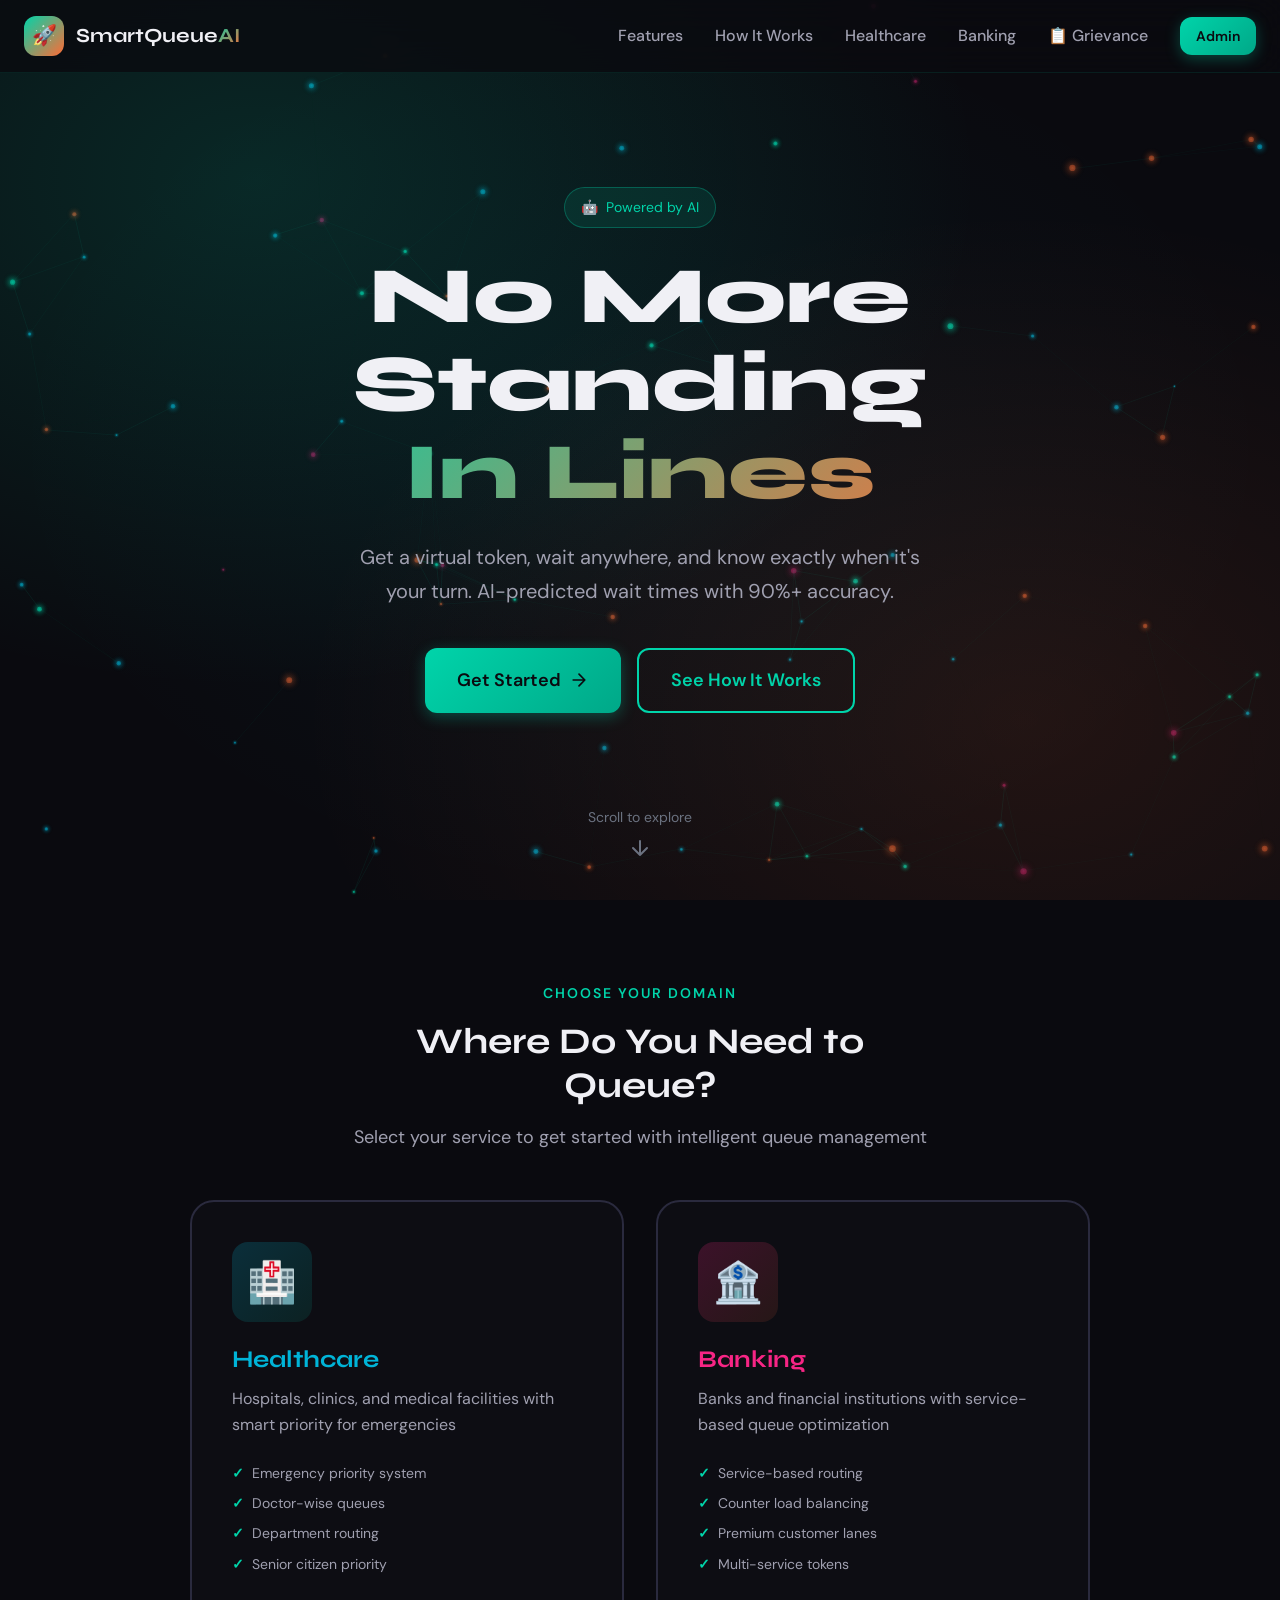
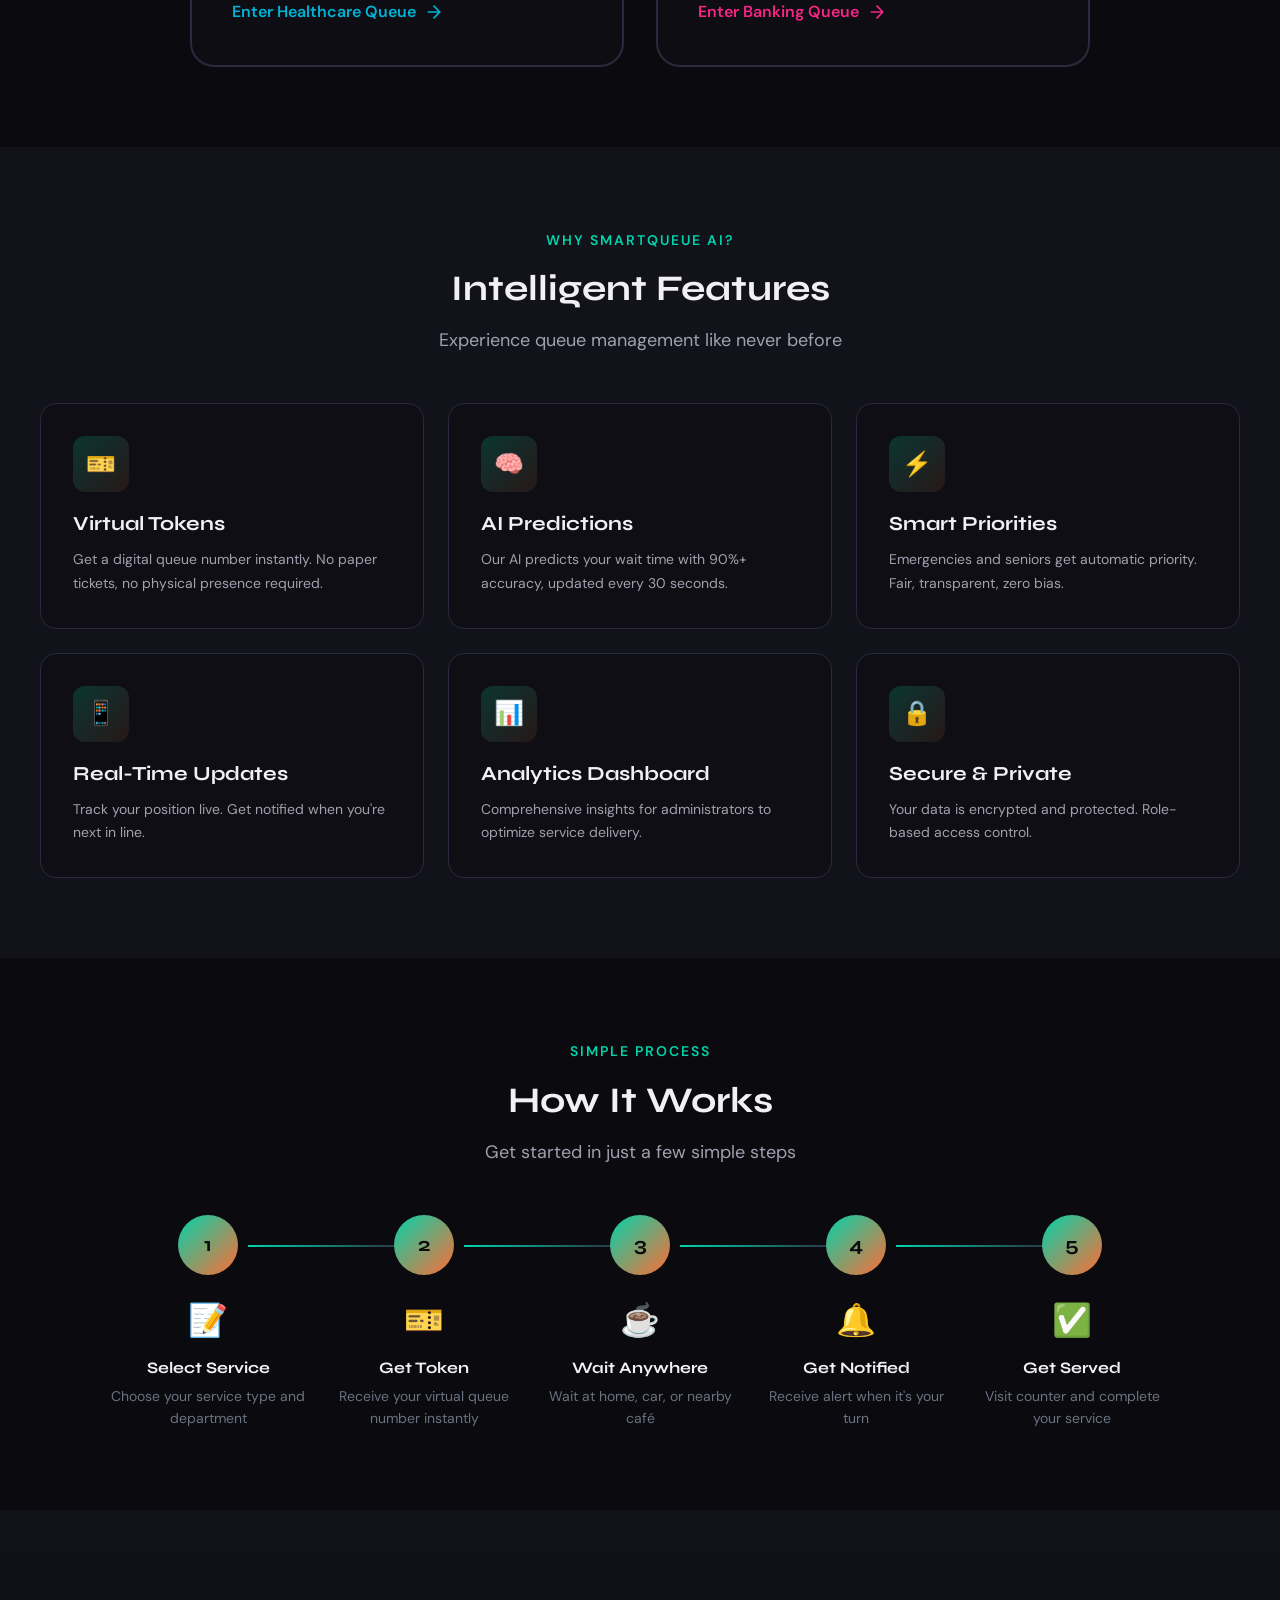
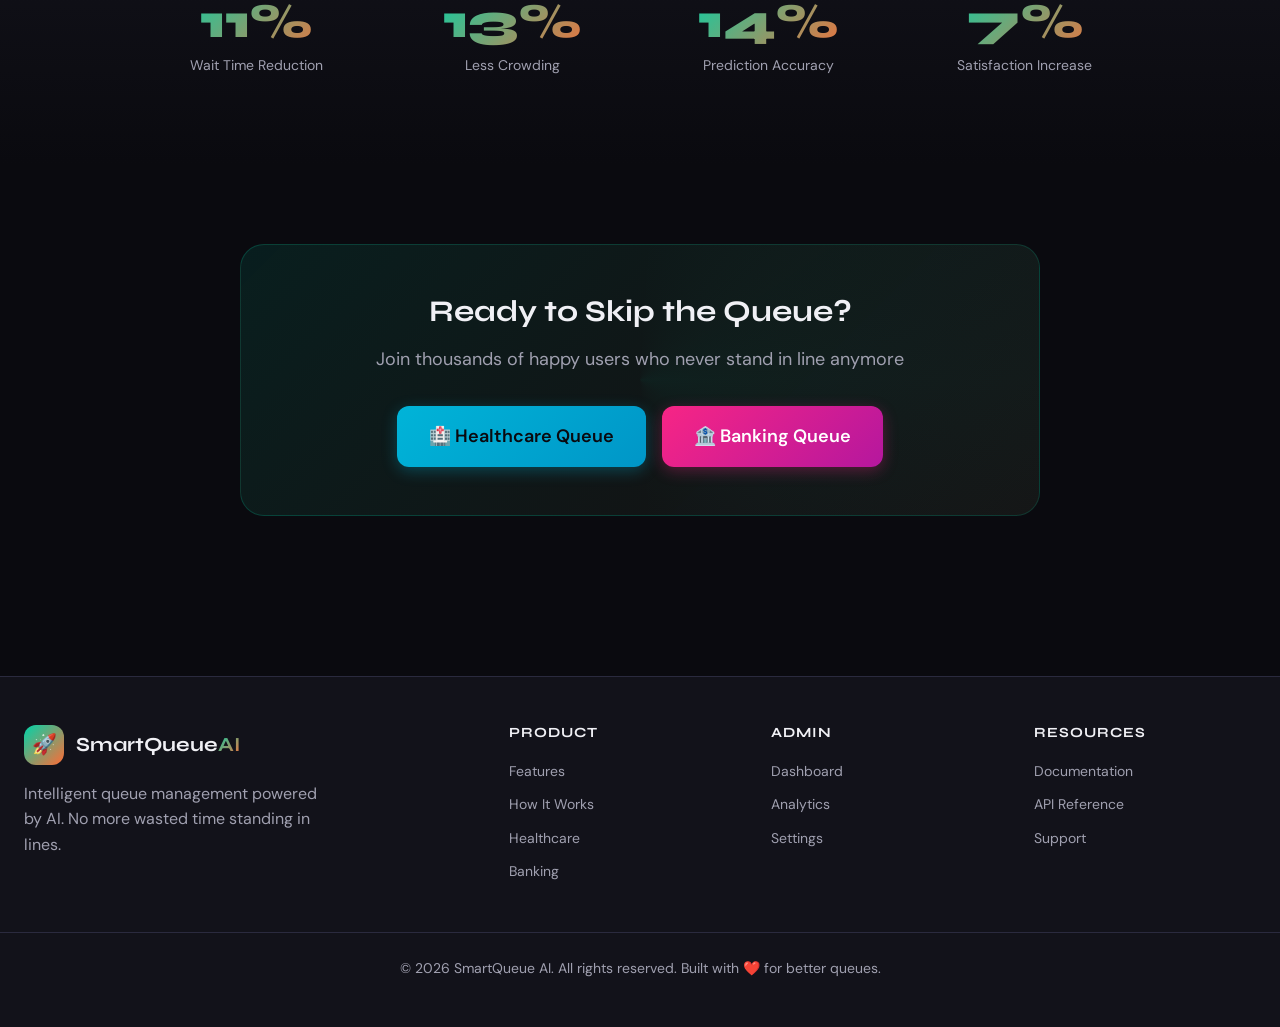
<file: SmartQueue-AI-main/frontend/index.html>
<!DOCTYPE html>
<html lang="en">
<head>
  <meta charset="UTF-8">
  <meta name="viewport" content="width=device-width, initial-scale=1.0">
  <meta name="description" content="SmartQueue AI - Intelligent queue management for healthcare and banking. Get virtual tokens, AI-predicted wait times, and wait anywhere.">
  <title>SmartQueue AI - No More Lines</title>
  
  <!-- Stylesheets -->
  <link rel="stylesheet" href="css/base.css">
  <link rel="stylesheet" href="css/animations.css">
  <link rel="stylesheet" href="css/components.css">
  <link rel="stylesheet" href="css/pages/landing.css">
  
  <!-- Favicon -->
  <link rel="icon" href="data:image/svg+xml,<svg xmlns='http://www.w3.org/2000/svg' viewBox='0 0 100 100'><text y='.9em' font-size='90'>🚀</text></svg>">
</head>
<body class="landing-page">
  <!-- Navigation -->
  <nav class="navbar">
    <div class="navbar-container">
      <a href="index.html" class="navbar-logo">
        <div class="navbar-logo-icon">🚀</div>
        <span>SmartQueue<span class="text-gradient">AI</span></span>
      </a>
      
      <button class="navbar-toggle" aria-label="Toggle menu">
        <span></span>
        <span></span>
        <span></span>
      </button>
      
      <ul class="navbar-nav">
        <li><a href="#features" class="navbar-link">Features</a></li>
        <li><a href="#how-it-works" class="navbar-link">How It Works</a></li>
        <li><a href="healthcare.html" class="navbar-link">Healthcare</a></li>
        <li><a href="banking.html" class="navbar-link">Banking</a></li>
        <li><a href="grievance.html" class="navbar-link">📋 Grievance</a></li>
        <li><a href="admin.html" class="btn btn-primary btn-sm">Admin</a></li>
      </ul>
    </div>
  </nav>

  <!-- Hero Section -->
  <section class="hero">
    <div class="hero-background">
      <canvas id="particles-canvas"></canvas>
      <div class="hero-gradient"></div>
    </div>
    
    <div class="hero-content animate animate-fade-in-up">
      <div class="hero-badge animate animate-fade-in delay-200">
        <span>🤖</span>
        <span>Powered by AI</span>
      </div>
      
      <h1 class="hero-title animate animate-fade-in-up delay-300">
        No More Standing
        <span class="hero-title-highlight">In Lines</span>
      </h1>
      
      <p class="hero-subtitle animate animate-fade-in-up delay-400">
        Get a virtual token, wait anywhere, and know exactly when it's your turn. 
        AI-predicted wait times with 90%+ accuracy.
      </p>
      
      <div class="hero-cta animate animate-fade-in-up delay-500">
        <a href="#domains" class="btn btn-primary btn-lg">
          Get Started
          <svg width="20" height="20" viewBox="0 0 24 24" fill="none" stroke="currentColor" stroke-width="2" stroke-linecap="round" stroke-linejoin="round">
            <path d="M5 12h14M12 5l7 7-7 7"/>
          </svg>
        </a>
        <a href="#how-it-works" class="btn btn-secondary btn-lg">
          See How It Works
        </a>
      </div>
    </div>
    
    <div class="hero-scroll-indicator">
      <span>Scroll to explore</span>
      <svg viewBox="0 0 24 24" fill="none" stroke="currentColor" stroke-width="2" stroke-linecap="round" stroke-linejoin="round">
        <path d="M12 5v14M5 12l7 7 7-7"/>
      </svg>
    </div>
  </section>

  <!-- Domain Selection -->
  <section class="domains-section" id="domains">
    <div class="section-header reveal">
      <span class="section-tag">Choose Your Domain</span>
      <h2 class="section-title">Where Do You Need to Queue?</h2>
      <p class="section-subtitle">Select your service to get started with intelligent queue management</p>
    </div>
    
    <div class="domains-grid reveal-stagger">
      <a href="healthcare.html" class="domain-card-large healthcare">
        <div class="domain-icon">🏥</div>
        <h3>Healthcare</h3>
        <p>Hospitals, clinics, and medical facilities with smart priority for emergencies</p>
        <ul class="domain-features">
          <li>Emergency priority system</li>
          <li>Doctor-wise queues</li>
          <li>Department routing</li>
          <li>Senior citizen priority</li>
        </ul>
        <span class="domain-cta">
          Enter Healthcare Queue
          <svg width="20" height="20" viewBox="0 0 24 24" fill="none" stroke="currentColor" stroke-width="2" stroke-linecap="round" stroke-linejoin="round">
            <path d="M5 12h14M12 5l7 7-7 7"/>
          </svg>
        </span>
      </a>
      
      <a href="banking.html" class="domain-card-large banking">
        <div class="domain-icon">🏦</div>
        <h3>Banking</h3>
        <p>Banks and financial institutions with service-based queue optimization</p>
        <ul class="domain-features">
          <li>Service-based routing</li>
          <li>Counter load balancing</li>
          <li>Premium customer lanes</li>
          <li>Multi-service tokens</li>
        </ul>
        <span class="domain-cta">
          Enter Banking Queue
          <svg width="20" height="20" viewBox="0 0 24 24" fill="none" stroke="currentColor" stroke-width="2" stroke-linecap="round" stroke-linejoin="round">
            <path d="M5 12h14M12 5l7 7-7 7"/>
          </svg>
        </span>
      </a>
    </div>
  </section>

  <!-- Features Section -->
  <section class="features-section" id="features">
    <div class="section-header reveal">
      <span class="section-tag">Why SmartQueue AI?</span>
      <h2 class="section-title">Intelligent Features</h2>
      <p class="section-subtitle">Experience queue management like never before</p>
    </div>
    
    <div class="features-grid reveal-stagger">
      <div class="feature-card">
        <div class="feature-icon">🎫</div>
        <h3>Virtual Tokens</h3>
        <p>Get a digital queue number instantly. No paper tickets, no physical presence required.</p>
      </div>
      
      <div class="feature-card">
        <div class="feature-icon">🧠</div>
        <h3>AI Predictions</h3>
        <p>Our AI predicts your wait time with 90%+ accuracy, updated every 30 seconds.</p>
      </div>
      
      <div class="feature-card">
        <div class="feature-icon">⚡</div>
        <h3>Smart Priorities</h3>
        <p>Emergencies and seniors get automatic priority. Fair, transparent, zero bias.</p>
      </div>
      
      <div class="feature-card">
        <div class="feature-icon">📱</div>
        <h3>Real-Time Updates</h3>
        <p>Track your position live. Get notified when you're next in line.</p>
      </div>
      
      <div class="feature-card">
        <div class="feature-icon">📊</div>
        <h3>Analytics Dashboard</h3>
        <p>Comprehensive insights for administrators to optimize service delivery.</p>
      </div>
      
      <div class="feature-card">
        <div class="feature-icon">🔒</div>
        <h3>Secure & Private</h3>
        <p>Your data is encrypted and protected. Role-based access control.</p>
      </div>
    </div>
  </section>

  <!-- How It Works -->
  <section class="how-it-works-section" id="how-it-works">
    <div class="section-header reveal">
      <span class="section-tag">Simple Process</span>
      <h2 class="section-title">How It Works</h2>
      <p class="section-subtitle">Get started in just a few simple steps</p>
    </div>
    
    <div class="steps-container reveal-stagger">
      <div class="step">
        <div class="step-number">1</div>
        <div class="step-icon">📝</div>
        <h4>Select Service</h4>
        <p>Choose your service type and department</p>
      </div>
      
      <div class="step">
        <div class="step-number">2</div>
        <div class="step-icon">🎫</div>
        <h4>Get Token</h4>
        <p>Receive your virtual queue number instantly</p>
      </div>
      
      <div class="step">
        <div class="step-number">3</div>
        <div class="step-icon">☕</div>
        <h4>Wait Anywhere</h4>
        <p>Wait at home, car, or nearby café</p>
      </div>
      
      <div class="step">
        <div class="step-number">4</div>
        <div class="step-icon">🔔</div>
        <h4>Get Notified</h4>
        <p>Receive alert when it's your turn</p>
      </div>
      
      <div class="step">
        <div class="step-number">5</div>
        <div class="step-icon">✅</div>
        <h4>Get Served</h4>
        <p>Visit counter and complete your service</p>
      </div>
    </div>
  </section>

  <!-- Stats Section -->
  <section class="stats-section">
    <div class="stats-grid reveal-stagger">
      <div class="stat-item">
        <div class="stat-number" data-count="73" data-suffix="%">0%</div>
        <div class="stat-label">Wait Time Reduction</div>
      </div>
      
      <div class="stat-item">
        <div class="stat-number" data-count="85" data-suffix="%">0%</div>
        <div class="stat-label">Less Crowding</div>
      </div>
      
      <div class="stat-item">
        <div class="stat-number" data-count="90" data-suffix="%">0%</div>
        <div class="stat-label">Prediction Accuracy</div>
      </div>
      
      <div class="stat-item">
        <div class="stat-number" data-count="47" data-suffix="%">0%</div>
        <div class="stat-label">Satisfaction Increase</div>
      </div>
    </div>
  </section>

  <!-- CTA Section -->
  <section class="cta-section">
    <div class="cta-card reveal">
      <div class="cta-content">
        <h2 class="cta-title">Ready to Skip the Queue?</h2>
        <p class="cta-subtitle">Join thousands of happy users who never stand in line anymore</p>
        <div class="cta-buttons">
          <a href="healthcare.html" class="btn btn-healthcare btn-lg">
            🏥 Healthcare Queue
          </a>
          <a href="banking.html" class="btn btn-banking btn-lg">
            🏦 Banking Queue
          </a>
        </div>
      </div>
    </div>
  </section>

  <!-- Footer -->
  <footer class="footer">
    <div class="footer-content">
      <div class="footer-brand">
        <a href="index.html" class="navbar-logo">
          <div class="navbar-logo-icon">🚀</div>
          <span>SmartQueue<span class="text-gradient">AI</span></span>
        </a>
        <p>Intelligent queue management powered by AI. No more wasted time standing in lines.</p>
      </div>
      
      <div class="footer-section">
        <h4 class="footer-title">Product</h4>
        <ul class="footer-links">
          <li><a href="#features">Features</a></li>
          <li><a href="#how-it-works">How It Works</a></li>
          <li><a href="healthcare.html">Healthcare</a></li>
          <li><a href="banking.html">Banking</a></li>
        </ul>
      </div>
      
      <div class="footer-section">
        <h4 class="footer-title">Admin</h4>
        <ul class="footer-links">
          <li><a href="admin.html">Dashboard</a></li>
          <li><a href="admin.html#analytics">Analytics</a></li>
          <li><a href="admin.html#settings">Settings</a></li>
        </ul>
      </div>
      
      <div class="footer-section">
        <h4 class="footer-title">Resources</h4>
        <ul class="footer-links">
          <li><a href="#">Documentation</a></li>
          <li><a href="#">API Reference</a></li>
          <li><a href="#">Support</a></li>
        </ul>
      </div>
    </div>
    
    <div class="footer-bottom">
      <p>&copy; 2026 SmartQueue AI. All rights reserved. Built with ❤️ for better queues.</p>
    </div>
  </footer>

  <!-- Scripts -->
  <script src="js/config.js"></script>
  <script src="js/api.js"></script>
  <script src="js/particles.js"></script>
  <script src="js/main.js"></script>
</body>
</html>
</file>
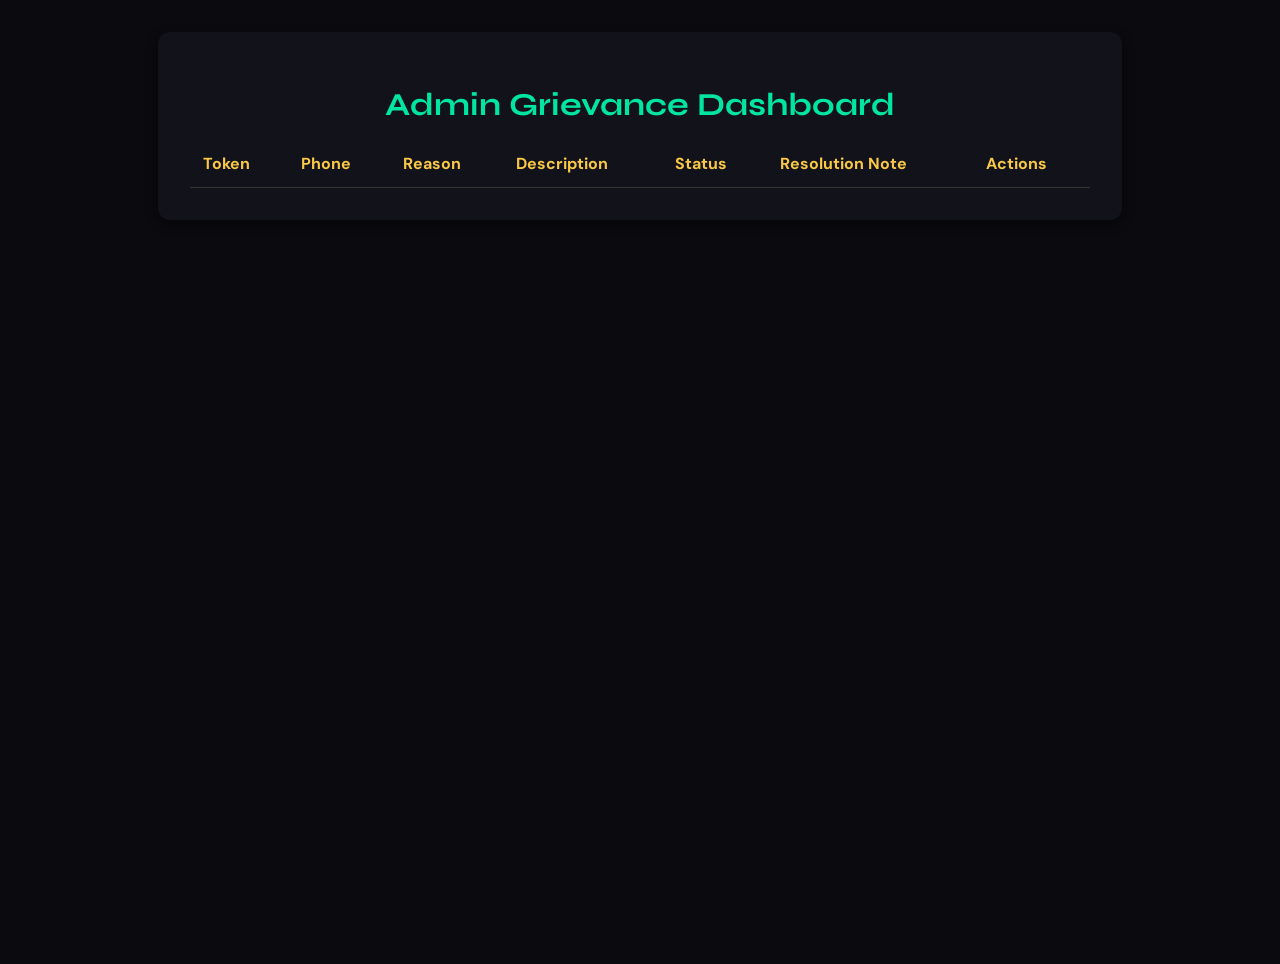
<file: SmartQueue-AI-main/frontend/admin-grievance.html>
<!DOCTYPE html>
<html lang="en">
<head>
  <meta charset="UTF-8" />
  <meta http-equiv="X-UA-Compatible" content="IE=edge" />
  <meta name="viewport" content="width=device-width, initial-scale=1.0" />
  <title>Admin Grievance Dashboard</title>
  <link href="https://fonts.googleapis.com/css2?family=Syne:wght@600&family=DM+Sans:wght@400;500&display=swap" rel="stylesheet" />
  <style>
    :root {
      --bg-color: #0a0a0f;
      --card-bg: #12121a;
      --green: #00e5a0;
      --red: #ff4d6d;
      --yellow: #f9c846;
      --text-primary: #e0e0e0;
      --text-muted: #a0a0a0;
    }
    body {
      margin: 0;
      font-family: "DM Sans", sans-serif;
      background: var(--bg-color);
      color: var(--text-primary);
      display: flex;
      justify-content: center;
      align-items: flex-start;
      min-height: 100vh;
      padding: 2rem;
    }
    h1 {
      font-family: "Syne", sans-serif;
      text-align: center;
      margin-bottom: 1rem;
      color: var(--green);
    }
    .card {
      background: var(--card-bg);
      border-radius: 12px;
      padding: 2rem;
      max-width: 900px;
      width: 100%;
      box-shadow: 0 4px 12px rgba(0,0,0,0.4);
    }
    table {
      width: 100%;
      border-collapse: collapse;
    }
    th, td {
      padding: 0.8rem;
      text-align: left;
      border-bottom: 1px solid #333;
    }
    th { color: var(--yellow); }
    .btn {
      padding: 0.5rem 0.9rem;
      border: none;
      border-radius: 6px;
      cursor: pointer;
      font-weight: 600;
      margin-right: 0.5rem;
      transition: background 0.2s;
    }
    .btn-approve { background: var(--green); color: #000; }
    .btn-approve:hover { background: #00c58a; }
    .btn-reject { background: var(--red); color: #000; }
    .btn-reject:hover { background: #e0435a; }
    .status-msg { margin-top: 1rem; }
    .error { color: var(--red); }
    .success { color: var(--green); }
    .note-input { width: 100%; padding: 0.4rem; border: 1px solid #333; border-radius: 4px; background: #1a1a24; color: var(--text-primary); font-family: inherit; }
  </style>
</head>
<body>
  <div class="card">
    <h1>Admin Grievance Dashboard</h1>
    <div id="message" class="status-msg"></div>
    <table id="grievanceTable">
      <thead>
        <tr>
          <th>Token</th>
          <th>Phone</th>
          <th>Reason</th>
          <th>Description</th>
          <th>Status</th>
          <th>Resolution Note</th>
          <th>Actions</th>
        </tr>
      </thead>
      <tbody></tbody>
    </table>
  </div>

  <script>
    const apiBase = "http://127.0.0.1:8080";
    const token = "YOUR_ADMIN_JWT_HERE"; // TODO: replace with real token
    const tableBody = document.querySelector('#grievanceTable tbody');
    const messageDiv = document.getElementById('message');
    let refreshInterval = null;

    function showMessage(msg, type='') {
      messageDiv.textContent = msg;
      messageDiv.className = '';
      if (type) messageDiv.classList.add(type);
    }

    async function fetchPending() {
      try {
        const resp = await fetch(`${apiBase}/api/grievance/list?status=pending`, {
          headers: { 'Authorization': `Bearer ${token}` }
        });
        if (!resp.ok) throw new Error(`Status ${resp.status}`);
        const data = await resp.json();
        renderTable(data);
        showMessage('');
      } catch (e) {
        console.error(e);
        showMessage('Failed to load grievances.', 'error');
      }
    }

    function renderTable(items) {
  tableBody.innerHTML = '';
  items.forEach(item => {
    const tr = document.createElement('tr');
    tr.innerHTML = `
      <td>${item.token_number || ''}</td>
      <td>${item.phone || ''}</td>
      <td style="color:${colorForReason(item.reason_code)};">${displayReason(item.reason_code)}</td>
      <td>${item.description || ''}</td>
      <td>${item.status || 'pending'}</td>
      <td><input type="text" class="note-input" placeholder="Resolution note" data-id="${item.id}" /></td>
      <td>
        <button class="btn btn-approve" data-id="${item.id}">Approve</button>
        <button class="btn btn-reject" data-id="${item.id}">Reject</button>
      </td>
    `;
    tableBody.appendChild(tr);
  });
}

// Reason handling utilities
function colorForReason(reason) {
  const r = reason ? reason.toString().toLowerCase() : '';
  switch (r) {
    case 'emergency': return 'var(--red)';
    case 'senior': return 'var(--yellow)';
    default: return 'var(--green)'; // regular or unknown
  }
}

function displayReason(reason) {
  const r = reason ? reason.toString().toLowerCase() : '';
  switch (r) {
    case 'emergency': return 'Emergency';
    case 'senior': return 'Senior Citizen';
    default: return 'Regular';
  }
}
  tableBody.innerHTML = '';
  items.forEach(item => {
    const tr = document.createElement('tr');
    tr.innerHTML = `
      <td>${item.token_number || ''}</td>
      <td>${item.phone || ''}</td>
      <td style="color:${colorForReason(item.reason_code)};">${displayReason(item.reason_code)}</td>
      <td>${item.description || ''}</td>
      <td>${item.status || 'pending'}</td>
      <td><input type="text" class="note-input" placeholder="Resolution note" data-id="${item.id}" /></td>
      <td>
        <button class="btn btn-approve" data-id="${item.id}">Approve</button>
        <button class="btn btn-reject" data-id="${item.id}">Reject</button>
      </td>
    `;
    tableBody.appendChild(tr);
  });
}

// Reason handling utilities
function colorForReason(reason) {
  const r = reason ? reason.toString().toLowerCase() : '';
  switch (r) {
    case 'emergency': return 'var(--red)';
    case 'senior': return 'var(--yellow)';
    default: return 'var(--green)'; // regular or unknown
  }
}

function displayReason(reason) {
  const r = reason ? reason.toString().toLowerCase() : '';
  switch (r) {
    case 'emergency': return 'Emergency';
    case 'senior': return 'Senior Citizen';
    default: return 'Regular';
  }
}
      tableBody.innerHTML = '';
      items.forEach(item => {
        const tr = document.createElement('tr');
        tr.innerHTML = `
          <td>${item.token_number || ''}</td>
          <td>${item.phone || ''}</td>
          <td style="color:${colorForReason(item.reason_code)};">${item.reason_code}</td>
          <td>${item.description || ''}</td>
          <td>${item.status || 'pending'}</td>
          <td><input type="text" class="note-input" placeholder="Resolution note" data-id="${item.id}" /></td>
          <td>
            <button class="btn btn-approve" data-id="${item.id}">Approve</button>
            <button class="btn btn-reject" data-id="${item.id}">Reject</button>
          </td>
        `;
        tableBody.appendChild(tr);
      });
    }

                // Reason handling utilities
        function colorForReason(reason) {
          const r = reason ? reason.toString().toLowerCase() : '';
          switch (r) {
            case 'emergency': return 'var(--red)';
            case 'senior': return 'var(--yellow)';
            default: return 'var(--green)'; // regular or unknown
          }
        }

        function displayReason(reason) {
          const r = reason ? reason.toString().toLowerCase() : '';
          switch (r) {
            case 'emergency': return 'Emergency';
            case 'senior': return 'Senior Citizen';
            default: return 'Regular';
          }
        }
          const r = reason ? reason.toString().toLowerCase() : '';
          switch (r) {
            case 'emergency': return 'var(--red)';
            case 'senior': return 'var(--yellow)';
            default: return 'var(--green)'; // treat unknown or regular as normal (green)
          }
        }

        function displayReason(reason) {
          const r = reason ? reason.toString().toLowerCase() : '';
          switch (r) {
            case 'emergency': return 'Emergency';
            case 'senior': return 'Senior Citizen';
            default: return 'Regular';
          }
        }
          const r = reason ? reason.toString().toLowerCase() : '';
          switch (r) {
            case 'emergency': return 'var(--red)';
            case 'senior': return 'var(--yellow)';
            case 'regular': return 'var(--green)';
            default: return 'var(--text-primary)';
          }
        }

        function displayReason(reason) {
          const r = reason ? reason.toString().toLowerCase() : '';
          switch (r) {
            case 'emergency': return 'Emergency';
            case 'senior': return 'Senior Citizen';
            case 'regular': return 'Regular';
            default: return reason || '';
          }
        }
      switch (reason) {
        case 'emergency': return 'var(--red)';
        case 'senior': return 'var(--yellow)';
        case 'regular': return 'var(--green)';
        default: return 'var(--text-primary)';
      }
    }

    async function handleAction(id, action) {
      const noteInput = document.querySelector(`input.note-input[data-id="${id}"]`);
      const note = noteInput ? noteInput.value.trim() : '';
      if (!note) { showMessage('Resolution note required.', 'error'); return; }
      const endpoint = `${apiBase}/api/grievance/${id}/${action}`;
      try {
        const resp = await fetch(endpoint, {
          method: 'PATCH',
          headers: {
            'Content-Type': 'application/json',
            'Authorization': `Bearer ${token}`
          },
          body: JSON.stringify({ resolution_note: note, resolved_by: 'admin' })
        });
        if (!resp.ok) throw new Error(`Status ${resp.status}`);
        showMessage(`Grievance ${action}d successfully.`, 'success');
        fetchPending(); // refresh list
      } catch (e) {
        console.error(e);
        showMessage(`Failed to ${action} grievance.`, 'error');
      }
    }

    // Delegated event handling for approve/reject buttons
    tableBody.addEventListener('click', e => {
      if (e.target.matches('button.btn-approve')) {
        const id = e.target.dataset.id;
        handleAction(id, 'approve');
      } else if (e.target.matches('button.btn-reject')) {
        const id = e.target.dataset.id;
        handleAction(id, 'reject');
      }
    });

    // Initial load and periodic refresh
    fetchPending();
    if (refreshInterval) clearInterval(refreshInterval);
    refreshInterval = setInterval(fetchPending, 60000);
  </script>
</body>
</html>
</file>
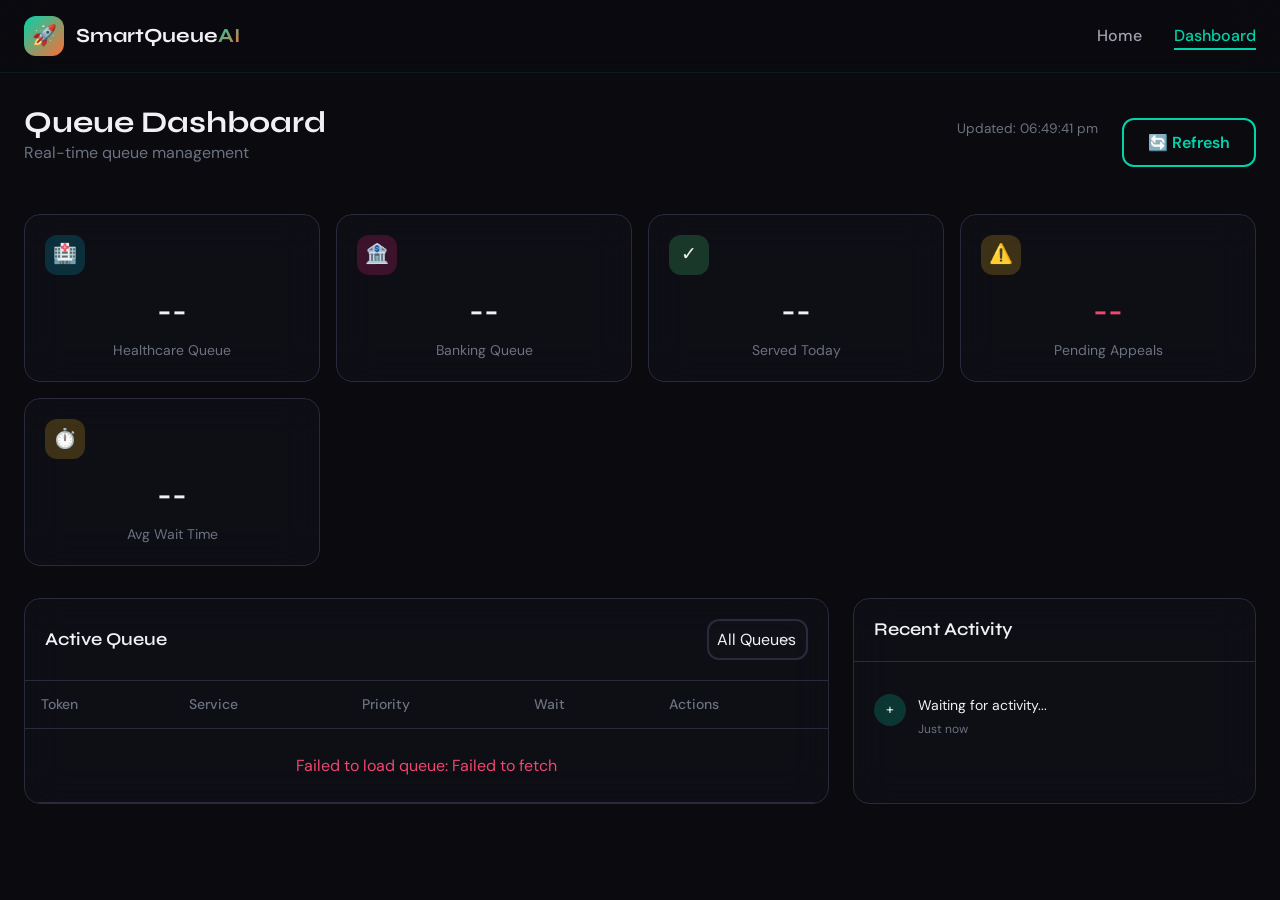
<file: SmartQueue-AI-main/frontend/admin.html>
<!DOCTYPE html>
<html lang="en">

<head>
    <meta charset="UTF-8">
    <meta name="viewport" content="width=device-width, initial-scale=1.0">
    <title>Admin Dashboard - SmartQueue AI</title>
    <link rel="stylesheet" href="css/base.css">
    <link rel="stylesheet" href="css/animations.css">
    <link rel="stylesheet" href="css/components.css">
    <link rel="stylesheet" href="css/pages/admin.css">
    <link rel="icon"
        href="data:image/svg+xml,<svg xmlns='http://www.w3.org/2000/svg' viewBox='0 0 100 100'><text y='.9em' font-size='90'>⚙️</text></svg>">
</head>

<body class="admin-page">
    <nav class="navbar">
        <div class="navbar-container">
            <a href="index.html" class="navbar-logo">
                <div class="navbar-logo-icon">🚀</div>
                <span>SmartQueue<span class="text-gradient">AI</span></span>
            </a>
            <ul class="navbar-nav">
                <li><a href="index.html" class="navbar-link">Home</a></li>
                <li><a href="admin.html" class="navbar-link active">Dashboard</a></li>
            </ul>
        </div>
    </nav>

    <!-- Login Section Bypassed -->
    <div class="login-container" id="login-section" style="display: none;">
    </div>

    <!-- Dashboard Section -->
    <div class="admin-container" id="dashboard-section" style="display: block;">
        <header class="admin-header animate animate-fade-in">
            <div>
                <h1 class="admin-title">Queue Dashboard</h1>
                <p style="color: var(--color-text-muted);">Real-time queue management</p>
            </div>
            <div class="admin-actions">
                <span id="last-updated" style="color: var(--color-text-muted); font-size:0.85rem; margin-right:12px;"></span>
                <button class="btn btn-secondary" onclick="loadDashboard()">🔄 Refresh</button>
            </div>
        </header>

        <!-- Stats Row -->
        <div class="stats-row animate animate-fade-in-up delay-200">
            <div class="stat-card">
                <div class="stat-card-header">
                    <div class="stat-card-icon healthcare">🏥</div>
                </div>
                <div class="stat-card-value" id="stat-healthcare">--</div>
                <div class="stat-card-label">Healthcare Queue</div>
            </div>
            <div class="stat-card">
                <div class="stat-card-header">
                    <div class="stat-card-icon banking">🏦</div>
                </div>
                <div class="stat-card-value" id="stat-banking">--</div>
                <div class="stat-card-label">Banking Queue</div>
            </div>
            <div class="stat-card">
                <div class="stat-card-header">
                    <div class="stat-card-icon success">✓</div>
                </div>
                <div class="stat-card-value" id="stat-served">--</div>
                <div class="stat-card-label">Served Today</div>
            </div>
            <div class="stat-card" id="grievance-stat-card" style="cursor:pointer;" onclick="showGrievancePanel()">
                <div class="stat-card-header">
                    <div class="stat-card-icon warning">⚠️</div>
                </div>
                <div class="stat-card-value" id="stat-grievances" style="color:#ef476f;">--</div>
                <div class="stat-card-label">Pending Appeals</div>
            </div>
            <div class="stat-card">
                <div class="stat-card-header">
                    <div class="stat-card-icon warning">⏱️</div>
                </div>
                <div class="stat-card-value" id="stat-avgwait">--</div>
                <div class="stat-card-label">Avg Wait Time</div>
            </div>
        </div>

        <!-- Dashboard Grid -->
        <div class="dashboard-grid animate animate-fade-in-up delay-300">
            <!-- Queue Table -->
            <div class="dashboard-card">
                <div class="dashboard-card-header">
                    <h2 class="dashboard-card-title">Active Queue</h2>
                    <select class="form-select" style="width: auto; padding: var(--space-2);" id="queue-filter">
                        <option value="all">All Queues</option>
                        <option value="healthcare">Healthcare</option>
                        <option value="banking">Banking</option>
                    </select>
                </div>
                <div class="dashboard-card-body" style="padding: 0;">
                    <table class="queue-table">
                        <thead>
                            <tr>
                                <th>Token</th>
                                <th>Service</th>
                                <th>Priority</th>
                                <th>Wait</th>
                                <th>Actions</th>
                            </tr>
                        </thead>
                        <tbody id="queue-table-body">
                            <tr>
                                <td colspan="5" style="text-align:center; padding: 24px; color: var(--color-text-muted);">
                                    Loading queue data...
                                </td>
                            </tr>
                        </tbody>
                    </table>
                </div>
            </div>

            <!-- Activity Feed -->
            <div class="dashboard-card">
                <div class="dashboard-card-header">
                    <h2 class="dashboard-card-title">Recent Activity</h2>
                </div>
                <div class="dashboard-card-body">
                    <ul class="activity-list" id="activity-list">
                        <li class="activity-item">
                            <div class="activity-icon joined">+</div>
                            <div>
                                <div class="activity-text">Waiting for activity...</div>
                                <div class="activity-time">Just now</div>
                            </div>
                        </li>
                    </ul>
                </div>
            </div>
        </div>

        <!-- Grievance Appeals Panel -->
        <div id="grievance-panel" style="display:none;" class="dashboard-card animate animate-fade-in-up" style="margin-top:24px;">
            <div class="dashboard-card-header">
                <h2 class="dashboard-card-title">⚠️ Pending Emergency Appeals</h2>
                <button class="btn btn-secondary" onclick="document.getElementById('grievance-panel').style.display='none'" style="padding:6px 12px;font-size:0.85rem;">Close</button>
            </div>
            <div class="dashboard-card-body" style="padding:0;">
                <table class="queue-table">
                    <thead>
                        <tr>
                            <th>Appeal #</th>
                            <th>Token</th>
                            <th>Dept</th>
                            <th>Severity</th>
                            <th>Patient Says</th>
                            <th>Staff Rejected Because</th>
                            <th>Actions</th>
                        </tr>
                    </thead>
                    <tbody id="grievance-table-body">
                        <tr><td colspan="7" style="text-align:center;padding:24px;color:var(--color-text-muted);">Loading appeals...</td></tr>
                    </tbody>
                </table>
            </div>
        </div>
    </div>

    <script src="js/config.js"></script>
    <script src="js/api.js"></script>
    <script src="js/main.js"></script>
    <script>

        // ── Auto-load Dashboard (Login Bypassed) ─────────
        document.addEventListener('DOMContentLoaded', () => {
            loadDashboard();
            startAutoRefresh();
        });

        // ── Load dashboard data from real API ────────────
        async function loadDashboard() {
            await Promise.all([loadStats(), loadQueueTable()]);
            document.getElementById('last-updated').textContent =
                'Updated: ' + new Date().toLocaleTimeString('en-IN', { hour: '2-digit', minute: '2-digit', second: '2-digit' });
        }

        // ── Stats from /api/admin/dashboard ─────────────
        async function loadStats() {
            try {
                const data = await api.getAdminDashboard();
                document.getElementById('stat-healthcare').textContent = data.healthcare_queue ?? 0;
                document.getElementById('stat-banking').textContent    = data.banking_queue    ?? 0;
                document.getElementById('stat-served').textContent     = data.served_today     ?? 0;
                document.getElementById('stat-avgwait').textContent    = data.avg_wait_time    ?? '0m';
                // Show pending appeals count
                const grievanceCount = data.pending_grievances ?? 0;
                document.getElementById('stat-grievances').textContent = grievanceCount;
                // Flash red if there are pending appeals
                const card = document.getElementById('grievance-stat-card');
                if (card) card.style.outline = grievanceCount > 0 ? '2px solid rgba(239,71,111,0.5)' : 'none';
            } catch (err) {
                console.error('Stats load failed:', err.message);
            }
        }

        // ── Queue table from /api/admin/queues ───────────
        async function loadQueueTable() {
            const tbody = document.getElementById('queue-table-body');
            try {
                const tokens = await api.getAdminQueues();

                if (!tokens || tokens.length === 0) {
                    tbody.innerHTML = `
                        <tr>
                            <td colspan="5" style="text-align:center; padding:24px; color:var(--color-text-muted);">
                                No active tokens in queue
                            </td>
                        </tr>`;
                    return;
                }

                // Apply current filter
                const filter = document.getElementById('queue-filter').value;

                const filtered = tokens.filter(t => {
                    if (filter === 'all') return true;
                    return t.domain === filter;
                });

                tbody.innerHTML = filtered.map(token => {
                    const icon     = token.domain === 'healthcare' ? '🏥' : '🏦';
                    const priority = token.priority || 'normal';
                    const wait     = token.estimated_wait ? `${token.estimated_wait}m` : '-';

                    const isEmergency = priority === 'emergency';
                    return `
                        <tr id="row-${token.token_id}">
                            <td class="queue-token">${token.token_id}</td>
                            <td>${icon} ${(token.service || '-').toUpperCase()}</td>
                            <td><span class="queue-priority ${priority}">${priority}</span></td>
                            <td>${wait}</td>
                            <td class="queue-actions">
                                <button class="btn-call" onclick="callToken('${token.token_id}', this)">Call</button>
                                <button class="btn-skip" onclick="skipToken('${token.token_id}', this)">Skip</button>
                                ${isEmergency ? `<button class="btn-reject-emergency" onclick="rejectEmergency('${token.token_id}', this)" title="Reject fake emergency — moves to back of normal queue" style="background:rgba(239,71,111,0.15);color:#ef476f;border:1px solid rgba(239,71,111,0.4);padding:4px 10px;border-radius:6px;cursor:pointer;font-size:0.8rem;">⚠️ Reject</button>` : ''}
                            </td>
                        </tr>`;
                }).join('');

            } catch (err) {
                tbody.innerHTML = `
                    <tr>
                        <td colspan="5" style="text-align:center; padding:24px; color:#ef476f;">
                            Failed to load queue: ${err.message}
                        </td>
                    </tr>`;
            }
        }

        // ── Call token — uses real admin endpoint, triggers queue recalculation ──
        async function callToken(tokenId, btn) {
            btn.disabled = true;
            try {
                await api.adminCallToken(tokenId);
                addActivity(`<strong>${tokenId}</strong> called to counter`, 'called');
                const row = document.getElementById(`row-${tokenId}`);
                if (row) {
                    row.style.background = 'rgba(6, 214, 160, 0.15)';
                    setTimeout(() => { row.remove(); loadStats(); }, 1000);
                }
            } catch (err) {
                addActivity(`Failed to call ${tokenId}: ${err.message}`, 'served');
                btn.disabled = false;
            }
        }

        // ── Skip token — real admin endpoint, adds SKIP_GRACE_BUFFER (5 min) ──
        // Buffer-aware: next person in queue gets grace time so they don't lose spot
        async function skipToken(tokenId, btn) {
            btn.disabled = true;
            try {
                const result = await api.adminSkipToken(tokenId);
                addActivity(
                    `<strong>${tokenId}</strong> skipped — moved to end. +${result.buffer_added || 5}min buffer added for next person`,
                    'joined'
                );
                // Move row to bottom visually
                const row = document.getElementById(`row-${tokenId}`);
                if (row) {
                    // Update wait time cell to show new position
                    document.getElementById('queue-table-body').appendChild(row);
                }
                // Reload table after 1s to show updated ETAs
                setTimeout(loadQueueTable, 1000);
            } catch (err) {
                addActivity(`Failed to skip ${tokenId}: ${err.message}`, 'served');
            }
            btn.disabled = false;
        }

        // ── Reject emergency claim — penalty: back of normal queue ──
        async function rejectEmergency(tokenId, btn) {
            const reason = prompt(
                `Reject emergency claim for ${tokenId}?\n\nEnter reason (required for audit log):\ne.g. "Patient walking normally", "Claimed headache only", "Refused physical check"`
            );
            if (reason === null) return;  // cancelled
            if (!reason.trim()) { alert('Please enter a reason.'); return; }

            btn.disabled = true;
            try {
                const result = await fetch(`${API_CONFIG.BASE_URL}/api/admin/tokens/${tokenId}/reject-emergency`, {
                    method: 'PATCH',
                    headers: {
                        'Content-Type': 'application/json',
                        'Authorization': `Bearer ${localStorage.getItem('authToken')}`
                    },
                    body: JSON.stringify({ reason: reason.trim() })
                });
                const data = await result.json();
                const strikesNote = data.total_strikes ? ` (${data.total_strikes}/3 strikes)` : '';
                const blockedNote = data.emergency_blocked ? ' — BLOCKED from emergency' : '';
                addActivity(
                    `<strong>${tokenId}</strong> REJECTED — "${reason}" → pos #${data.new_position}${strikesNote}${blockedNote}`,
                    'served'
                );
                setTimeout(loadQueueTable, 500);
            } catch (err) {
                addActivity(`Failed: ${err.message}`, 'served');
                btn.disabled = false;
            }
        }

        // ── Grievance panel ───────────────────────────────────────────────────
        async function showGrievancePanel() {
            document.getElementById('grievance-panel').style.display = 'block';
            await loadGrievances();
        }

        async function loadGrievances() {
            const tbody = document.getElementById('grievance-table-body');
            try {
                const res  = await fetch(`${API_CONFIG.BASE_URL}/api/grievance/list?status=pending`, {
                    headers: { 'Authorization': `Bearer ${localStorage.getItem('authToken')}` }
                });
                const data = await res.json();
                if (!data.grievances || data.grievances.length === 0) {
                    tbody.innerHTML = `<tr><td colspan="7" style="text-align:center;padding:24px;color:var(--color-text-muted);">No pending appeals</td></tr>`;
                    return;
                }
                tbody.innerHTML = data.grievances.map(g => {
                    const flagColors = {
                        'likely_genuine': '#06d6a0',
                        'needs_check':    '#BA7517',
                        'suspicious':     '#ef476f'
                    };
                    const fc = flagColors[g.severity_flag] || '#888';
                    return `
                        <tr id="grievance-row-${g.grievance_id}">
                            <td>#${g.grievance_id}</td>
                            <td class="queue-token">${g.token_number || '-'}</td>
                            <td>${(g.department || '-').toUpperCase()}</td>
                            <td style="color:${fc};">${g.severity_flag || '-'} (${g.severity_score || '?'}/10)</td>
                            <td style="font-size:0.82rem;max-width:200px;">${g.description.substring(0, 80)}${g.description.length > 80 ? '...' : ''}</td>
                            <td style="font-size:0.82rem;color:var(--color-text-muted);">${g.rejection_reason || '-'}</td>
                            <td>
                                <button onclick="resolveGrievance(${g.grievance_id}, '${g.token_number}', 'approve')"
                                    style="background:rgba(6,214,160,0.15);color:#06d6a0;border:1px solid rgba(6,214,160,0.4);padding:4px 10px;border-radius:6px;cursor:pointer;font-size:0.8rem;margin-right:4px;">
                                    ✓ Approve
                                </button>
                                <button onclick="resolveGrievance(${g.grievance_id}, '${g.token_number}', 'reject')"
                                    style="background:rgba(239,71,111,0.15);color:#ef476f;border:1px solid rgba(239,71,111,0.4);padding:4px 10px;border-radius:6px;cursor:pointer;font-size:0.8rem;">
                                    ✗ Deny
                                </button>
                            </td>
                        </tr>`;
                }).join('');
            } catch (err) {
                tbody.innerHTML = `<tr><td colspan="7" style="text-align:center;color:#ef476f;">Failed to load: ${err.message}</td></tr>`;
            }
        }

        async function resolveGrievance(grievanceId, tokenId, action) {
            const note = prompt(
                `${action === 'approve' ? 'APPROVE' : 'DENY'} appeal #${grievanceId} for ${tokenId}?\n\n` +
                `Enter resolution note (required):\n` +
                (action === 'approve'
                    ? 'e.g. "Patient showed visible distress, genuine emergency"'
                    : 'e.g. "No physical signs of emergency on arrival"')
            );
            if (note === null) return;
            if (!note.trim()) { alert('Please enter a resolution note.'); return; }

            try {
                const res = await fetch(`${API_CONFIG.BASE_URL}/api/grievance/${grievanceId}/${action}`, {
                    method: 'PATCH',
                    headers: {
                        'Content-Type': 'application/json',
                        'Authorization': `Bearer ${localStorage.getItem('authToken')}`
                    },
                    body: JSON.stringify({ resolution_note: note.trim(), resolved_by: 'admin' })
                });
                const data = await res.json();
                addActivity(
                    `Appeal #${grievanceId} (${tokenId}) ${action === 'approve' ? 'APPROVED — emergency restored' : 'DENIED — stays normal queue'}`,
                    action === 'approve' ? 'served' : 'joined'
                );
                document.getElementById(`grievance-row-${grievanceId}`)?.remove();
                loadStats();
                loadQueueTable();
            } catch (err) {
                alert('Failed: ' + err.message);
            }
        }

        // ── Activity feed ─────────────────────────────────
        function addActivity(text, type) {
            const list = document.getElementById('activity-list');
            const icons = { served: '✓', called: '📢', joined: '+' };
            const item  = document.createElement('li');
            item.className = 'activity-item';
            item.innerHTML = `
                <div class="activity-icon ${type}">${icons[type] || '+'}</div>
                <div>
                    <div class="activity-text">${text}</div>
                    <div class="activity-time">${new Date().toLocaleTimeString('en-IN', { hour: '2-digit', minute: '2-digit' })}</div>
                </div>`;
            list.insertBefore(item, list.firstChild);
            if (list.children.length > 15) list.lastChild.remove();
        }

        // ── Filter ────────────────────────────────────────
        document.getElementById('queue-filter').addEventListener('change', loadQueueTable);

        // ── Auto-refresh every 30 seconds ─────────────────
        let refreshInterval = null;

        function startAutoRefresh() {
            refreshInterval = setInterval(loadDashboard, 30000);
        }

        function stopAutoRefresh() {
            if (refreshInterval) clearInterval(refreshInterval);
        }

    </script>
</body>

</html>
</file>
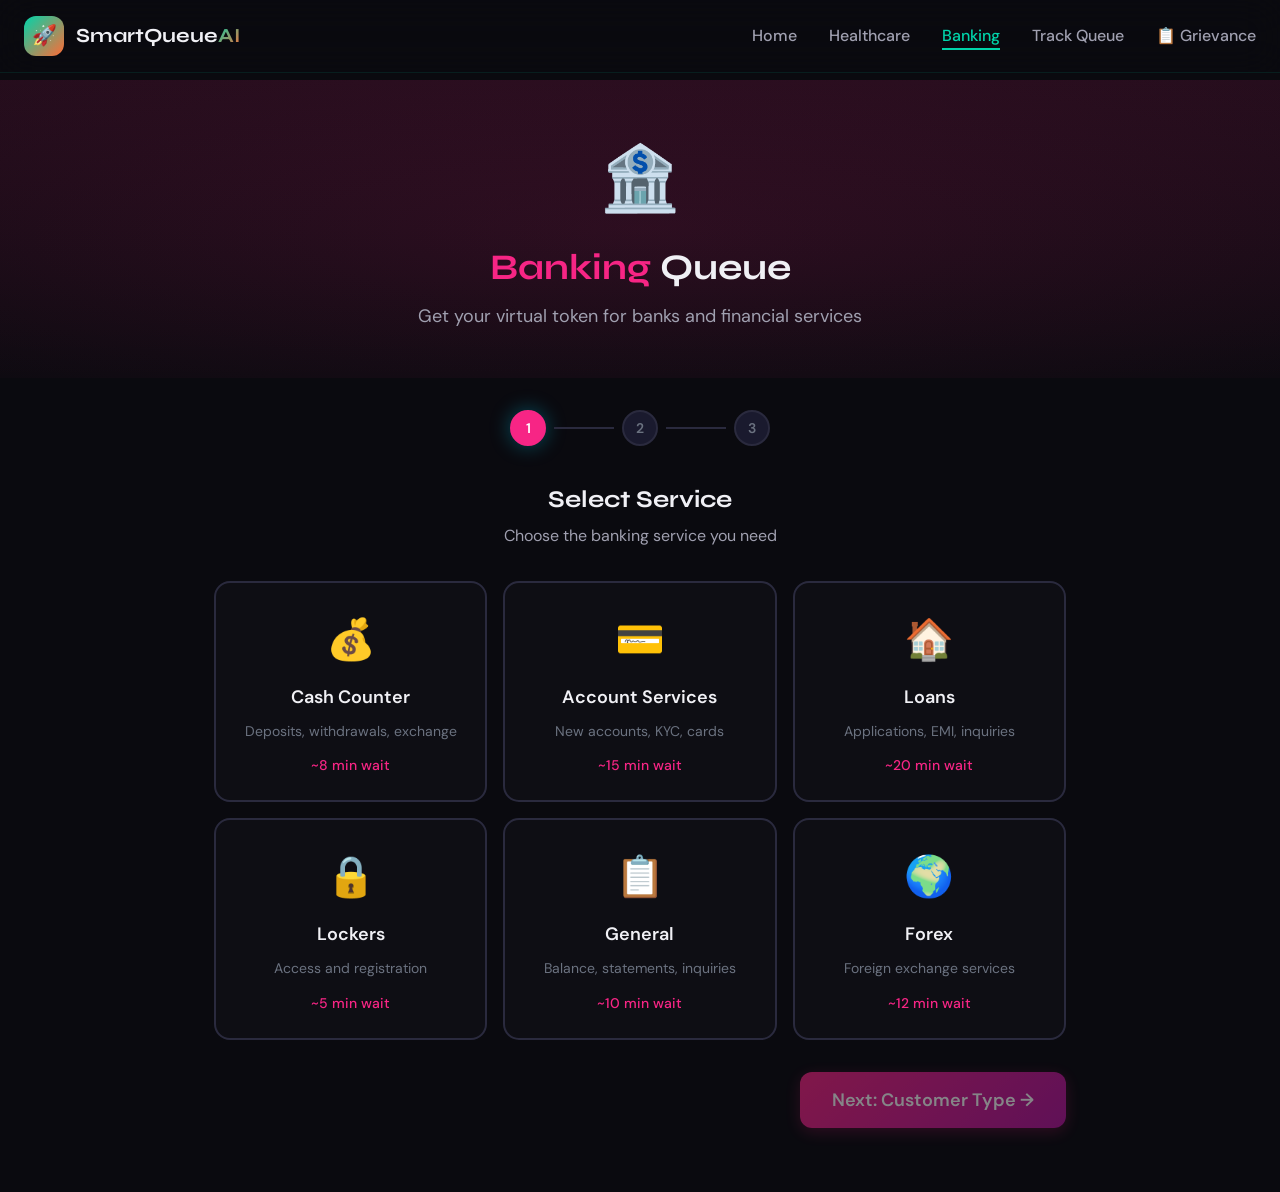
<file: SmartQueue-AI-main/frontend/banking.html>
<!DOCTYPE html>
<html lang="en">

<head>
    <meta charset="UTF-8">
    <meta name="viewport" content="width=device-width, initial-scale=1.0">
    <title>Banking Queue - SmartQueue AI</title>
    <link rel="stylesheet" href="css/base.css">
    <link rel="stylesheet" href="css/animations.css">
    <link rel="stylesheet" href="css/components.css">
    <link rel="stylesheet" href="css/pages/healthcare.css">
    <link rel="stylesheet" href="css/pages/banking.css">
    <link rel="icon"
        href="data:image/svg+xml,<svg xmlns='http://www.w3.org/2000/svg' viewBox='0 0 100 100'><text y='.9em' font-size='90'>🏦</text></svg>">
</head>

<body class="healthcare-page banking-page">
    <nav class="navbar">
        <div class="navbar-container">
            <a href="index.html" class="navbar-logo">
                <div class="navbar-logo-icon">🚀</div>
                <span>SmartQueue<span class="text-gradient">AI</span></span>
            </a>
            <ul class="navbar-nav">
                <li><a href="index.html" class="navbar-link">Home</a></li>
                <li><a href="healthcare.html" class="navbar-link">Healthcare</a></li>
                <li><a href="banking.html" class="navbar-link active">Banking</a></li>
                <li><a href="tracking.html" class="navbar-link">Track Queue</a></li>
                <li><a href="grievance.html" class="navbar-link">📋 Grievance</a></li>
            </ul>
        </div>
    </nav>

    <header class="page-header">
        <div class="page-header-content animate animate-fade-in-up">
            <span class="page-icon">🏦</span>
            <h1 class="page-title"><span class="highlight">Banking</span> Queue</h1>
            <p class="page-subtitle">Get your virtual token for banks and financial services</p>
        </div>
    </header>

    <main class="queue-form-container">
        <div class="step-progress animate animate-fade-in delay-200">
            <div class="step-indicator">
                <div class="step-dot active" data-step="1">1</div>
            </div>
            <div class="step-line"></div>
            <div class="step-indicator">
                <div class="step-dot" data-step="2">2</div>
            </div>
            <div class="step-line"></div>
            <div class="step-indicator">
                <div class="step-dot" data-step="3">3</div>
            </div>
        </div>

        <form id="banking-form">
            <!-- Step 1: Service Selection -->
            <section class="form-section active" data-step="1">
                <h2 class="form-section-title">Select Service</h2>
                <p class="form-section-subtitle">Choose the banking service you need</p>

                <div class="service-grid">
                    <div class="service-card" data-service="cash">
                        <div class="service-icon">💰</div>
                        <div class="service-name">Cash Counter</div>
                        <div class="service-desc">Deposits, withdrawals, exchange</div>
                        <div class="service-queue">~8 min wait</div>
                    </div>
                    <div class="service-card" data-service="accounts">
                        <div class="service-icon">💳</div>
                        <div class="service-name">Account Services</div>
                        <div class="service-desc">New accounts, KYC, cards</div>
                        <div class="service-queue">~15 min wait</div>
                    </div>
                    <div class="service-card" data-service="loans">
                        <div class="service-icon">🏠</div>
                        <div class="service-name">Loans</div>
                        <div class="service-desc">Applications, EMI, inquiries</div>
                        <div class="service-queue">~20 min wait</div>
                    </div>
                    <div class="service-card" data-service="lockers">
                        <div class="service-icon">🔒</div>
                        <div class="service-name">Lockers</div>
                        <div class="service-desc">Access and registration</div>
                        <div class="service-queue">~5 min wait</div>
                    </div>
                    <div class="service-card" data-service="general">
                        <div class="service-icon">📋</div>
                        <div class="service-name">General</div>
                        <div class="service-desc">Balance, statements, inquiries</div>
                        <div class="service-queue">~10 min wait</div>
                    </div>
                    <div class="service-card" data-service="forex">
                        <div class="service-icon">🌍</div>
                        <div class="service-name">Forex</div>
                        <div class="service-desc">Foreign exchange services</div>
                        <div class="service-queue">~12 min wait</div>
                    </div>
                </div>

                <div class="form-actions">
                    <span></span>
                    <button type="button" class="btn btn-banking btn-lg next-step" disabled>
                        Next: Customer Type →
                    </button>
                </div>
            </section>

            <!-- Step 2: Customer Type -->
            <section class="form-section" data-step="2">
                <h2 class="form-section-title">Customer Type</h2>
                <p class="form-section-subtitle">Select your customer category</p>

                <div class="customer-type-grid">
                    <div class="customer-type-card premium" data-type="premium">
                        <div class="customer-icon">👑</div>
                        <div class="customer-type-name">Premium</div>
                        <div class="customer-type-desc">Priority banking customers</div>
                        <div class="customer-type-wait">Express Lane</div>
                    </div>
                    <div class="customer-type-card senior" data-type="senior">
                        <div class="customer-icon">👴</div>
                        <div class="customer-type-name">Senior Citizen</div>
                        <div class="customer-type-desc">Age 60+ or differently-abled</div>
                        <div class="customer-type-wait">Priority Queue</div>
                    </div>
                    <div class="customer-type-card regular" data-type="regular">
                        <div class="customer-icon">👤</div>
                        <div class="customer-type-name">Regular</div>
                        <div class="customer-type-desc">Standard banking customer</div>
                        <div class="customer-type-wait">Regular Queue</div>
                    </div>
                </div>

                <div class="form-actions">
                    <button type="button" class="btn btn-secondary prev-step">← Back</button>
                    <button type="button" class="btn btn-banking btn-lg next-step" disabled>
                        Next: Your Details →
                    </button>
                </div>
            </section>

            <!-- Step 3: Customer Details -->
            <section class="form-section" data-step="3">
                <h2 class="form-section-title">Your Details</h2>
                <p class="form-section-subtitle">Enter your information to get your token</p>

                <div class="branch-info">
                    <div class="branch-card">
                        <div class="branch-icon">🏦</div>
                        <div class="branch-detail">
                            <div class="branch-label">Branch</div>
                            <div class="branch-value">Main Street Branch</div>
                        </div>
                    </div>
                    <div class="branch-card">
                        <div class="branch-icon">🖥️</div>
                        <div class="branch-detail">
                            <div class="branch-label">Counter Assigned</div>
                            <div class="branch-value" id="assigned-counter">Counter 3</div>
                        </div>
                    </div>
                </div>

                <div class="patient-form">
                    <div class="form-group">
                        <label class="form-label">Full Name *</label>
                        <input type="text" class="form-input" id="customer-name" placeholder="Enter your full name" required>
                    </div>
                    <div class="form-group">
                        <label class="form-label">Phone Number *</label>
                        <input type="tel" class="form-input" id="customer-phone" placeholder="10-digit mobile" required>
                    </div>
                    <div class="form-group">
                        <label class="form-label">Account Number (Optional)</label>
                        <input type="text" class="form-input" id="customer-account" placeholder="Your account number">
                    </div>
                    <div class="form-group">
                        <label class="form-label">Purpose</label>
                        <select class="form-select" id="customer-purpose">
                            <option value="">Select purpose</option>
                            <option value="deposit">Deposit</option>
                            <option value="withdrawal">Withdrawal</option>
                            <option value="inquiry">Account Inquiry</option>
                            <option value="other">Other</option>
                        </select>
                    </div>
                </div>

                <div class="summary-card mt-8">
                    <h3 style="margin-bottom: var(--space-4);">Booking Summary</h3>
                    <div class="summary-row">
                        <span class="summary-label">Service</span>
                        <span class="summary-value" id="summary-service">-</span>
                    </div>
                    <div class="summary-row">
                        <span class="summary-label">Customer Type</span>
                        <span class="summary-value banking-color" id="summary-type">-</span>
                    </div>
                    <div class="summary-row">
                        <span class="summary-label">Counter</span>
                        <span class="summary-value" id="summary-counter">Counter 3</span>
                    </div>
                </div>

                <div class="estimated-wait">
                    <div class="wait-time-large" id="estimated-time">~10</div>
                    <div class="wait-info">
                        <div class="wait-info-label">Estimated Wait Time (minutes)</div>
                        <div class="wait-info-ai">🤖 AI Predicted • 90% accuracy</div>
                    </div>
                </div>

                <div id="submit-error" style="display:none; color:#ef476f; text-align:center; margin-bottom:12px;"></div>

                <div class="form-actions">
                    <button type="button" class="btn btn-secondary prev-step">← Back</button>
                    <button type="submit" class="btn btn-banking btn-lg" id="submit-btn">🎫 Get My Token</button>
                </div>
            </section>
        </form>
    </main>

    <!-- ✅ Load config and api FIRST before any other scripts -->
    <script src="js/config.js"></script>
    <script src="js/api.js"></script>
    <script src="js/main.js"></script>
    <script>
        document.addEventListener('DOMContentLoaded', () => {
            const form = document.getElementById('banking-form');
            let currentStep = 1;
            let formData = { service: null, type: null };

            function updateStep(step) {
                currentStep = step;
                document.querySelectorAll('.form-section').forEach((s, i) => s.classList.toggle('active', i + 1 === step));
                document.querySelectorAll('.step-dot').forEach((d, i) => {
                    d.classList.remove('active', 'completed');
                    if (i + 1 < step) d.classList.add('completed');
                    if (i + 1 === step) d.classList.add('active');
                });
                document.querySelectorAll('.step-line').forEach((l, i) => l.classList.toggle('completed', i + 1 < step));
                document.querySelector('.queue-form-container').scrollIntoView({ behavior: 'smooth', block: 'start' });
            }

            // Service selection
            document.querySelectorAll('.service-card').forEach(card => {
                card.addEventListener('click', () => {
                    document.querySelectorAll('.service-card').forEach(c => c.classList.remove('selected'));
                    card.classList.add('selected');
                    formData.service = card.dataset.service;
                    document.querySelector('[data-step="1"] .next-step').disabled = false;
                    document.getElementById('summary-service').textContent = card.querySelector('.service-name').textContent;
                });
            });

            // Customer type selection
            document.querySelectorAll('.customer-type-card').forEach(card => {
                card.addEventListener('click', () => {
                    document.querySelectorAll('.customer-type-card').forEach(c => c.classList.remove('selected'));
                    card.classList.add('selected');
                    formData.type = card.dataset.type;
                    document.querySelector('[data-step="2"] .next-step').disabled = false;
                    document.getElementById('summary-type').textContent = card.querySelector('.customer-type-name').textContent;
                    const times = { premium: '~3', senior: '~5', regular: '~12' };
                    document.getElementById('estimated-time').textContent = times[formData.type];
                });
            });

            document.querySelectorAll('.next-step').forEach(btn => btn.addEventListener('click', () => updateStep(currentStep + 1)));
            document.querySelectorAll('.prev-step').forEach(btn => btn.addEventListener('click', () => updateStep(currentStep - 1)));

            // ✅ Form submit — calls real backend API
            form.addEventListener('submit', async (e) => {
                e.preventDefault();

                const name    = document.getElementById('customer-name').value.trim();
                const phone   = document.getElementById('customer-phone').value.trim();
                const errBox  = document.getElementById('submit-error');
                const btn     = document.getElementById('submit-btn');

                if (!name || !phone) {
                    errBox.textContent = 'Please fill in your name and phone number.';
                    errBox.style.display = 'block';
                    return;
                }

                btn.disabled    = true;
                btn.textContent = '⏳ Creating Token...';
                errBox.style.display = 'none';

                try {
                    // ✅ Call real backend
                    const response = await api.createBankingToken({
                        name,
                        phone,
                        service:     formData.service,
                        accountType: formData.type,
                        isPremium:   formData.type === 'premium'
                    });

                    // ✅ Save real token data to localStorage for token.html to read
                    localStorage.setItem('currentToken', JSON.stringify({
                        id:            response.token_id,
                        type:          'banking',
                        name,
                        phone,
                        service:       formData.service,
                        customerType:  formData.type,
                        position:      response.position,
                        estimatedWait: response.estimated_wait_time,
                        timestamp:     Date.now()
                    }));

                    window.location.href = 'token.html';

                } catch (error) {
                    console.error('Error creating token:', error);
                    errBox.textContent   = 'Failed to create token: ' + (error.message || 'Please try again.');
                    errBox.style.display = 'block';
                    btn.disabled         = false;
                    btn.textContent      = '🎫 Get My Token';
                }
            });
        });
    </script>
</body>

</html>
</file>
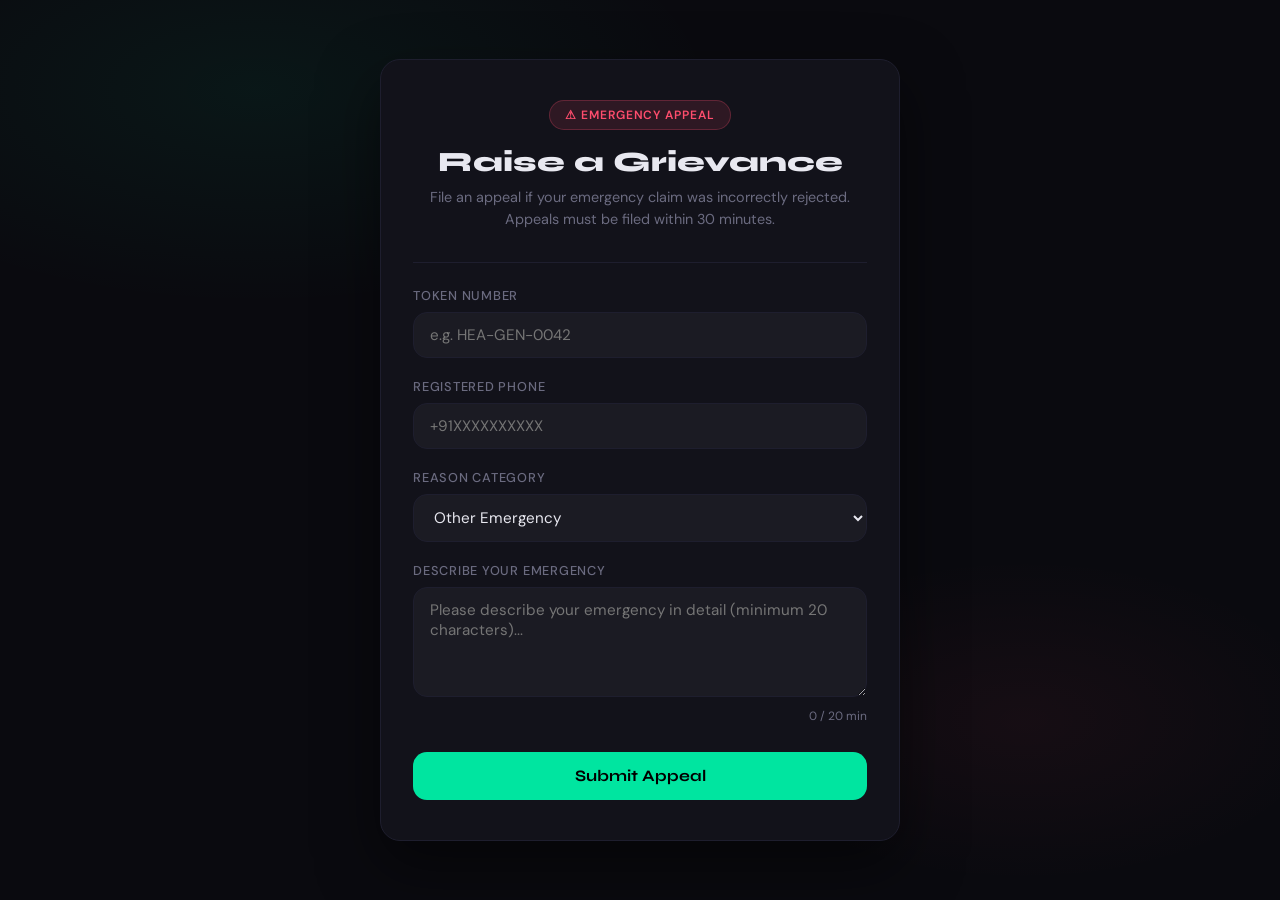
<file: SmartQueue-AI-main/frontend/grievance.html>
<!DOCTYPE html>
<html lang="en">
<head>
  <meta charset="UTF-8" />
  <meta name="viewport" content="width=device-width, initial-scale=1.0"/>
  <title>Raise Grievance — SmartQueue</title>
  <link href="https://fonts.googleapis.com/css2?family=Syne:wght@400;600;700;800&family=DM+Sans:wght@300;400;500&display=swap" rel="stylesheet"/>
  <style>
    *, *::before, *::after { box-sizing: border-box; margin: 0; padding: 0; }

    :root {
      --bg:        #0a0a0f;
      --surface:   #12121a;
      --border:    #1e1e2e;
      --accent:    #00e5a0;
      --red:       #ff4d6d;
      --yellow:    #f9c846;
      --text:      #e8e8f0;
      --muted:     #6b6b80;
      --radius:    14px;
    }

    body {
      background: var(--bg);
      color: var(--text);
      font-family: 'DM Sans', sans-serif;
      min-height: 100vh;
      display: flex;
      align-items: center;
      justify-content: center;
      padding: 2rem 1rem;
      background-image:
        radial-gradient(ellipse 60% 40% at 20% 10%, rgba(0,229,160,.06) 0%, transparent 60%),
        radial-gradient(ellipse 40% 30% at 80% 80%, rgba(255,77,109,.05) 0%, transparent 60%);
    }

    .card {
      background: var(--surface);
      border: 1px solid var(--border);
      border-radius: 20px;
      padding: 2.5rem 2rem;
      width: 100%;
      max-width: 520px;
      box-shadow: 0 24px 60px rgba(0,0,0,.5);
      animation: slideUp .4s ease;
    }

    @keyframes slideUp {
      from { opacity: 0; transform: translateY(20px); }
      to   { opacity: 1; transform: translateY(0); }
    }

    .header { margin-bottom: 2rem; text-align: center; }

    .badge {
      display: inline-flex;
      align-items: center;
      gap: .4rem;
      background: rgba(255,77,109,.12);
      color: var(--red);
      border: 1px solid rgba(255,77,109,.25);
      border-radius: 999px;
      padding: .35rem .9rem;
      font-size: .75rem;
      font-weight: 600;
      letter-spacing: .08em;
      text-transform: uppercase;
      margin-bottom: 1rem;
    }

    h1 {
      font-family: 'Syne', sans-serif;
      font-size: 1.75rem;
      font-weight: 800;
      line-height: 1.2;
      margin-bottom: .5rem;
    }

    .subtitle {
      color: var(--muted);
      font-size: .9rem;
      line-height: 1.5;
    }

    /* ── Form ── */
    .field { margin-bottom: 1.25rem; }

    label {
      display: block;
      font-size: .8rem;
      font-weight: 500;
      letter-spacing: .06em;
      text-transform: uppercase;
      color: var(--muted);
      margin-bottom: .5rem;
    }

    input, textarea, select {
      width: 100%;
      background: rgba(255,255,255,.04);
      border: 1.5px solid var(--border);
      border-radius: var(--radius);
      color: var(--text);
      font-family: 'DM Sans', sans-serif;
      font-size: .95rem;
      padding: .75rem 1rem;
      outline: none;
      transition: border-color .2s, box-shadow .2s;
    }

    input:focus, textarea:focus, select:focus {
      border-color: var(--accent);
      box-shadow: 0 0 0 3px rgba(0,229,160,.1);
    }

    textarea { resize: vertical; min-height: 110px; }

    select option { background: #1a1a2e; }

    /* char counter */
    .field-footer {
      display: flex;
      justify-content: flex-end;
      margin-top: .35rem;
    }
    .char-count { font-size: .75rem; color: var(--muted); }
    .char-count.warn { color: var(--yellow); }
    .char-count.ok   { color: var(--accent); }

    /* ── Button ── */
    button[type="submit"] {
      width: 100%;
      background: var(--accent);
      color: #000;
      font-family: 'Syne', sans-serif;
      font-size: 1rem;
      font-weight: 700;
      border: none;
      border-radius: var(--radius);
      padding: .9rem;
      cursor: pointer;
      transition: opacity .2s, transform .15s;
      margin-top: .5rem;
      position: relative;
    }

    button[type="submit"]:hover  { opacity: .88; }
    button[type="submit"]:active { transform: scale(.98); }
    button[type="submit"]:disabled { opacity: .45; cursor: not-allowed; }

    .spinner {
      display: none;
      width: 18px; height: 18px;
      border: 2px solid rgba(0,0,0,.3);
      border-top-color: #000;
      border-radius: 50%;
      animation: spin .6s linear infinite;
      margin: 0 auto;
    }
    @keyframes spin { to { transform: rotate(360deg); } }

    /* ── Alert boxes ── */
    .alert {
      border-radius: var(--radius);
      padding: 1rem 1.1rem;
      font-size: .9rem;
      line-height: 1.5;
      margin-top: 1.25rem;
      display: none;
      animation: fadeIn .3s ease;
    }
    @keyframes fadeIn { from { opacity: 0; } to { opacity: 1; } }

    .alert.success {
      background: rgba(0,229,160,.1);
      border: 1px solid rgba(0,229,160,.3);
      color: var(--accent);
      display: block;
    }
    .alert.error {
      background: rgba(255,77,109,.1);
      border: 1px solid rgba(255,77,109,.3);
      color: var(--red);
      display: block;
    }
    .alert .alert-title {
      font-family: 'Syne', sans-serif;
      font-weight: 700;
      font-size: .95rem;
      margin-bottom: .3rem;
    }

    /* success state */
    .success-card {
      text-align: center;
      padding: 1rem 0;
      display: none;
    }
    .success-icon {
      width: 60px; height: 60px;
      background: rgba(0,229,160,.15);
      border: 2px solid var(--accent);
      border-radius: 50%;
      display: flex; align-items: center; justify-content: center;
      margin: 0 auto 1rem;
      font-size: 1.6rem;
    }
    .success-card h2 {
      font-family: 'Syne', sans-serif;
      font-size: 1.3rem;
      font-weight: 700;
      margin-bottom: .5rem;
    }
    .grievance-id {
      display: inline-block;
      background: rgba(0,229,160,.1);
      border: 1px solid rgba(0,229,160,.25);
      color: var(--accent);
      border-radius: 8px;
      padding: .4rem .9rem;
      font-family: 'Syne', sans-serif;
      font-weight: 700;
      margin: .75rem 0;
      font-size: 1.1rem;
    }
    .success-note { color: var(--muted); font-size: .85rem; line-height: 1.5; }

    .divider {
      height: 1px;
      background: var(--border);
      margin: 1.5rem 0;
    }
  </style>
</head>
<body>

<div class="card">

  <!-- FORM VIEW -->
  <div id="formView">
    <div class="header">
      <div class="badge">⚠ Emergency Appeal</div>
      <h1>Raise a Grievance</h1>
      <p class="subtitle">File an appeal if your emergency claim was incorrectly rejected. Appeals must be filed within 30 minutes.</p>
    </div>

    <div class="divider"></div>

    <form id="grievanceForm" novalidate>

      <div class="field">
        <label>Token Number</label>
        <input type="text" id="token" placeholder="e.g. HEA-GEN-0042" required />
      </div>

      <div class="field">
        <label>Registered Phone</label>
        <input type="tel" id="phone" placeholder="+91XXXXXXXXXX" required />
      </div>

      <div class="field">
        <label>Reason Category</label>
        <select id="reason_code">
          <option value="chest_pain">Chest Pain / Cardiac</option>
          <option value="accident">Accident / Trauma</option>
          <option value="breathing">Breathing Difficulty</option>
          <option value="other" selected>Other Emergency</option>
        </select>
      </div>

      <div class="field">
        <label>Describe Your Emergency</label>
        <textarea id="description" placeholder="Please describe your emergency in detail (minimum 20 characters)..." required></textarea>
        <div class="field-footer">
          <span class="char-count" id="charCount">0 / 20 min</span>
        </div>
      </div>

      <button type="submit" id="submitBtn">
        <span id="btnText">Submit Appeal</span>
        <div class="spinner" id="spinner"></div>
      </button>

    </form>

    <!-- Error / info message box -->
    <div class="alert" id="alertBox">
      <div class="alert-title" id="alertTitle"></div>
      <div id="alertMsg"></div>
    </div>
  </div>

  <!-- SUCCESS VIEW -->
  <div class="success-card" id="successView">
    <div class="success-icon">✓</div>
    <h2>Appeal Submitted!</h2>
    <p class="success-note">Your grievance ID is:</p>
    <div class="grievance-id" id="grievanceIdDisplay">#—</div>
    <p class="success-note" id="successMessage">Admin will review shortly. You will receive an SMS with the decision.</p>
  </div>

</div>

<script>
  const API = "http://127.0.0.1:8080";

  // ── Char counter ──
  const descEl      = document.getElementById("description");
  const charCountEl = document.getElementById("charCount");

  descEl.addEventListener("input", () => {
    const len = descEl.value.trim().length;
    charCountEl.textContent = `${len} / 20 min`;
    charCountEl.className   = "char-count" + (len >= 20 ? " ok" : len > 10 ? " warn" : "");
  });

  // ── Alert helper ──
  function showAlert(type, title, message) {
    const box = document.getElementById("alertBox");
    box.className       = `alert ${type}`;
    document.getElementById("alertTitle").textContent = title;
    document.getElementById("alertMsg").textContent   = message;
  }

  function hideAlert() {
    document.getElementById("alertBox").className = "alert";
  }

  // ── Submit ──
  document.getElementById("grievanceForm").addEventListener("submit", async (e) => {
    e.preventDefault();
    hideAlert();

    const token       = document.getElementById("token").value.trim();
    const phone       = document.getElementById("phone").value.trim();
    const description = document.getElementById("description").value.trim();
    const reason_code = document.getElementById("reason_code").value;

    // ── Client-side validation ──
    if (!token) return showAlert("error", "Missing Field", "Please enter your token number.");
    if (!phone || phone.length < 10) return showAlert("error", "Invalid Phone", "Please enter a valid phone number (min 10 digits).");
    if (description.length < 20) return showAlert("error", "Too Short", "Please describe your emergency in at least 20 characters.");

    // ── Loading state ──
    const btn     = document.getElementById("submitBtn");
    const btnText = document.getElementById("btnText");
    const spinner = document.getElementById("spinner");
    btn.disabled     = true;
    btnText.style.display  = "none";
    spinner.style.display  = "block";

    try {
      const res = await fetch(`${API}/api/grievance/submit`, {
        method:  "POST",
        headers: { "Content-Type": "application/json" },
        body:    JSON.stringify({ token_number: token, phone, description, reason_code })
      });

      // ── FIX: parse response correctly ──
      const result = await res.json();

      if (res.ok) {
        // SUCCESS — show success card
        document.getElementById("formView").style.display       = "none";
        document.getElementById("successView").style.display    = "block";
        document.getElementById("grievanceIdDisplay").textContent = `#${result.grievance_id}`;
        document.getElementById("successMessage").textContent   = result.message || "Admin will review shortly.";
      } else {
        // ERROR — result.detail is FastAPI's error format
        const errMsg = result.detail || result.message || "Something went wrong. Please try again.";

        // Give helpful hints for common backend errors
        let hint = "";
        if (errMsg.includes("not rejected as an emergency")) {
          hint = " → Your token was not flagged as an emergency rejection. This form is only for emergency claim appeals.";
        } else if (errMsg.includes("Appeal window has closed")) {
          hint = " → The 30-minute appeal window has expired.";
        } else if (errMsg.includes("Phone number does not match")) {
          hint = " → Make sure you enter the phone number you used when booking.";
        } else if (errMsg.includes("already have a pending appeal")) {
          hint = " → You already filed an appeal. Please wait for admin review.";
        }

        showAlert("error", `Error ${res.status}`, errMsg + hint);
      }

    } catch (err) {
      // Network / CORS / server down
      showAlert(
        "error",
        "Connection Failed",
        `Could not reach the server at ${API}. Make sure your FastAPI server is running.`
      );
      console.error(err);
    } finally {
      btn.disabled          = false;
      btnText.style.display = "inline";
      spinner.style.display = "none";
    }
  });
</script>

</body>
</html>
</file>
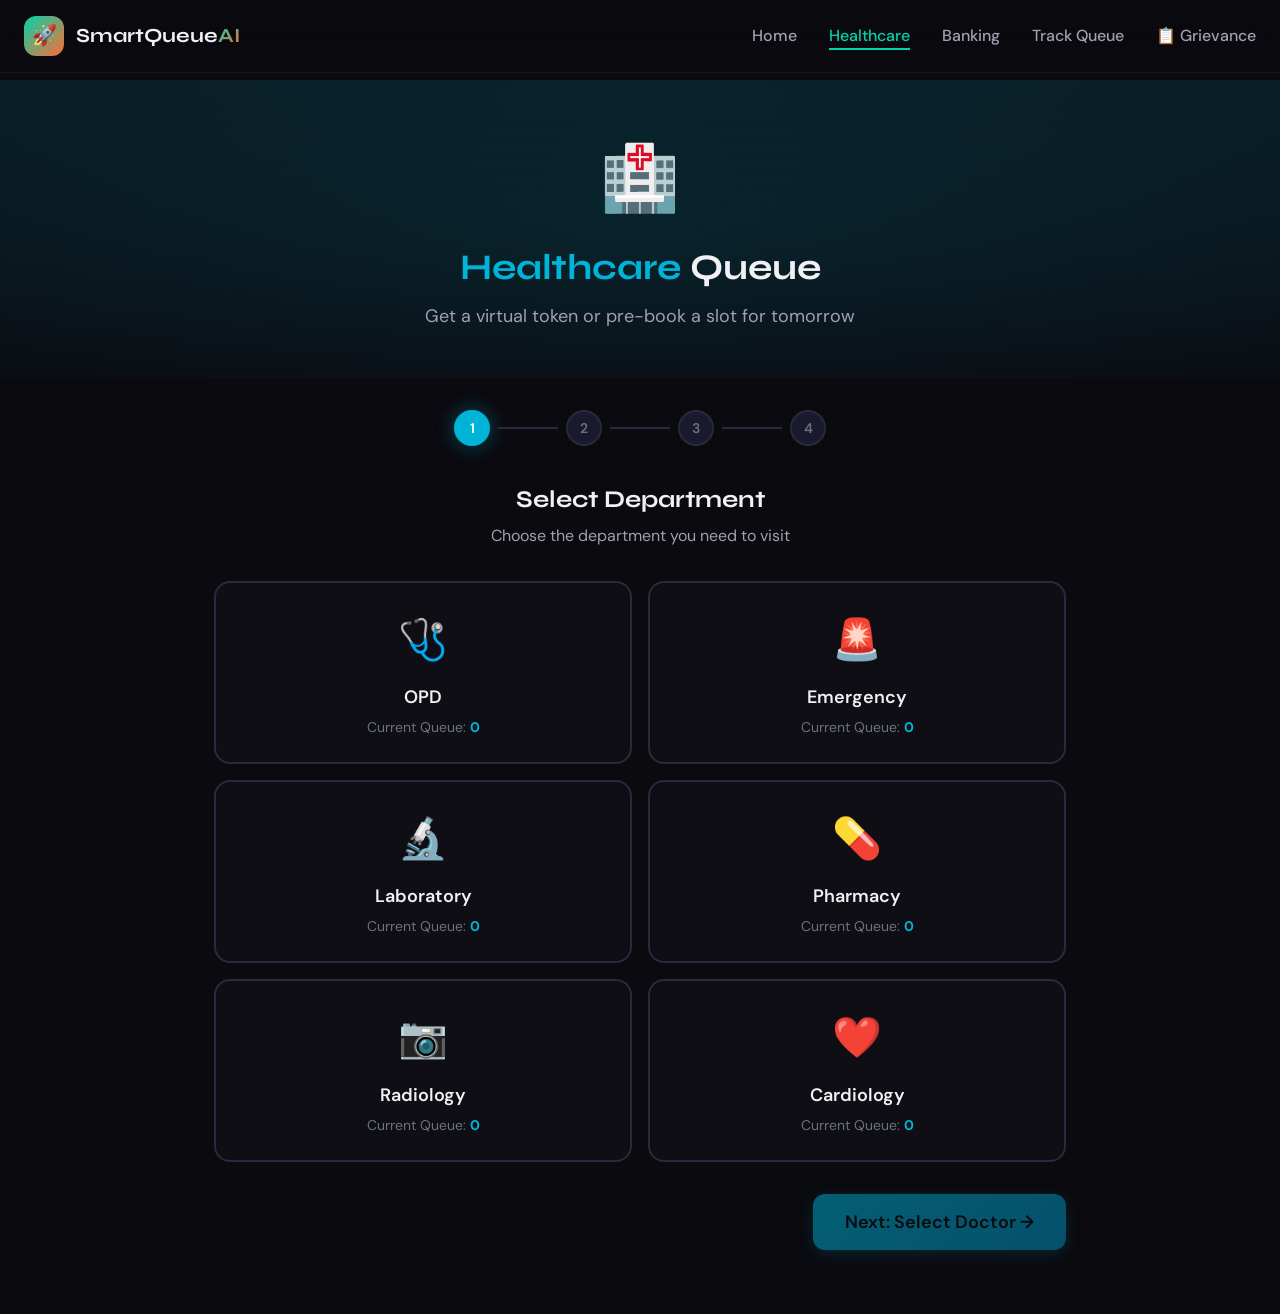
<file: SmartQueue-AI-main/frontend/healthcare.html>
<!DOCTYPE html>
<html lang="en">
<head>
    <meta charset="UTF-8">
    <meta name="viewport" content="width=device-width, initial-scale=1.0">
    <title>Healthcare Queue - SmartQueue AI</title>
    <link rel="stylesheet" href="css/base.css">
    <link rel="stylesheet" href="css/animations.css">
    <link rel="stylesheet" href="css/components.css">
    <link rel="stylesheet" href="css/pages/healthcare.css">
    <link rel="icon" href="data:image/svg+xml,<svg xmlns='http://www.w3.org/2000/svg' viewBox='0 0 100 100'><text y='.9em' font-size='90'>🏥</text></svg>">
</head>
<body class="healthcare-page">
    <nav class="navbar">
        <div class="navbar-container">
            <a href="index.html" class="navbar-logo">
                <div class="navbar-logo-icon">🚀</div>
                <span>SmartQueue<span class="text-gradient">AI</span></span>
            </a>
            <ul class="navbar-nav">
                <li><a href="index.html"    class="navbar-link">Home</a></li>
                <li><a href="healthcare.html" class="navbar-link active">Healthcare</a></li>
                <li><a href="banking.html"  class="navbar-link">Banking</a></li>
                <li><a href="tracking.html" class="navbar-link">Track Queue</a></li>
                <li><a href="grievance.html" class="navbar-link">📋 Grievance</a></li>
            </ul>
        </div>
    </nav>

    <header class="page-header">
        <div class="page-header-content animate animate-fade-in-up">
            <span class="page-icon">🏥</span>
            <h1 class="page-title"><span class="highlight">Healthcare</span> Queue</h1>
            <p class="page-subtitle">Get a virtual token or pre-book a slot for tomorrow</p>
        </div>
    </header>

    <main class="queue-form-container">

        <!-- Step progress: now 4 steps -->
        <div class="step-progress animate animate-fade-in delay-200">
            <div class="step-indicator"><div class="step-dot active" data-step="1">1</div></div>
            <div class="step-line"></div>
            <div class="step-indicator"><div class="step-dot" data-step="2">2</div></div>
            <div class="step-line"></div>
            <div class="step-indicator"><div class="step-dot" data-step="3">3</div></div>
            <div class="step-line"></div>
            <div class="step-indicator"><div class="step-dot" data-step="4">4</div></div>
        </div>

        <form id="healthcare-form">

            <!-- ── Step 1: Department ─────────────────────────────────────── -->
            <section class="form-section active" data-step="1">
                <h2 class="form-section-title">Select Department</h2>
                <p class="form-section-subtitle">Choose the department you need to visit</p>
                <div class="department-grid" id="department-grid"></div>
                <div class="form-actions">
                    <span></span>
                    <button type="button" class="btn btn-healthcare btn-lg next-step" disabled>
                        Next: Select Doctor →
                    </button>
                </div>
            </section>

            <!-- ── Step 2: Doctor ─────────────────────────────────────────── -->
            <section class="form-section" data-step="2">
                <h2 class="form-section-title">Select Doctor</h2>
                <p class="form-section-subtitle">Choose your preferred doctor or "Any Available"</p>
                <div class="doctor-grid" id="doctor-grid"></div>
                <div class="form-actions">
                    <button type="button" class="btn btn-secondary prev-step">← Back</button>
                    <button type="button" class="btn btn-healthcare btn-lg next-step" disabled>
                        Next: Priority & Slot →
                    </button>
                </div>
            </section>

            <!-- ── Step 3: Priority + Slot selection ─────────────────────── -->
            <section class="form-section" data-step="3">
                <h2 class="form-section-title">Priority & Time Slot</h2>
                <p class="form-section-subtitle">Choose your priority, then optionally pre-book a slot for tomorrow</p>

                <!-- Priority cards -->
                <div class="priority-grid">
                    <div class="priority-card emergency" data-priority="emergency">
                        <div class="priority-icon">🚨</div>
                        <div class="priority-name">Emergency</div>
                        <div class="priority-desc">Critical condition requiring immediate attention</div>
                    </div>
                    <div class="priority-card senior" data-priority="senior">
                        <div class="priority-icon">👴</div>
                        <div class="priority-name">Senior Citizen</div>
                        <div class="priority-desc">Age 60+ or persons with disabilities</div>
                    </div>
                    <div class="priority-card normal" data-priority="normal">
                        <div class="priority-icon">👤</div>
                        <div class="priority-name">Regular</div>
                        <div class="priority-desc">Standard consultation or checkup</div>
                    </div>
                </div>

                <!-- Slot selection (loads after priority chosen) -->
                <div id="slot-section" style="margin-top: 24px;">
                    <h3 style="font-size: 1rem; margin-bottom: 8px; color: var(--color-text-primary);">
                        📅 Pre-Book a Slot for Tomorrow
                        <span style="font-size:0.78rem;color:var(--color-text-secondary);font-weight:400;margin-left:8px;">
                            (optional — skip to walk-in on the day)
                        </span>
                    </h3>
                    <div id="slot-grid">
                        <div style="font-size:0.88rem;color:var(--color-text-secondary);padding:10px;">
                            Select a priority above to see available slots.
                        </div>
                    </div>
                </div>

                <div class="form-actions" style="margin-top:20px;">
                    <button type="button" class="btn btn-secondary prev-step">← Back</button>
                    <button type="button" class="btn btn-healthcare btn-lg next-step" disabled>
                        Next: Your Details →
                    </button>
                </div>
            </section>

            <!-- ── Step 4: Patient details + OTP ─────────────────────────── -->
            <section class="form-section" data-step="4">
                <h2 class="form-section-title">Your Details</h2>
                <p class="form-section-subtitle">
                    Enter your information.
                    <span id="otp-required-note" style="color:#06d6a0;font-size:0.85rem;display:none;">
                        Phone verification required for slot booking.
                    </span>
                </p>

                <div class="patient-form">
                    <div class="form-group">
                        <label class="form-label">Full Name *</label>
                        <input type="text" class="form-input" id="patient-name"
                               placeholder="Enter your full name" required>
                    </div>

                    <!-- Phone + OTP group -->
                    <div class="form-group">
                        <label class="form-label">Phone Number *</label>
                        <div style="display:flex;gap:8px;align-items:flex-start;">
                            <input type="tel" class="form-input" id="patient-phone"
                                   placeholder="10-digit mobile number" required
                                   style="flex:1;">
                            <button type="button" id="send-otp-btn"
                                    class="btn btn-secondary"
                                    style="white-space:nowrap;height:44px;padding:0 14px;font-size:0.85rem;">
                                Send OTP
                            </button>
                        </div>
                    </div>

                    <!-- OTP input (hidden until OTP sent) -->
                    <div class="form-group" id="otp-section" style="display:none;">
                        <label class="form-label">Enter OTP</label>
                        <div style="display:flex;gap:8px;align-items:flex-start;">
                            <input type="text" class="form-input" id="otp-input"
                                   placeholder="6-digit OTP" maxlength="6"
                                   style="flex:1;letter-spacing:0.2em;font-size:1.1rem;">
                            <button type="button" id="verify-otp-btn"
                                    class="btn btn-healthcare"
                                    style="white-space:nowrap;height:44px;padding:0 14px;font-size:0.85rem;">
                                Verify
                            </button>
                        </div>
                        <div id="otp-status"
                             style="font-size:0.82rem;margin-top:6px;min-height:18px;"></div>
                    </div>

                    <div class="form-group">
                        <label class="form-label">Age</label>
                        <input type="number" class="form-input" id="patient-age"
                               placeholder="Your age" min="1" max="120">
                    </div>
                    <div class="form-group">
                        <label class="form-label">Gender</label>
                        <select class="form-select" id="patient-gender">
                            <option value="">Select gender</option>
                            <option value="male">Male</option>
                            <option value="female">Female</option>
                            <option value="other">Other</option>
                        </select>
                    </div>
                    <div class="form-group full-width">
                        <label class="form-label">Reason for Visit</label>
                        <input type="text" class="form-input" id="patient-reason"
                               placeholder="Brief reason for visit">
                    </div>
                </div>

                <!-- Booking summary -->
                <div class="summary-card mt-8">
                    <h3 style="margin-bottom: var(--space-4);">Booking Summary</h3>
                    <div class="summary-row">
                        <span class="summary-label">Department</span>
                        <span class="summary-value" id="summary-department">-</span>
                    </div>
                    <div class="summary-row">
                        <span class="summary-label">Doctor</span>
                        <span class="summary-value" id="summary-doctor">-</span>
                    </div>
                    <div class="summary-row">
                        <span class="summary-label">Priority</span>
                        <span class="summary-value healthcare-color" id="summary-priority">-</span>
                    </div>
                    <div class="summary-row" id="summary-slot-row">
                        <span class="summary-label">Slot</span>
                        <span class="summary-value" id="summary-slot">Walk-in (no slot)</span>
                    </div>
                </div>

                <div class="estimated-wait">
                    <div class="wait-time-large" id="estimated-time">~12</div>
                    <div class="wait-info">
                        <div class="wait-info-label">Estimated Wait Time (minutes)</div>
                        <div class="wait-info-ai">🤖 AI Predicted • 90% accuracy</div>
                    </div>
                </div>

                <div class="form-actions">
                    <button type="button" class="btn btn-secondary prev-step">← Back</button>
                    <button type="submit" class="btn btn-healthcare btn-lg" id="submit-btn">
                        🎫 Get My Token
                    </button>
                </div>
            </section>

        </form>
    </main>

    <script src="js/config.js"></script>
    <script src="js/api.js"></script>
    <script src="js/main.js"></script>
    <script src="js/healthcare-form.js"></script>

    <script>
        // Show OTP note when a slot is selected
        const observer = new MutationObserver(() => {
            const slotSummary = document.getElementById('summary-slot');
            const note        = document.getElementById('otp-required-note');
            if (!slotSummary || !note) return;
            const hasSlot = slotSummary.textContent && slotSummary.textContent !== 'Walk-in (no slot)';
            note.style.display = hasSlot ? 'inline' : 'none';
        });
        const slotEl = document.getElementById('summary-slot');
        if (slotEl) observer.observe(slotEl, { childList: true, characterData: true, subtree: true });
    </script>
</body>
</html>
</file>
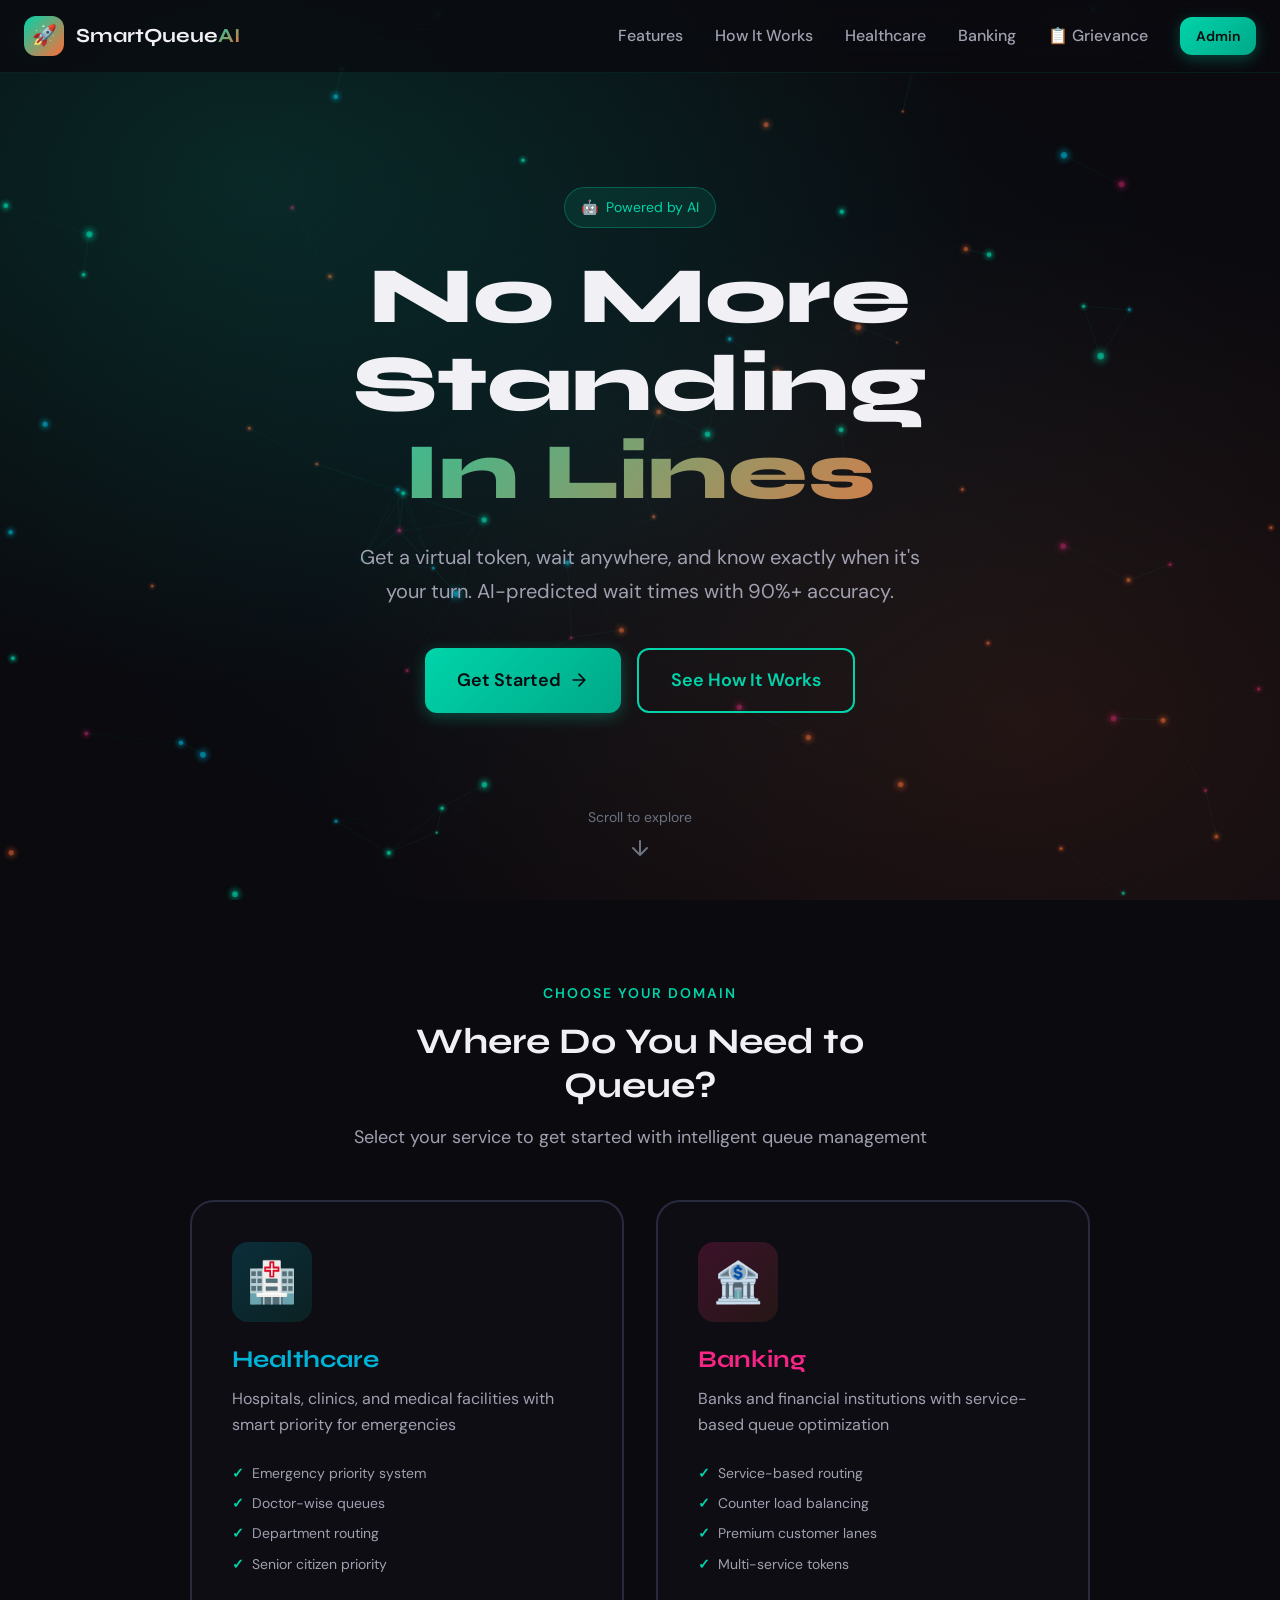
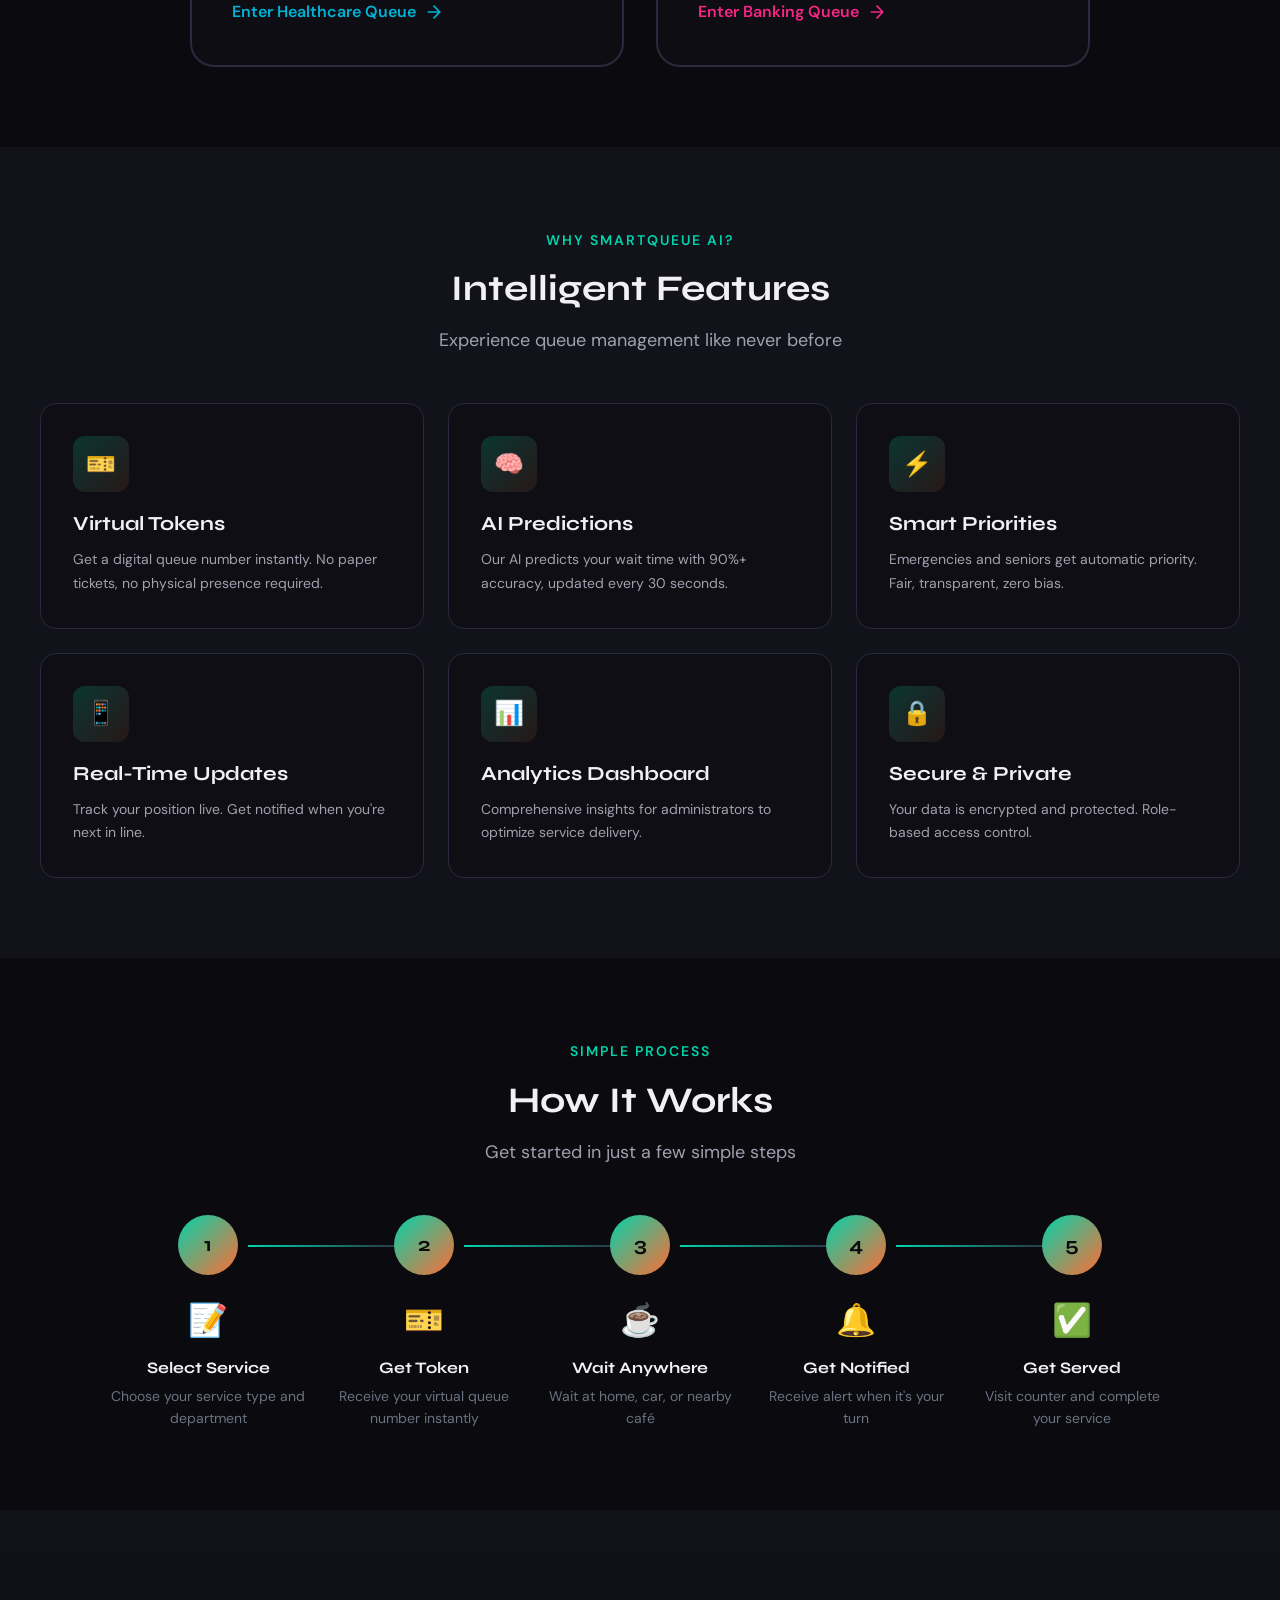
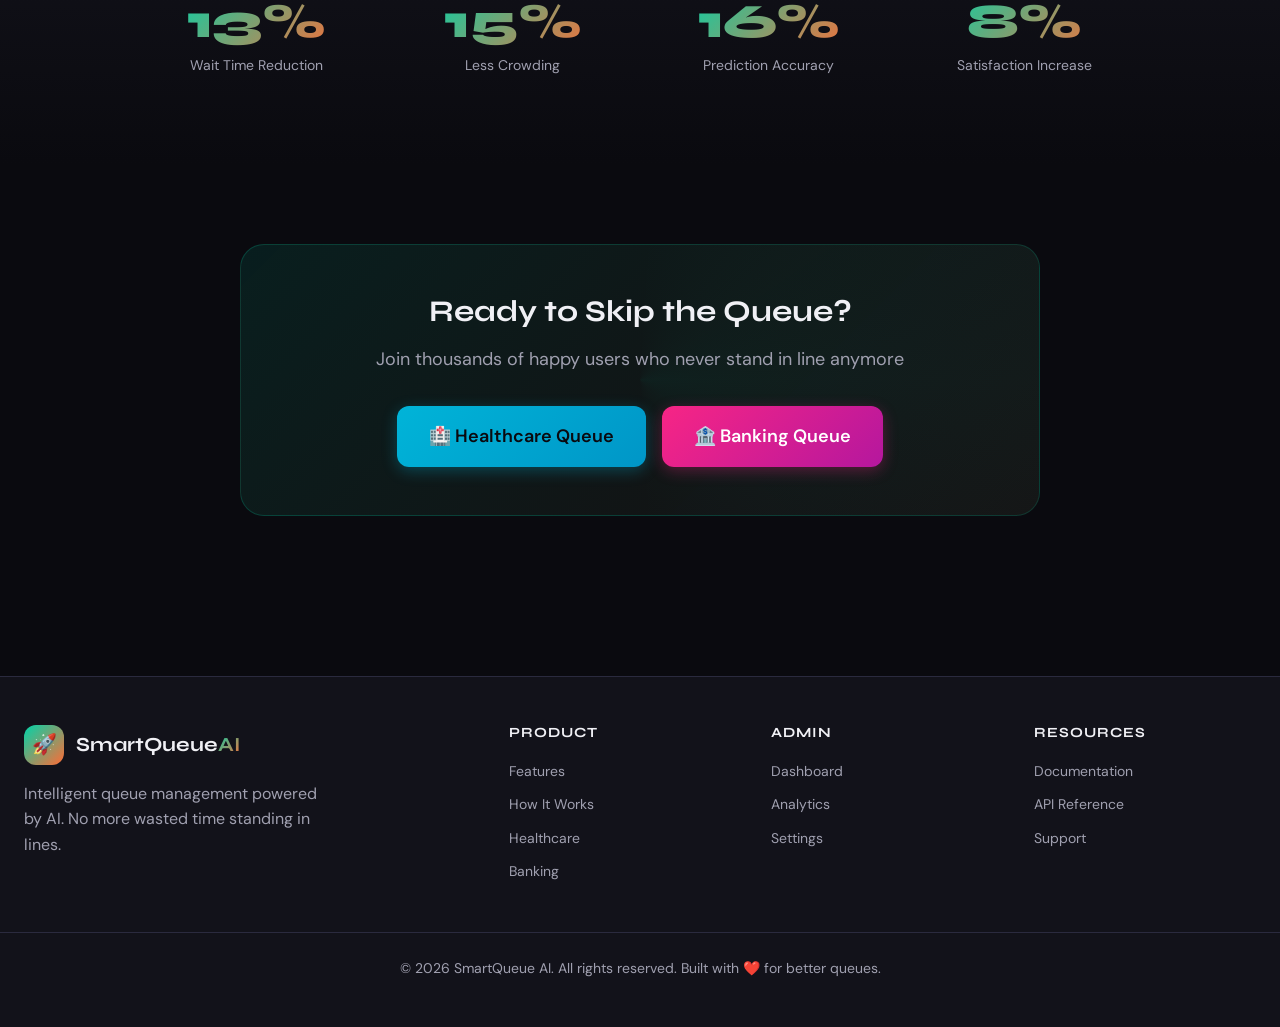
<file: SmartQueue-AI-main/frontend/token.html>
<!DOCTYPE html>
<html lang="en">
<head>
    <meta charset="UTF-8">
    <meta name="viewport" content="width=device-width, initial-scale=1.0">
    <title>Your Token - SmartQueue AI</title>
    <link rel="stylesheet" href="css/base.css">
    <link rel="stylesheet" href="css/animations.css">
    <link rel="stylesheet" href="css/components.css">
    <link rel="stylesheet" href="css/pages/token.css">
    <link rel="icon" href="data:image/svg+xml,<svg xmlns='http://www.w3.org/2000/svg' viewBox='0 0 100 100'><text y='.9em' font-size='90'>🎫</text></svg>">
    <style>
        .booking-banner {
            background: linear-gradient(135deg, rgba(6,214,160,0.12), rgba(0,180,216,0.08));
            border: 1px solid rgba(6,214,160,0.35);
            border-radius: 14px;
            padding: 18px 22px;
            margin: 0 auto 24px;
            max-width: 480px;
            text-align: center;
        }
        .booking-banner .banner-icon   { font-size: 2rem; margin-bottom: 6px; }
        .booking-banner .banner-title  { font-size: 1.1rem; font-weight: 600; color: #06d6a0; margin-bottom: 4px; }
        .booking-banner .banner-detail { font-size: 0.88rem; color: var(--color-text-secondary); }
        .booking-banner .banner-time   { font-size: 1.5rem; font-weight: 700; color: var(--color-text-primary); margin: 6px 0 2px; }

        .walkin-banner {
            background: rgba(168,85,247,0.08);
            border: 1px solid rgba(168,85,247,0.25);
            border-radius: 14px;
            padding: 14px 20px;
            margin: 0 auto 24px;
            max-width: 480px;
            text-align: center;
            font-size: 0.88rem;
            color: var(--color-text-secondary);
        }
    </style>
</head>
<body class="token-page">
    <nav class="navbar">
        <div class="navbar-container">
            <a href="index.html" class="navbar-logo">
                <div class="navbar-logo-icon">🚀</div>
                <span>SmartQueue<span class="text-gradient">AI</span></span>
            </a>
            <ul class="navbar-nav">
                <li><a href="index.html"    class="navbar-link">Home</a></li>
                <li><a href="healthcare.html" class="navbar-link">Healthcare</a></li>
                <li><a href="banking.html"  class="navbar-link">Banking</a></li>
                <li><a href="tracking.html" class="navbar-link">Track Queue</a></li>
                <li><a href="grievance.html" class="navbar-link">📋 Grievance</a></li>
            </ul>
        </div>
    </nav>

    <main class="token-container">
        <div class="token-success-icon">✓</div>
        <h1 class="token-success-title" id="page-title">Token Generated!</h1>
        <p class="token-success-subtitle" id="page-subtitle">
            Your virtual queue token has been created successfully
        </p>

        <!-- Booking type banner (filled by JS) -->
        <div id="booking-banner"></div>

        <!-- Token card -->
        <div class="token-card-display" id="token-card">
            <div class="token-card-inner">
                <div class="token-type-badge" id="token-badge">
                    <span id="token-icon">🏥</span>
                    <span id="token-type-text">Healthcare</span>
                </div>

                <div class="token-number-display" id="token-number">H-OPD-123</div>
                <div class="token-label">Your Queue Number</div>

                <div class="token-details">
                    <div class="token-detail">
                        <div class="token-detail-label">Position</div>
                        <div class="token-detail-value" id="token-position">#1 in queue</div>
                    </div>
                    <div class="token-detail">
                        <div class="token-detail-label">Service</div>
                        <div class="token-detail-value" id="token-service">OPD</div>
                    </div>
                    <div class="token-detail">
                        <div class="token-detail-label">Name</div>
                        <div class="token-detail-value" id="token-name">-</div>
                    </div>
                    <div class="token-detail">
                        <div class="token-detail-label" id="token-time-label">Booked At</div>
                        <div class="token-detail-value" id="token-time">-</div>
                    </div>
                </div>

                <div class="token-wait-preview" id="wait-preview">
                    <div class="token-wait-time" id="token-wait">~12</div>
                    <div class="token-wait-info">
                        <div class="token-wait-label" id="wait-label">Estimated Wait (min)</div>
                        <div class="token-wait-ai">🤖 AI Predicted</div>
                    </div>
                </div>

                <!-- Appointment time for pre-booked -->
                <div id="appointment-info" style="display:none;
                     background:rgba(6,214,160,0.08);border-radius:10px;
                     padding:12px 16px;margin:12px 0;text-align:center;">
                    <div style="font-size:0.78rem;color:var(--color-text-secondary);margin-bottom:4px;">
                        Your appointment slot
                    </div>
                    <div id="appt-date"
                         style="font-size:1rem;font-weight:600;color:#06d6a0;"></div>
                    <div id="appt-time"
                         style="font-size:1.3rem;font-weight:700;color:var(--color-text-primary);"></div>
                    <div style="font-size:0.75rem;color:var(--color-text-secondary);margin-top:4px;">
                        Please arrive 5 minutes early. Token expires 15 min after slot time.
                    </div>
                </div>

                <div class="token-qr-placeholder" id="qr-code">
                    <svg viewBox="0 0 21 21" fill="none" xmlns="http://www.w3.org/2000/svg">
                        <rect x="0" y="0" width="7" height="7" fill="#1a1a2e"/>
                        <rect x="1" y="1" width="5" height="5" fill="white"/>
                        <rect x="2" y="2" width="3" height="3" fill="#1a1a2e"/>
                        <rect x="14" y="0" width="7" height="7" fill="#1a1a2e"/>
                        <rect x="15" y="1" width="5" height="5" fill="white"/>
                        <rect x="16" y="2" width="3" height="3" fill="#1a1a2e"/>
                        <rect x="0" y="14" width="7" height="7" fill="#1a1a2e"/>
                        <rect x="1" y="15" width="5" height="5" fill="white"/>
                        <rect x="2" y="16" width="3" height="3" fill="#1a1a2e"/>
                    </svg>
                </div>
            </div>
        </div>

        <div class="token-actions">
            <a href="tracking.html" class="btn btn-primary btn-lg">📍 Track My Queue</a>
            <button class="btn btn-secondary btn-lg" id="download-token-btn">⬇️ Download Token</button>
        </div>

        <!-- Toast Notification Container -->
        <div id="toast-container" class="toast-container"></div>
    </main>

    <script src="js/config.js"></script>
    <script src="js/api.js"></script>
    <script src="js/main.js"></script>
    <script src="js/token-display.js"></script>

    <script>
    // Override token display to handle both booking types
    document.addEventListener('DOMContentLoaded', () => {
        const tokenData = JSON.parse(localStorage.getItem('currentToken') || 'null');
        if (!tokenData) { window.location.href = 'index.html'; return; }

        const isHealthcare  = tokenData.type === 'healthcare';
        const isAdvance     = tokenData.bookingType === 'advance';
        const card          = document.getElementById('token-card');
        const badge         = document.getElementById('token-badge');

        card.classList.add(tokenData.type);
        badge.classList.add(tokenData.type);

        document.getElementById('token-icon').textContent      = isHealthcare ? '🏥' : '🏦';
        document.getElementById('token-type-text').textContent = isHealthcare ? 'Healthcare' : 'Banking';
        document.getElementById('token-number').textContent    = tokenData.id;
        document.getElementById('token-name').textContent      = tokenData.name || '-';
        document.getElementById('token-service').textContent   = isHealthcare
            ? (tokenData.department || '-').toUpperCase()
            : (tokenData.service    || '-');

        if (isAdvance) {
            // ── Pre-booked token display ──────────────────────────────────
            document.getElementById('page-title').textContent    = 'Appointment Confirmed!';
            document.getElementById('page-subtitle').textContent = 'Your slot is reserved for tomorrow';
            document.getElementById('token-position').textContent = `#${tokenData.slotPosition || 1} in slot`;
            document.getElementById('token-time-label').textContent = 'Booked For';
            document.getElementById('token-time').textContent =
                tokenData.appointmentDate
                    ? new Date(tokenData.appointmentDate + 'T00:00').toLocaleDateString('en-IN', {day:'numeric',month:'short',year:'numeric'})
                    : '-';

            // Show appointment info block
            const apptInfo = document.getElementById('appointment-info');
            apptInfo.style.display = 'block';
            document.getElementById('appt-date').textContent =
                tokenData.appointmentDate
                    ? new Date(tokenData.appointmentDate + 'T00:00').toLocaleDateString('en-IN',{weekday:'long',day:'numeric',month:'long'})
                    : '';
            document.getElementById('appt-time').textContent =
                tokenData.slotTime
                    ? `${tokenData.slotTime}${tokenData.slotEnd ? ' – ' + tokenData.slotEnd : ''}`
                    : '';

            // Hide live wait time (not applicable until day of)
            document.getElementById('wait-preview').style.display = 'none';

            // Booking banner
            document.getElementById('booking-banner').innerHTML = `
                <div class="booking-banner">
                    <div class="banner-icon">📅</div>
                    <div class="banner-title">Slot Pre-Booked!</div>
                    <div class="banner-time">${tokenData.slotTime || ''}</div>
                    <div class="banner-detail">
                        ${tokenData.message || 'Your appointment is confirmed for tomorrow.'}
                    </div>
                </div>`;
        } else {
            // ── Walk-in token display ─────────────────────────────────────
            document.getElementById('token-position').textContent  = `#${tokenData.position || 1} in queue`;
            document.getElementById('token-time-label').textContent = 'Joined At';
            document.getElementById('token-time').textContent =
                tokenData.timestamp
                    ? new Date(tokenData.timestamp).toLocaleTimeString('en-IN',{hour:'2-digit',minute:'2-digit'})
                    : '-';
            document.getElementById('token-wait').textContent = `~${tokenData.estimatedWait || 0}`;

            document.getElementById('booking-banner').innerHTML = `
                <div class="walkin-banner">
                    🚶 Walk-in token — you are currently in the live queue.
                    Track your position on the next page.
                </div>`;
        }
    });
    </script>
</body>
</html>
</file>
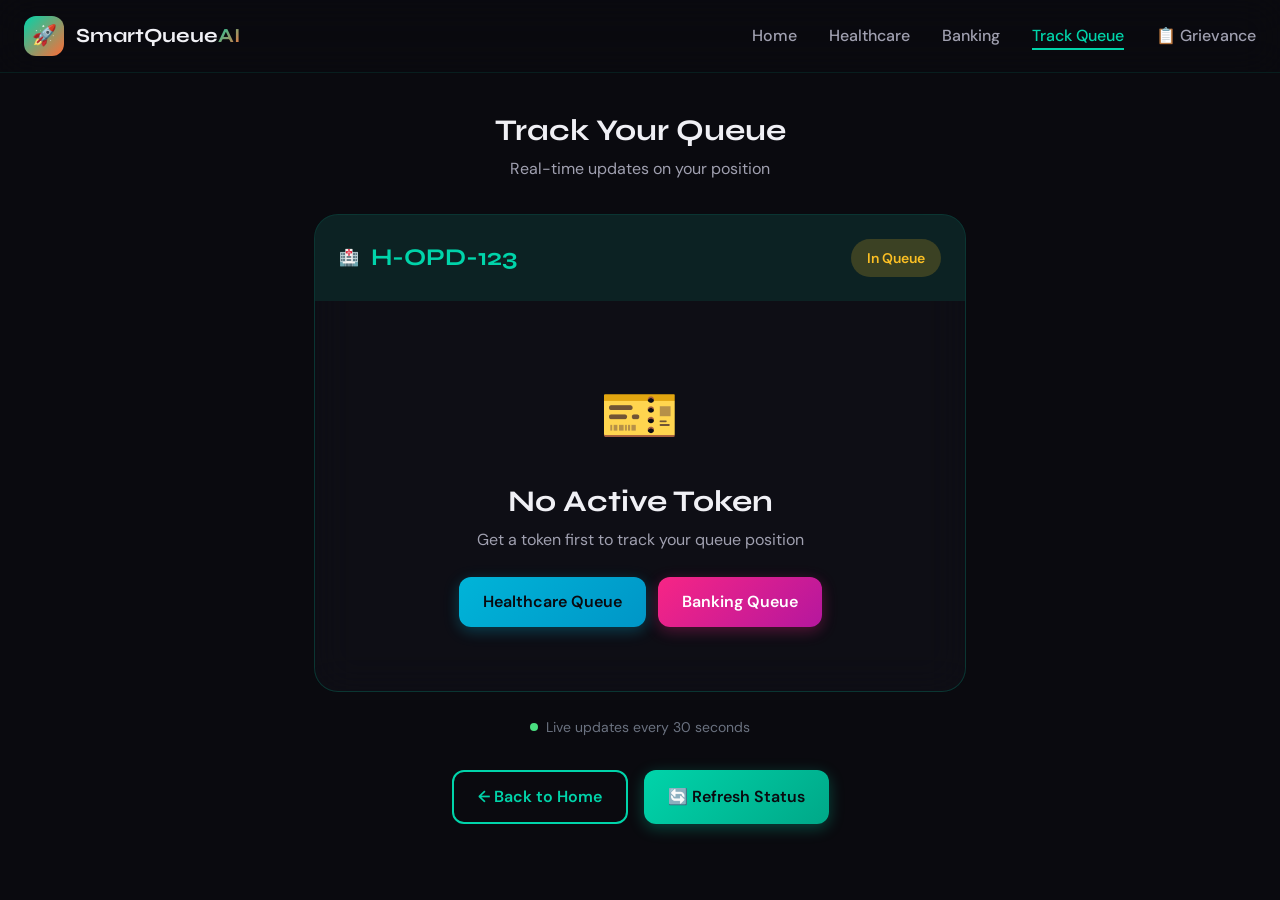
<file: SmartQueue-AI-main/frontend/tracking.html>
<!DOCTYPE html>
<html lang="en">

<head>
    <meta charset="UTF-8">
    <meta name="viewport" content="width=device-width, initial-scale=1.0">
    <title>Track Queue - SmartQueue AI</title>
    <link rel="stylesheet" href="css/base.css">
    <link rel="stylesheet" href="css/animations.css">
    <link rel="stylesheet" href="css/components.css">
    <link rel="stylesheet" href="css/pages/tracking.css">
    <link rel="icon"
        href="data:image/svg+xml,<svg xmlns='http://www.w3.org/2000/svg' viewBox='0 0 100 100'><text y='.9em' font-size='90'>📍</text></svg>">
</head>

<body class="tracking-page">
    <nav class="navbar">
        <div class="navbar-container">
            <a href="index.html" class="navbar-logo">
                <div class="navbar-logo-icon">🚀</div>
                <span>SmartQueue<span class="text-gradient">AI</span></span>
            </a>
            <ul class="navbar-nav">
                <li><a href="index.html" class="navbar-link">Home</a></li>
                <li><a href="healthcare.html" class="navbar-link">Healthcare</a></li>
                <li><a href="banking.html" class="navbar-link">Banking</a></li>
                <li><a href="tracking.html" class="navbar-link active">Track Queue</a></li>
                <li><a href="grievance.html" class="navbar-link">📋 Grievance</a></li>
            </ul>
        </div>
    </nav>

    <main class="tracking-container">
        <div class="tracking-header animate animate-fade-in-up">
            <h1 class="tracking-title">Track Your Queue</h1>
            <p class="tracking-subtitle">Real-time updates on your position</p>
        </div>

        <div class="tracking-card animate animate-fade-in-up delay-200">
            <div class="tracking-card-header">
                <div class="tracking-token">
                    <span id="tracking-icon">🏥</span>
                    <span class="tracking-token-number" id="tracking-token-id">H-OPD-123</span>
                </div>
                <div class="tracking-status-badge" id="status-badge">In Queue</div>
            </div>

            <div class="tracking-card-body">
                <div class="position-display" id="position-display">
                    <div class="position-label">Your Position</div>
                    <div>
                        <span class="position-number" id="position-number">5</span>
                        <span class="position-suffix">in queue</span>
                    </div>
                </div>

                <div class="progress-section">
                    <div class="progress-header">
                        <span class="progress-label">Queue Progress</span>
                        <span class="progress-value" id="progress-text">5 ahead of you</span>
                    </div>
                    <div class="progress-bar">
                        <div class="progress-fill" id="progress-fill" style="width: 40%;"></div>
                    </div>
                </div>

                <div class="wait-time-section">
                    <div class="wait-time-card">
                        <div class="wait-time-value" id="wait-minutes">~12</div>
                        <div class="wait-time-label">Estimated Wait (min)</div>
                    </div>
                    <div class="wait-time-card">
                        <div class="wait-time-value" id="wait-eta">10:45 AM</div>
                        <div class="wait-time-label">Expected Time</div>
                    </div>
                </div>

                <div class="queue-info-grid">
                    <div class="queue-info-item">
                        <div class="queue-info-icon">📍</div>
                        <div>
                            <div class="queue-info-label">Service</div>
                            <div class="queue-info-value" id="info-service">OPD</div>
                        </div>
                    </div>
                    <div class="queue-info-item">
                        <div class="queue-info-icon">👨‍⚕️</div>
                        <div>
                            <div class="queue-info-label">Assigned To</div>
                            <div class="queue-info-value" id="info-assigned">Dr. Sharma</div>
                        </div>
                    </div>
                </div>

                <div class="your-turn-alert" id="your-turn-alert" style="display: none;">
                    <div class="your-turn-icon">🔔</div>
                    <h2 class="your-turn-title">It's Your Turn!</h2>
                    <p class="your-turn-message">Please proceed to the counter/room immediately</p>
                </div>
            </div>
        </div>

        <div class="live-indicator">
            <span class="live-dot"></span>
            <span>Live updates every 30 seconds</span>
        </div>

        <div class="tracking-actions animate animate-fade-in-up delay-400">
            <a href="index.html" class="btn btn-secondary">
                ← Back to Home
            </a>
            <button class="btn btn-primary" onclick="location.reload()">
                🔄 Refresh Status
            </button>
        </div>

        <!-- Appeal section: shown only when emergency was rejected -->
        <div id="appeal-section" style="display:none;max-width:480px;margin:24px auto 0;">
            <div style="background:rgba(239,71,111,0.08);border:1px solid rgba(239,71,111,0.3);
                border-radius:14px;padding:20px 24px;">
                <div style="font-size:1rem;font-weight:500;color:#ef476f;margin-bottom:8px;">
                    ⚠️ Emergency claim was rejected
                </div>
                <div style="font-size:0.85rem;color:var(--color-text-secondary);margin-bottom:16px;">
                    If this was a genuine emergency, you can file an appeal within 30 minutes.
                    Admin will review and restore your priority if verified.
                </div>

                <!-- Appeal form -->
                <div id="appeal-form-section">
                    <div style="margin-bottom:12px;">
                        <label style="font-size:0.82rem;color:var(--color-text-secondary);display:block;margin-bottom:4px;">
                            Describe your emergency (min 20 characters) *
                        </label>
                        <textarea id="appeal-description" rows="3"
                            placeholder="e.g. I have severe chest pain since 30 minutes and difficulty breathing..."
                            style="width:100%;padding:10px;border-radius:8px;border:1px solid var(--color-border-secondary);
                                background:var(--color-background-primary);color:var(--color-text-primary);
                                font-size:0.88rem;resize:vertical;box-sizing:border-box;"></textarea>
                    </div>
                    <div style="margin-bottom:12px;">
                        <label style="font-size:0.82rem;color:var(--color-text-secondary);display:block;margin-bottom:4px;">
                            Reason code
                        </label>
                        <select id="appeal-reason-code"
                            style="width:100%;padding:8px;border-radius:8px;border:1px solid var(--color-border-secondary);
                                background:var(--color-background-primary);color:var(--color-text-primary);">
                            <option value="chest_pain">Chest pain / cardiac</option>
                            <option value="accident">Accident / injury</option>
                            <option value="breathing">Breathing difficulty</option>
                            <option value="severe_pain">Severe pain</option>
                            <option value="other">Other emergency</option>
                        </select>
                    </div>
                    <div id="appeal-status-msg" style="font-size:0.82rem;min-height:18px;margin-bottom:10px;"></div>
                    <button id="file-appeal-btn" onclick="fileAppeal()"
                        style="width:100%;padding:12px;background:rgba(239,71,111,0.15);
                            color:#ef476f;border:1px solid rgba(239,71,111,0.5);border-radius:10px;
                            cursor:pointer;font-size:0.9rem;font-weight:500;">
                        📝 File Appeal
                    </button>
                </div>

                <!-- Appeal filed confirmation -->
                <div id="appeal-filed-section" style="display:none;text-align:center;padding:12px 0;">
                    <div style="font-size:1.5rem;margin-bottom:8px;">⏳</div>
                    <div style="font-weight:500;margin-bottom:4px;">Appeal filed!</div>
                    <div id="appeal-filed-status" style="font-size:0.85rem;color:var(--color-text-secondary);">
                        Waiting for admin review...
                    </div>
                </div>
            </div>
        </div>
    </main>

    <script src="js/config.js"></script>
    <script src="js/api.js"></script>
    <script src="js/main.js"></script>
    <script src="js/ai-predictor.js"></script>
    <script>
        document.addEventListener('DOMContentLoaded', async () => {

            // ✅ Fix 1: Read from localStorage directly (matches what forms save)
            const raw = localStorage.getItem('currentToken');
            const tokenData = raw ? JSON.parse(raw) : null;

            if (!tokenData) {
                document.querySelector('.tracking-card-body').innerHTML = `
                    <div style="text-align: center; padding: var(--space-8);">
                        <div style="font-size: 4rem; margin-bottom: var(--space-4);">🎫</div>
                        <h3 style="margin-bottom: var(--space-2);">No Active Token</h3>
                        <p style="color: var(--color-text-secondary); margin-bottom: var(--space-6);">Get a token first to track your queue position</p>
                        <a href="healthcare.html" class="btn btn-healthcare">Healthcare Queue</a>
                        <a href="banking.html" class="btn btn-banking" style="margin-left: var(--space-2);">Banking Queue</a>
                    </div>`;
                return;
            }

            // Set static info that doesn't change
            const isHealthcare = tokenData.type === 'healthcare';
            document.getElementById('tracking-icon').textContent     = isHealthcare ? '🏥' : '🏦';
            document.getElementById('tracking-token-id').textContent = tokenData.id;
            document.getElementById('info-service').textContent      = isHealthcare ?
                (tokenData.department || '-').toUpperCase() : (tokenData.service || '-');
            document.getElementById('info-assigned').textContent     = isHealthcare ?
                (tokenData.doctor === 'any' ? 'Any Available' : tokenData.doctor || '-') :
                (tokenData.counter || 'Counter 3');

            // ✅ Fix 2: Update UI with live data from backend
            // MIN_ARRIVAL_BUFFER must match backend constant (queue_engine.py)
            const MIN_ARRIVAL_BUFFER = 10;

            function updateUI(position, waitMinutes) {
                // Never show negative wait time
                const safeWait = Math.max(0, waitMinutes || 0);
                const safePos  = Math.max(1, position || 1);

                document.getElementById('position-number').textContent  = safePos;
                document.getElementById('progress-text').textContent    = `${Math.max(0, safePos - 1)} ahead of you`;

                // ── Buffer-aware ETA display ──────────────────────────────────
                // Backend floors ETA at MIN_ARRIVAL_BUFFER when a cancellation
                // would drop someone too low. Show a note so user understands
                // their time is protected, not stale.
                const waitEl = document.getElementById('wait-minutes');
                if (safePos > 1 && safeWait <= MIN_ARRIVAL_BUFFER) {
                    waitEl.textContent  = `~${safeWait}`;
                    waitEl.title        = 'Your wait is protected — you have at least ' + MIN_ARRIVAL_BUFFER + ' min to arrive safely';

                    // Show small buffer note if not already there
                    if (!document.getElementById('buffer-note')) {
                        const note = document.createElement('div');
                        note.id = 'buffer-note';
                        note.style.cssText = 'font-size:0.75rem;color:var(--color-text-muted);margin-top:4px;text-align:center;';
                        note.textContent = '🛡️ Min arrival buffer active';
                        waitEl.parentElement.appendChild(note);
                    }
                } else {
                    waitEl.textContent = `~${safeWait}`;
                    const note = document.getElementById('buffer-note');
                    if (note) note.remove();
                }

                // Progress bar — closer to front = more filled
                const totalEstimate = tokenData.position || 5;
                const progress = Math.min(95, Math.max(5, ((totalEstimate - safePos + 1) / totalEstimate) * 100));
                document.getElementById('progress-fill').style.width = `${progress}%`;

                // ETA clock
                const eta = new Date(Date.now() + safeWait * 60000);
                document.getElementById('wait-eta').textContent = eta.toLocaleTimeString('en-US', {
                    hour: '2-digit', minute: '2-digit'
                });

                // Your turn alert
                if (safePos === 1) {
                    document.getElementById('status-badge').textContent = "You're Next!";
                    document.getElementById('status-badge').classList.add('active');
                    document.getElementById('position-display').classList.add('your-turn');
                    const alert = document.getElementById('your-turn-alert');
                    if (alert) alert.style.display = 'block';
                }
            }

            // Show initial data from localStorage first
            updateUI(tokenData.position, tokenData.estimatedWait);

            // ✅ Fix 3: Poll REAL backend every 15 seconds for live position
            async function pollPosition() {
                try {
                    const update = await api.getTokenPosition(tokenData.id);

                    if (update && update.position !== undefined) {
                        // Update localStorage with fresh data
                        tokenData.position      = update.position;
                        tokenData.estimatedWait = update.estimated_wait;
                        localStorage.setItem('currentToken', JSON.stringify(tokenData));

                        updateUI(update.position, update.estimated_wait);

                        // If token is no longer active (called/completed)
                        if (update.status === 'in_service') {
                            document.getElementById('status-badge').textContent = '🔔 Your Turn!';
                            document.getElementById('status-badge').classList.add('active');
                        } else if (update.status === 'completed' || update.status === 'cancelled') {
                            document.getElementById('status-badge').textContent = 'Done';
                            clearInterval(pollingInterval);
                        }
                    }
                } catch (err) {
                    console.log('Position poll failed:', err.message);
                    // Keep showing last known data — don't break the UI
                }
            }

            // Poll immediately then every 15 seconds
            pollPosition();
            const pollingInterval = setInterval(pollPosition, 15000);

            // Check if emergency was rejected — show appeal section
            if (tokenData.priority === 'emergency' || tokenData.type === 'healthcare') {
                try {
                    const statusRes = await api.getToken(tokenData.id);
                    if (statusRes && statusRes.emergency_rejected) {
                        document.getElementById('appeal-section').style.display = 'block';
                        // Poll appeal status every 20 seconds
                        checkAppealStatus(tokenData.id);
                        setInterval(() => checkAppealStatus(tokenData.id), 20000);
                    }
                } catch {}
            }
        });

        async function fileAppeal() {
            const tokenData    = JSON.parse(localStorage.getItem('currentToken') || '{}');
            const description  = document.getElementById('appeal-description').value.trim();
            const reasonCode   = document.getElementById('appeal-reason-code').value;
            const statusMsg    = document.getElementById('appeal-status-msg');
            const btn          = document.getElementById('file-appeal-btn');

            if (!description || description.length < 20) {
                statusMsg.textContent = '⚠️ Please describe your emergency in at least 20 characters.';
                statusMsg.style.color = '#ef476f';
                return;
            }

            btn.disabled    = true;
            btn.textContent = '⏳ Filing appeal...';
            statusMsg.textContent = '';

            try {
                const res = await fetch(`${API_CONFIG.BASE_URL}/api/grievance/submit`, {
                    method:  'POST',
                    headers: { 'Content-Type': 'application/json' },
                    body: JSON.stringify({
                        token_number: tokenData.id,
                        phone:        tokenData.phone || '',
                        description:  description,
                        reason_code:  reasonCode
                    })
                });
                const data = await res.json();
                if (!res.ok) throw new Error(data.detail || 'Failed');

                document.getElementById('appeal-form-section').style.display   = 'none';
                document.getElementById('appeal-filed-section').style.display  = 'block';
                document.getElementById('appeal-filed-status').textContent     = data.message;

            } catch (err) {
                statusMsg.textContent = '❌ ' + err.message;
                statusMsg.style.color = '#ef476f';
                btn.disabled    = false;
                btn.textContent = '📝 File Appeal';
            }
        }

        async function checkAppealStatus(tokenId) {
            try {
                const res  = await fetch(`${API_CONFIG.BASE_URL}/api/grievance/status/${tokenId}`);
                const data = await res.json();
                if (!data.has_grievance) return;

                const filedSection = document.getElementById('appeal-filed-section');
                const statusEl     = document.getElementById('appeal-filed-status');

                if (data.appeal_status === 'approved') {
                    filedSection.style.display = 'block';
                    document.getElementById('appeal-form-section').style.display = 'none';
                    statusEl.innerHTML = '<span style="color:#06d6a0;font-weight:500;">✓ Appeal APPROVED! Emergency priority restored — please go to counter.</span>';
                } else if (data.appeal_status === 'rejected') {
                    filedSection.style.display = 'block';
                    document.getElementById('appeal-form-section').style.display = 'none';
                    statusEl.innerHTML = '<span style="color:#ef476f;">✗ Appeal denied. You remain in the normal queue.</span>';
                } else if (data.appeal_status === 'pending') {
                    filedSection.style.display = 'block';
                    document.getElementById('appeal-form-section').style.display = 'none';
                    statusEl.textContent = '⏳ ' + (data.message || 'Waiting for admin review...');
                }
            } catch {}
        }
    </script>
</body>

</html>
</file>
<file: SmartQueue-AI-main/frontend/css/base.css>
/* ============================================
   SmartQueue AI - Base Styles & Design System
   "Midnight Aurora" Theme
   ============================================ */

/* Google Fonts Import */
@import url('https://fonts.googleapis.com/css2?family=Syne:wght@400;500;600;700;800&family=DM+Sans:ital,wght@0,400;0,500;0,600;0,700;1,400&display=swap');

/* ============================================
   CSS Custom Properties (Design Tokens)
   ============================================ */
:root {
  /* Colors - Midnight Aurora Palette */
  --color-bg: #0a0a0f;
  --color-bg-rgb: 10, 10, 15;
  --color-surface: #12121a;
  --color-surface-rgb: 18, 18, 26;
  --color-elevated: #1a1a2e;
  --color-elevated-rgb: 26, 26, 46;
  --color-border: #2a2a3e;
  
  /* Primary Accents */
  --color-primary: #00d4aa;
  --color-primary-rgb: 0, 212, 170;
  --color-primary-dark: #00a888;
  --color-secondary: #ff6b35;
  --color-secondary-rgb: 255, 107, 53;
  
  /* Domain Colors */
  --color-healthcare: #00b4d8;
  --color-healthcare-rgb: 0, 180, 216;
  --color-banking: #f72585;
  --color-banking-rgb: 247, 37, 133;
  
  /* Status Colors */
  --color-success: #4ade80;
  --color-success-rgb: 74, 222, 128;
  --color-warning: #fbbf24;
  --color-warning-rgb: 251, 191, 36;
  --color-emergency: #ef4444;
  --color-emergency-rgb: 239, 68, 68;
  --color-info: #3b82f6;
  
  /* Text Colors */
  --color-text: #f0f0f5;
  --color-text-secondary: #a0a0b0;
  --color-text-muted: #6b7280;
  
  /* Typography */
  --font-display: 'Syne', sans-serif;
  --font-body: 'DM Sans', sans-serif;
  
  /* Font Sizes */
  --text-xs: 0.75rem;
  --text-sm: 0.875rem;
  --text-base: 1rem;
  --text-lg: 1.125rem;
  --text-xl: 1.25rem;
  --text-2xl: 1.5rem;
  --text-3xl: 1.875rem;
  --text-4xl: 2.25rem;
  --text-5xl: 3rem;
  --text-6xl: 3.75rem;
  --text-7xl: 4.5rem;
  
  /* Font Weights */
  --font-normal: 400;
  --font-medium: 500;
  --font-semibold: 600;
  --font-bold: 700;
  --font-extrabold: 800;
  
  /* Spacing Scale */
  --space-1: 0.25rem;
  --space-2: 0.5rem;
  --space-3: 0.75rem;
  --space-4: 1rem;
  --space-5: 1.25rem;
  --space-6: 1.5rem;
  --space-8: 2rem;
  --space-10: 2.5rem;
  --space-12: 3rem;
  --space-16: 4rem;
  --space-20: 5rem;
  --space-24: 6rem;
  
  /* Border Radius */
  --radius-sm: 0.375rem;
  --radius-md: 0.5rem;
  --radius-lg: 0.75rem;
  --radius-xl: 1rem;
  --radius-2xl: 1.5rem;
  --radius-full: 9999px;
  
  /* Shadows */
  --shadow-sm: 0 1px 2px rgba(0, 0, 0, 0.3);
  --shadow-md: 0 4px 6px -1px rgba(0, 0, 0, 0.4), 0 2px 4px -2px rgba(0, 0, 0, 0.3);
  --shadow-lg: 0 10px 15px -3px rgba(0, 0, 0, 0.5), 0 4px 6px -4px rgba(0, 0, 0, 0.4);
  --shadow-xl: 0 20px 25px -5px rgba(0, 0, 0, 0.5), 0 8px 10px -6px rgba(0, 0, 0, 0.4);
  --shadow-glow-primary: 0 0 30px rgba(var(--color-primary-rgb), 0.3);
  --shadow-glow-healthcare: 0 0 30px rgba(var(--color-healthcare-rgb), 0.3);
  --shadow-glow-banking: 0 0 30px rgba(var(--color-banking-rgb), 0.3);
  
  /* Transitions */
  --transition-fast: 150ms ease;
  --transition-base: 250ms ease;
  --transition-slow: 400ms ease;
  --transition-spring: 500ms cubic-bezier(0.34, 1.56, 0.64, 1);
  
  /* Z-Index Scale */
  --z-dropdown: 100;
  --z-sticky: 200;
  --z-modal: 300;
  --z-tooltip: 400;
  --z-notification: 500;
}

/* ============================================
   CSS Reset & Base Styles
   ============================================ */
*, *::before, *::after {
  box-sizing: border-box;
  margin: 0;
  padding: 0;
}

html {
  font-size: 16px;
  scroll-behavior: smooth;
  -webkit-font-smoothing: antialiased;
  -moz-osx-font-smoothing: grayscale;
}

body {
  font-family: var(--font-body);
  font-size: var(--text-base);
  font-weight: var(--font-normal);
  line-height: 1.6;
  color: var(--color-text);
  background-color: var(--color-bg);
  min-height: 100vh;
  overflow-x: hidden;
}

/* Selection Styling */
::selection {
  background-color: rgba(var(--color-primary-rgb), 0.3);
  color: var(--color-text);
}

/* Scrollbar Styling */
::-webkit-scrollbar {
  width: 8px;
  height: 8px;
}

::-webkit-scrollbar-track {
  background: var(--color-surface);
}

::-webkit-scrollbar-thumb {
  background: var(--color-elevated);
  border-radius: var(--radius-full);
}

::-webkit-scrollbar-thumb:hover {
  background: var(--color-border);
}

/* ============================================
   Typography
   ============================================ */
h1, h2, h3, h4, h5, h6 {
  font-family: var(--font-display);
  font-weight: var(--font-bold);
  line-height: 1.2;
  color: var(--color-text);
}

h1 { font-size: var(--text-5xl); }
h2 { font-size: var(--text-4xl); }
h3 { font-size: var(--text-3xl); }
h4 { font-size: var(--text-2xl); }
h5 { font-size: var(--text-xl); }
h6 { font-size: var(--text-lg); }

p {
  color: var(--color-text-secondary);
  margin-bottom: var(--space-4);
}

a {
  color: var(--color-primary);
  text-decoration: none;
  transition: color var(--transition-fast);
}

a:hover {
  color: var(--color-primary-dark);
}

/* ============================================
   Utility Classes
   ============================================ */

/* Text Utilities */
.text-center { text-align: center; }
.text-left { text-align: left; }
.text-right { text-align: right; }

.text-gradient {
  background: linear-gradient(135deg, var(--color-primary), var(--color-secondary));
  -webkit-background-clip: text;
  -webkit-text-fill-color: transparent;
  background-clip: text;
}

.text-gradient-healthcare {
  background: linear-gradient(135deg, var(--color-healthcare), var(--color-primary));
  -webkit-background-clip: text;
  -webkit-text-fill-color: transparent;
  background-clip: text;
}

.text-gradient-banking {
  background: linear-gradient(135deg, var(--color-banking), var(--color-secondary));
  -webkit-background-clip: text;
  -webkit-text-fill-color: transparent;
  background-clip: text;
}

/* Flex Utilities */
.flex { display: flex; }
.flex-col { flex-direction: column; }
.flex-wrap { flex-wrap: wrap; }
.items-center { align-items: center; }
.items-start { align-items: flex-start; }
.items-end { align-items: flex-end; }
.justify-center { justify-content: center; }
.justify-between { justify-content: space-between; }
.justify-around { justify-content: space-around; }
.gap-1 { gap: var(--space-1); }
.gap-2 { gap: var(--space-2); }
.gap-3 { gap: var(--space-3); }
.gap-4 { gap: var(--space-4); }
.gap-6 { gap: var(--space-6); }
.gap-8 { gap: var(--space-8); }

/* Grid Utilities */
.grid { display: grid; }
.grid-cols-2 { grid-template-columns: repeat(2, 1fr); }
.grid-cols-3 { grid-template-columns: repeat(3, 1fr); }
.grid-cols-4 { grid-template-columns: repeat(4, 1fr); }

/* Spacing Utilities */
.mt-2 { margin-top: var(--space-2); }
.mt-4 { margin-top: var(--space-4); }
.mt-6 { margin-top: var(--space-6); }
.mt-8 { margin-top: var(--space-8); }
.mb-2 { margin-bottom: var(--space-2); }
.mb-4 { margin-bottom: var(--space-4); }
.mb-6 { margin-bottom: var(--space-6); }
.mb-8 { margin-bottom: var(--space-8); }
.mx-auto { margin-left: auto; margin-right: auto; }

.p-2 { padding: var(--space-2); }
.p-4 { padding: var(--space-4); }
.p-6 { padding: var(--space-6); }
.p-8 { padding: var(--space-8); }
.px-4 { padding-left: var(--space-4); padding-right: var(--space-4); }
.px-6 { padding-left: var(--space-6); padding-right: var(--space-6); }
.py-4 { padding-top: var(--space-4); padding-bottom: var(--space-4); }
.py-8 { padding-top: var(--space-8); padding-bottom: var(--space-8); }

/* Width Utilities */
.w-full { width: 100%; }
.max-w-sm { max-width: 24rem; }
.max-w-md { max-width: 28rem; }
.max-w-lg { max-width: 32rem; }
.max-w-xl { max-width: 36rem; }
.max-w-2xl { max-width: 42rem; }
.max-w-4xl { max-width: 56rem; }
.max-w-6xl { max-width: 72rem; }
.max-w-7xl { max-width: 80rem; }

/* Container */
.container {
  width: 100%;
  max-width: var(--max-w-7xl, 80rem);
  margin-left: auto;
  margin-right: auto;
  padding-left: var(--space-6);
  padding-right: var(--space-6);
}

/* Visibility */
.hidden { display: none; }
.sr-only {
  position: absolute;
  width: 1px;
  height: 1px;
  padding: 0;
  margin: -1px;
  overflow: hidden;
  clip: rect(0, 0, 0, 0);
  white-space: nowrap;
  border-width: 0;
}

/* ============================================
   Responsive Breakpoints
   ============================================ */
@media (max-width: 768px) {
  :root {
    --text-5xl: 2.5rem;
    --text-6xl: 3rem;
    --text-7xl: 3.5rem;
  }
  
  .container {
    padding-left: var(--space-4);
    padding-right: var(--space-4);
  }
  
  .grid-cols-2,
  .grid-cols-3,
  .grid-cols-4 {
    grid-template-columns: 1fr;
  }
  
  .md\:hidden { display: none; }
  .md\:flex { display: flex; }
}

@media (min-width: 769px) {
  .md\:grid-cols-2 { grid-template-columns: repeat(2, 1fr); }
  .md\:grid-cols-3 { grid-template-columns: repeat(3, 1fr); }
}

@media (min-width: 1024px) {
  .lg\:grid-cols-3 { grid-template-columns: repeat(3, 1fr); }
  .lg\:grid-cols-4 { grid-template-columns: repeat(4, 1fr); }
}
</file>
<file: SmartQueue-AI-main/frontend/css/animations.css>
/* ============================================
   SmartQueue AI - Animation System
   ============================================ */

/* ============================================
   Keyframe Definitions
   ============================================ */

/* Fade Animations */
@keyframes fadeIn {
    from {
        opacity: 0;
    }

    to {
        opacity: 1;
    }
}

@keyframes fadeInUp {
    from {
        opacity: 0;
        transform: translateY(30px);
    }

    to {
        opacity: 1;
        transform: translateY(0);
    }
}

@keyframes fadeInDown {
    from {
        opacity: 0;
        transform: translateY(-30px);
    }

    to {
        opacity: 1;
        transform: translateY(0);
    }
}

@keyframes fadeInLeft {
    from {
        opacity: 0;
        transform: translateX(-30px);
    }

    to {
        opacity: 1;
        transform: translateX(0);
    }
}

@keyframes fadeInRight {
    from {
        opacity: 0;
        transform: translateX(30px);
    }

    to {
        opacity: 1;
        transform: translateX(0);
    }
}

/* Scale Animations */
@keyframes scaleIn {
    from {
        opacity: 0;
        transform: scale(0.9);
    }

    to {
        opacity: 1;
        transform: scale(1);
    }
}

@keyframes scaleInBounce {
    0% {
        opacity: 0;
        transform: scale(0.3);
    }

    50% {
        opacity: 1;
        transform: scale(1.05);
    }

    70% {
        transform: scale(0.95);
    }

    100% {
        transform: scale(1);
    }
}

@keyframes popIn {
    0% {
        opacity: 0;
        transform: scale(0.5);
    }

    70% {
        transform: scale(1.1);
    }

    100% {
        opacity: 1;
        transform: scale(1);
    }
}

/* Pulse & Glow */
@keyframes pulse {

    0%,
    100% {
        opacity: 1;
    }

    50% {
        opacity: 0.5;
    }
}

@keyframes pulseScale {

    0%,
    100% {
        transform: scale(1);
    }

    50% {
        transform: scale(1.05);
    }
}

@keyframes glow {

    0%,
    100% {
        box-shadow: 0 0 20px rgba(var(--color-primary-rgb), 0.3);
    }

    50% {
        box-shadow: 0 0 40px rgba(var(--color-primary-rgb), 0.6);
    }
}

@keyframes glowEmergency {

    0%,
    100% {
        box-shadow: 0 0 20px rgba(var(--color-emergency-rgb), 0.4);
    }

    50% {
        box-shadow: 0 0 50px rgba(var(--color-emergency-rgb), 0.8);
    }
}

/* Shimmer */
@keyframes shimmer {
    0% {
        background-position: -200% 0;
    }

    100% {
        background-position: 200% 0;
    }
}

/* Rotate */
@keyframes spin {
    from {
        transform: rotate(0deg);
    }

    to {
        transform: rotate(360deg);
    }
}

@keyframes spinSlow {
    from {
        transform: rotate(0deg);
    }

    to {
        transform: rotate(360deg);
    }
}

/* Float Animation */
@keyframes float {

    0%,
    100% {
        transform: translateY(0);
    }

    50% {
        transform: translateY(-10px);
    }
}

@keyframes floatSlow {

    0%,
    100% {
        transform: translateY(0) rotate(0deg);
    }

    50% {
        transform: translateY(-20px) rotate(2deg);
    }
}

/* Gradient Border Animation */
@keyframes borderGradient {
    0% {
        background-position: 0% 50%;
    }

    50% {
        background-position: 100% 50%;
    }

    100% {
        background-position: 0% 50%;
    }
}

/* Text Typing Effect */
@keyframes blink {

    0%,
    100% {
        opacity: 1;
    }

    50% {
        opacity: 0;
    }
}

/* Progress Bar */
@keyframes progress {
    from {
        width: 0%;
    }

    to {
        width: var(--progress, 100%);
    }
}

/* Slide In */
@keyframes slideInFromTop {
    from {
        transform: translateY(-100%);
        opacity: 0;
    }

    to {
        transform: translateY(0);
        opacity: 1;
    }
}

@keyframes slideInFromBottom {
    from {
        transform: translateY(100%);
        opacity: 0;
    }

    to {
        transform: translateY(0);
        opacity: 1;
    }
}

/* Wave Animation */
@keyframes wave {

    0%,
    100% {
        transform: scaleY(1);
    }

    50% {
        transform: scaleY(0.5);
    }
}

/* Bounce */
@keyframes bounce {

    0%,
    100% {
        transform: translateY(0);
        animation-timing-function: cubic-bezier(0.8, 0, 1, 1);
    }

    50% {
        transform: translateY(-25%);
        animation-timing-function: cubic-bezier(0, 0, 0.2, 1);
    }
}

/* Ring/Ripple */
@keyframes ripple {
    0% {
        transform: scale(0.8);
        opacity: 1;
    }

    100% {
        transform: scale(2.4);
        opacity: 0;
    }
}

/* Counter Number Roll */
@keyframes countUp {
    from {
        transform: translateY(100%);
        opacity: 0;
    }

    to {
        transform: translateY(0);
        opacity: 1;
    }
}

/* Attention Shake */
@keyframes shake {

    0%,
    100% {
        transform: translateX(0);
    }

    10%,
    30%,
    50%,
    70%,
    90% {
        transform: translateX(-5px);
    }

    20%,
    40%,
    60%,
    80% {
        transform: translateX(5px);
    }
}

/* Your Turn Flash */
@keyframes yourTurn {

    0%,
    100% {
        background-color: rgba(var(--color-success-rgb), 0.2);
        box-shadow: 0 0 30px rgba(var(--color-success-rgb), 0.3);
    }

    50% {
        background-color: rgba(var(--color-success-rgb), 0.4);
        box-shadow: 0 0 60px rgba(var(--color-success-rgb), 0.6);
    }
}

/* ============================================
   Animation Utility Classes
   ============================================ */

/* Base Animation */
.animate {
    animation-fill-mode: both;
    animation-duration: 0.6s;
    animation-timing-function: ease-out;
}

/* Animation Types */
.animate-fade-in {
    animation-name: fadeIn;
}

.animate-fade-in-up {
    animation-name: fadeInUp;
}

.animate-fade-in-down {
    animation-name: fadeInDown;
}

.animate-fade-in-left {
    animation-name: fadeInLeft;
}

.animate-fade-in-right {
    animation-name: fadeInRight;
}

.animate-scale-in {
    animation-name: scaleIn;
}

.animate-scale-bounce {
    animation-name: scaleInBounce;
}

.animate-pop-in {
    animation-name: popIn;
}

.animate-float {
    animation-name: float;
    animation-duration: 3s;
    animation-iteration-count: infinite;
}

.animate-pulse {
    animation-name: pulse;
    animation-duration: 2s;
    animation-iteration-count: infinite;
}

.animate-glow {
    animation-name: glow;
    animation-duration: 2s;
    animation-iteration-count: infinite;
}

.animate-glow-emergency {
    animation-name: glowEmergency;
    animation-duration: 1s;
    animation-iteration-count: infinite;
}

.animate-spin {
    animation-name: spin;
    animation-duration: 1s;
    animation-iteration-count: infinite;
    animation-timing-function: linear;
}

.animate-bounce {
    animation-name: bounce;
    animation-duration: 1s;
    animation-iteration-count: infinite;
}

.animate-shake {
    animation-name: shake;
    animation-duration: 0.5s;
}

.animate-your-turn {
    animation-name: yourTurn;
    animation-duration: 1.5s;
    animation-iteration-count: infinite;
}

/* Shimmer Effect */
.animate-shimmer {
    background: linear-gradient(90deg,
            rgba(255, 255, 255, 0) 0%,
            rgba(255, 255, 255, 0.1) 50%,
            rgba(255, 255, 255, 0) 100%);
    background-size: 200% 100%;
    animation: shimmer 2s infinite;
}

/* Stagger Delays for Group Animations */
.delay-100 {
    animation-delay: 0.1s;
}

.delay-200 {
    animation-delay: 0.2s;
}

.delay-300 {
    animation-delay: 0.3s;
}

.delay-400 {
    animation-delay: 0.4s;
}

.delay-500 {
    animation-delay: 0.5s;
}

.delay-600 {
    animation-delay: 0.6s;
}

.delay-700 {
    animation-delay: 0.7s;
}

.delay-800 {
    animation-delay: 0.8s;
}

.delay-1000 {
    animation-delay: 1s;
}

/* Duration Modifiers */
.duration-fast {
    animation-duration: 0.3s;
}

.duration-normal {
    animation-duration: 0.6s;
}

.duration-slow {
    animation-duration: 1s;
}

.duration-slower {
    animation-duration: 1.5s;
}

/* ============================================
   Interactive Transitions
   ============================================ */

/* Hover Lift Effect */
.hover-lift {
    transition: transform var(--transition-base), box-shadow var(--transition-base);
}

.hover-lift:hover {
    transform: translateY(-5px);
    box-shadow: var(--shadow-xl);
}

/* Hover Scale Effect */
.hover-scale {
    transition: transform var(--transition-base);
}

.hover-scale:hover {
    transform: scale(1.05);
}

/* Hover Glow Effect */
.hover-glow {
    transition: box-shadow var(--transition-base);
}

.hover-glow:hover {
    box-shadow: var(--shadow-glow-primary);
}

.hover-glow-healthcare:hover {
    box-shadow: var(--shadow-glow-healthcare);
}

.hover-glow-banking:hover {
    box-shadow: var(--shadow-glow-banking);
}

/* Button Press Effect */
.press-effect {
    transition: transform var(--transition-fast);
}

.press-effect:active {
    transform: scale(0.98);
}

/* ============================================
   Page Transitions
   ============================================ */

.page-enter {
    animation: fadeInUp 0.5s ease-out;
}

.page-exit {
    animation: fadeIn 0.3s ease-out reverse;
}

/* ============================================
   Scroll Reveal (JS will add .revealed class)
   ============================================ */

.reveal {
    opacity: 0;
    transform: translateY(30px);
    transition: opacity 0.6s ease-out, transform 0.6s ease-out;
}

.reveal.revealed {
    opacity: 1;
    transform: translateY(0);
}

/* Stagger children reveal */
.reveal-stagger>* {
    opacity: 0;
    transform: translateY(20px);
    transition: opacity 0.4s ease-out, transform 0.4s ease-out;
}

.reveal-stagger.revealed>*:nth-child(1) {
    transition-delay: 0.1s;
}

.reveal-stagger.revealed>*:nth-child(2) {
    transition-delay: 0.2s;
}

.reveal-stagger.revealed>*:nth-child(3) {
    transition-delay: 0.3s;
}

.reveal-stagger.revealed>*:nth-child(4) {
    transition-delay: 0.4s;
}

.reveal-stagger.revealed>*:nth-child(5) {
    transition-delay: 0.5s;
}

.reveal-stagger.revealed>*:nth-child(6) {
    transition-delay: 0.6s;
}

.reveal-stagger.revealed>* {
    opacity: 1;
    transform: translateY(0);
}

/* ============================================
   Loading States
   ============================================ */

.skeleton {
    background: linear-gradient(90deg,
            var(--color-surface) 25%,
            var(--color-elevated) 50%,
            var(--color-surface) 75%);
    background-size: 200% 100%;
    animation: shimmer 1.5s infinite;
    border-radius: var(--radius-md);
}

.loading-spinner {
    width: 40px;
    height: 40px;
    border: 3px solid var(--color-surface);
    border-top-color: var(--color-primary);
    border-radius: 50%;
    animation: spin 0.8s linear infinite;
}
</file>
<file: SmartQueue-AI-main/frontend/css/components.css>
/* ============================================
   SmartQueue AI - Component Library
   ============================================ */

/* ============================================
   Navigation
   ============================================ */
.navbar {
    position: fixed;
    top: 0;
    left: 0;
    right: 0;
    z-index: var(--z-sticky);
    padding: var(--space-4) var(--space-6);
    background: rgba(var(--color-bg-rgb), 0.8);
    backdrop-filter: blur(20px);
    -webkit-backdrop-filter: blur(20px);
    border-bottom: 1px solid rgba(var(--color-primary-rgb), 0.1);
    transition: background var(--transition-base);
}

.navbar-container {
    display: flex;
    align-items: center;
    justify-content: space-between;
    max-width: 80rem;
    margin: 0 auto;
}

.navbar-logo {
    display: flex;
    align-items: center;
    gap: var(--space-3);
    font-family: var(--font-display);
    font-size: var(--text-xl);
    font-weight: var(--font-bold);
    color: var(--color-text);
    text-decoration: none;
}

.navbar-logo-icon {
    width: 40px;
    height: 40px;
    background: linear-gradient(135deg, var(--color-primary), var(--color-secondary));
    border-radius: var(--radius-lg);
    display: flex;
    align-items: center;
    justify-content: center;
    font-size: var(--text-xl);
}

.navbar-nav {
    display: flex;
    align-items: center;
    gap: var(--space-8);
    list-style: none;
}

.navbar-link {
    color: var(--color-text-secondary);
    font-weight: var(--font-medium);
    transition: color var(--transition-fast);
    position: relative;
}

.navbar-link::after {
    content: '';
    position: absolute;
    bottom: -4px;
    left: 0;
    width: 0;
    height: 2px;
    background: var(--color-primary);
    transition: width var(--transition-base);
}

.navbar-link:hover {
    color: var(--color-text);
}

.navbar-link:hover::after {
    width: 100%;
}

.navbar-link.active {
    color: var(--color-primary);
}

.navbar-link.active::after {
    width: 100%;
}

/* Mobile Menu */
.navbar-toggle {
    display: none;
    flex-direction: column;
    gap: 5px;
    background: none;
    border: none;
    cursor: pointer;
    padding: var(--space-2);
}

.navbar-toggle span {
    width: 25px;
    height: 2px;
    background: var(--color-text);
    transition: var(--transition-base);
}

@media (max-width: 768px) {
    .navbar-toggle {
        display: flex;
    }

    .navbar-nav {
        position: fixed;
        top: 70px;
        left: 0;
        right: 0;
        flex-direction: column;
        background: rgba(var(--color-bg-rgb), 0.98);
        backdrop-filter: blur(20px);
        padding: var(--space-6);
        gap: var(--space-4);
        transform: translateY(-100%);
        opacity: 0;
        pointer-events: none;
        transition: var(--transition-base);
    }

    .navbar-nav.active {
        transform: translateY(0);
        opacity: 1;
        pointer-events: all;
    }
}

/* ============================================
   Glassmorphism Cards
   ============================================ */
.glass-card {
    background: rgba(var(--color-surface-rgb), 0.6);
    backdrop-filter: blur(20px);
    -webkit-backdrop-filter: blur(20px);
    border: 1px solid rgba(var(--color-primary-rgb), 0.1);
    border-radius: var(--radius-xl);
    padding: var(--space-6);
    transition: all var(--transition-base);
}

.glass-card:hover {
    background: rgba(var(--color-surface-rgb), 0.8);
    border-color: rgba(var(--color-primary-rgb), 0.2);
    transform: translateY(-2px);
}

.glass-card-elevated {
    background: rgba(var(--color-elevated-rgb), 0.7);
    box-shadow: var(--shadow-lg);
}

/* Gradient Border Card */
.gradient-border-card {
    position: relative;
    background: var(--color-surface);
    border-radius: var(--radius-xl);
    padding: var(--space-6);
}

.gradient-border-card::before {
    content: '';
    position: absolute;
    inset: -2px;
    background: linear-gradient(135deg,
            var(--color-primary),
            var(--color-secondary),
            var(--color-healthcare),
            var(--color-banking));
    background-size: 300% 300%;
    border-radius: inherit;
    z-index: -1;
    animation: borderGradient 4s ease infinite;
}

.gradient-border-card::after {
    content: '';
    position: absolute;
    inset: 0;
    background: var(--color-surface);
    border-radius: inherit;
    z-index: -1;
}

/* ============================================
   Buttons
   ============================================ */
.btn {
    display: inline-flex;
    align-items: center;
    justify-content: center;
    gap: var(--space-2);
    padding: var(--space-3) var(--space-6);
    font-family: var(--font-body);
    font-size: var(--text-base);
    font-weight: var(--font-semibold);
    border: none;
    border-radius: var(--radius-lg);
    cursor: pointer;
    transition: all var(--transition-base);
    text-decoration: none;
    white-space: nowrap;
}

.btn:disabled {
    opacity: 0.5;
    cursor: not-allowed;
}

/* Primary Button */
.btn-primary {
    background: linear-gradient(135deg, var(--color-primary), var(--color-primary-dark));
    color: var(--color-bg);
    box-shadow: 0 4px 15px rgba(var(--color-primary-rgb), 0.3);
}

.btn-primary:hover:not(:disabled) {
    transform: translateY(-2px);
    box-shadow: 0 6px 25px rgba(var(--color-primary-rgb), 0.4);
}

.btn-primary:active:not(:disabled) {
    transform: translateY(0);
}

/* Secondary Button */
.btn-secondary {
    background: transparent;
    color: var(--color-primary);
    border: 2px solid var(--color-primary);
}

.btn-secondary:hover:not(:disabled) {
    background: rgba(var(--color-primary-rgb), 0.1);
    transform: translateY(-2px);
}

/* Ghost Button */
.btn-ghost {
    background: rgba(var(--color-text-rgb), 0.05);
    color: var(--color-text);
}

.btn-ghost:hover:not(:disabled) {
    background: rgba(var(--color-text-rgb), 0.1);
}

/* Healthcare Button */
.btn-healthcare {
    background: linear-gradient(135deg, var(--color-healthcare), #0096c7);
    color: var(--color-bg);
    box-shadow: 0 4px 15px rgba(var(--color-healthcare-rgb), 0.3);
}

.btn-healthcare:hover:not(:disabled) {
    box-shadow: 0 6px 25px rgba(var(--color-healthcare-rgb), 0.4);
    transform: translateY(-2px);
}

/* Banking Button */
.btn-banking {
    background: linear-gradient(135deg, var(--color-banking), #b5179e);
    color: white;
    box-shadow: 0 4px 15px rgba(var(--color-banking-rgb), 0.3);
}

.btn-banking:hover:not(:disabled) {
    box-shadow: 0 6px 25px rgba(var(--color-banking-rgb), 0.4);
    transform: translateY(-2px);
}

/* Button Sizes */
.btn-sm {
    padding: var(--space-2) var(--space-4);
    font-size: var(--text-sm);
}

.btn-lg {
    padding: var(--space-4) var(--space-8);
    font-size: var(--text-lg);
}

.btn-xl {
    padding: var(--space-5) var(--space-10);
    font-size: var(--text-xl);
}

/* Icon Button */
.btn-icon {
    width: 44px;
    height: 44px;
    padding: 0;
    border-radius: var(--radius-full);
}

/* ============================================
   Form Elements
   ============================================ */
.form-group {
    margin-bottom: var(--space-5);
}

.form-label {
    display: block;
    margin-bottom: var(--space-2);
    font-weight: var(--font-medium);
    color: var(--color-text);
    font-size: var(--text-sm);
}

.form-input,
.form-select,
.form-textarea {
    width: 100%;
    padding: var(--space-3) var(--space-4);
    font-family: var(--font-body);
    font-size: var(--text-base);
    color: var(--color-text);
    background: rgba(var(--color-surface-rgb), 0.5);
    border: 2px solid var(--color-border);
    border-radius: var(--radius-lg);
    transition: all var(--transition-fast);
}

.form-input:focus,
.form-select:focus,
.form-textarea:focus {
    outline: none;
    border-color: var(--color-primary);
    background: rgba(var(--color-surface-rgb), 0.8);
    box-shadow: 0 0 0 4px rgba(var(--color-primary-rgb), 0.1);
}

.form-input::placeholder {
    color: var(--color-text-muted);
}

.form-textarea {
    min-height: 120px;
    resize: vertical;
}

.form-select {
    cursor: pointer;
    appearance: none;
    background-image: url("data:image/svg+xml,%3Csvg xmlns='http://www.w3.org/2000/svg' width='24' height='24' viewBox='0 0 24 24' fill='none' stroke='%236b7280' stroke-width='2' stroke-linecap='round' stroke-linejoin='round'%3E%3Cpolyline points='6 9 12 15 18 9'%3E%3C/polyline%3E%3C/svg%3E");
    background-repeat: no-repeat;
    background-position: right var(--space-3) center;
    background-size: 18px;
    padding-right: var(--space-10);
}

.form-select option {
    background: var(--color-surface);
    color: var(--color-text);
}

/* Checkbox & Radio */
.form-check {
    display: flex;
    align-items: center;
    gap: var(--space-3);
    cursor: pointer;
}

.form-check-input {
    appearance: none;
    width: 22px;
    height: 22px;
    border: 2px solid var(--color-border);
    border-radius: var(--radius-sm);
    cursor: pointer;
    transition: all var(--transition-fast);
    position: relative;
}

.form-check-input[type="radio"] {
    border-radius: var(--radius-full);
}

.form-check-input:checked {
    background: var(--color-primary);
    border-color: var(--color-primary);
}

.form-check-input:checked::after {
    content: '✓';
    position: absolute;
    top: 50%;
    left: 50%;
    transform: translate(-50%, -50%);
    color: var(--color-bg);
    font-size: 14px;
    font-weight: bold;
}

.form-check-input[type="radio"]:checked::after {
    content: '';
    width: 8px;
    height: 8px;
    background: var(--color-bg);
    border-radius: var(--radius-full);
}

/* ============================================
   Token Display
   ============================================ */
.token-display {
    display: flex;
    flex-direction: column;
    align-items: center;
    padding: var(--space-8);
}

.token-number {
    font-family: var(--font-display);
    font-size: var(--text-7xl);
    font-weight: var(--font-extrabold);
    background: linear-gradient(135deg, var(--color-primary), var(--color-secondary));
    -webkit-background-clip: text;
    -webkit-text-fill-color: transparent;
    background-clip: text;
    letter-spacing: 2px;
    text-shadow: 0 0 60px rgba(var(--color-primary-rgb), 0.5);
}

.token-label {
    font-size: var(--text-lg);
    color: var(--color-text-secondary);
    margin-top: var(--space-2);
}

.token-card {
    background: rgba(var(--color-surface-rgb), 0.6);
    backdrop-filter: blur(30px);
    border: 2px solid rgba(var(--color-primary-rgb), 0.3);
    border-radius: var(--radius-2xl);
    padding: var(--space-10);
    text-align: center;
    position: relative;
    overflow: hidden;
}

.token-card::before {
    content: '';
    position: absolute;
    top: -50%;
    left: -50%;
    width: 200%;
    height: 200%;
    background: conic-gradient(from 0deg,
            transparent 0deg,
            rgba(var(--color-primary-rgb), 0.1) 60deg,
            transparent 120deg);
    animation: spin 10s linear infinite;
}

.token-card-content {
    position: relative;
    z-index: 1;
}

/* ============================================
   Queue Tracker
   ============================================ */
.queue-tracker {
    background: rgba(var(--color-surface-rgb), 0.6);
    backdrop-filter: blur(20px);
    border-radius: var(--radius-xl);
    padding: var(--space-6);
    border: 1px solid rgba(var(--color-primary-rgb), 0.2);
}

.queue-position {
    display: flex;
    align-items: center;
    justify-content: center;
    gap: var(--space-4);
}

.queue-position-number {
    font-family: var(--font-display);
    font-size: var(--text-6xl);
    font-weight: var(--font-extrabold);
    color: var(--color-primary);
}

.queue-position-label {
    font-size: var(--text-lg);
    color: var(--color-text-secondary);
}

.queue-progress {
    margin-top: var(--space-6);
}

.queue-progress-bar {
    height: 8px;
    background: var(--color-elevated);
    border-radius: var(--radius-full);
    overflow: hidden;
}

.queue-progress-fill {
    height: 100%;
    background: linear-gradient(90deg, var(--color-primary), var(--color-secondary));
    border-radius: var(--radius-full);
    transition: width 0.5s ease-out;
}

/* ============================================
   Modal / Dialog
   ============================================ */
.modal {
    position: fixed;
    inset: 0;
    z-index: 1000;
    display: flex;
    align-items: center;
    justify-content: center;
    pointer-events: none;
}

.modal.active {
    pointer-events: all;
}

.modal-overlay {
    position: absolute;
    inset: 0;
    background: rgba(0, 0, 0, 0.6);
    backdrop-filter: blur(4px);
    animation: fadeIn 0.3s ease-out;
}

.modal-content {
    position: relative;
    z-index: 1001;
    background: var(--color-surface);
    border-radius: var(--radius-xl);
    box-shadow: var(--shadow-2xl);
    max-width: 500px;
    width: 90%;
    max-height: 90vh;
    overflow-y: auto;
    animation: slideUp 0.3s ease-out;
}

.modal-header {
    padding: var(--space-6);
    border-bottom: 1px solid rgba(var(--color-primary-rgb), 0.1);
    display: flex;
    flex-direction: column;
    align-items: center;
    text-align: center;
    gap: var(--space-3);
}

.modal-header.rejection {
    background: linear-gradient(135deg, rgba(255, 77, 109, 0.1), rgba(255, 77, 109, 0.05));
    border-bottom-color: rgba(255, 77, 109, 0.2);
}

.modal-icon {
    font-size: 3rem;
    line-height: 1;
}

.modal-header h2 {
    margin: 0;
    font-size: var(--text-xl);
    color: var(--color-text);
}

.modal-body {
    padding: var(--space-6);
}

.rejection-message {
    font-size: var(--text-base);
    color: var(--color-text-secondary);
    margin: 0 0 var(--space-4) 0;
    line-height: 1.6;
}

.rejection-details {
    background: rgba(var(--color-elevated-rgb), 0.5);
    border: 1px solid rgba(var(--color-primary-rgb), 0.1);
    border-radius: var(--radius-lg);
    padding: var(--space-4);
    margin: var(--space-4) 0;
    display: flex;
    flex-direction: column;
    gap: var(--space-3);
}

.detail-item {
    display: flex;
    justify-content: space-between;
    align-items: center;
    gap: var(--space-3);
}

.detail-label {
    font-weight: 500;
    color: var(--color-text-secondary);
    font-size: var(--text-sm);
}

.detail-value {
    color: var(--color-text);
    font-weight: 600;
    word-break: break-all;
}

.rejection-info {
    background: rgba(6, 214, 160, 0.08);
    border: 1px solid rgba(6, 214, 160, 0.2);
    border-radius: var(--radius-lg);
    padding: var(--space-4);
    margin: var(--space-4) 0;
}

.rejection-info p {
    margin: 0;
    font-size: var(--text-sm);
    color: var(--color-text-secondary);
    line-height: 1.6;
}

.modal-actions {
    display: flex;
    gap: var(--space-3);
    padding: var(--space-6);
    border-top: 1px solid rgba(var(--color-primary-rgb), 0.1);
    flex-wrap: wrap;
}

.modal-actions .btn {
    flex: 1;
    min-width: 150px;
}

@media (max-width: 600px) {
    .modal-content {
        width: 95%;
    }
    
    .modal-actions {
        flex-direction: column;
    }
    
    .modal-actions .btn {
        width: 100%;
    }
}

/* ============================================
   Toast Notifications
   ============================================ */
.toast-container {
    position: fixed;
    top: 20px;
    right: 20px;
    z-index: 9999;
    display: flex;
    flex-direction: column;
    gap: var(--space-3);
    pointer-events: none;
}

.toast {
    display: flex;
    align-items: flex-start;
    gap: var(--space-3);
    background: rgba(var(--color-surface-rgb), 0.95);
    backdrop-filter: blur(10px);
    border: 1px solid rgba(var(--color-primary-rgb), 0.2);
    border-radius: var(--radius-lg);
    padding: var(--space-4);
    min-width: 320px;
    max-width: 400px;
    box-shadow: var(--shadow-lg);
    pointer-events: all;
}

.toast.rejection {
    border-color: rgba(255, 77, 109, 0.3);
    background: linear-gradient(135deg, rgba(255, 77, 109, 0.08), rgba(255, 77, 109, 0.04));
}

.toast.success {
    border-color: rgba(6, 214, 160, 0.3);
    background: linear-gradient(135deg, rgba(6, 214, 160, 0.08), rgba(6, 214, 160, 0.04));
}

.toast-icon {
    flex-shrink: 0;
    font-size: 1.5rem;
    line-height: 1;
    margin-top: 2px;
}

.toast-content {
    flex: 1;
    display: flex;
    flex-direction: column;
    gap: var(--space-1);
}

.toast-title {
    font-weight: 600;
    color: var(--color-text);
    font-size: var(--text-sm);
}

.toast-message {
    font-size: var(--text-xs);
    color: var(--color-text-secondary);
    line-height: 1.4;
}

.toast-close {
    flex-shrink: 0;
    background: none;
    border: none;
    color: var(--color-text-secondary);
    cursor: pointer;
    padding: 0;
    font-size: 1.2rem;
    transition: color var(--transition-fast);
}

.toast-close:hover {
    color: var(--color-text);
}

.toast-action {
    margin-top: var(--space-2);
    font-size: var(--text-xs);
}

.toast-link {
    color: var(--color-primary);
    text-decoration: none;
    font-weight: 600;
    cursor: pointer;
    transition: opacity var(--transition-fast);
}

.toast-link:hover {
    opacity: 0.8;
}

.toast-progress {
    position: absolute;
    bottom: 0;
    left: 0;
    height: 3px;
    background: linear-gradient(90deg, rgba(255, 77, 109, 0.6), rgba(255, 77, 109, 0.2));
    border-radius: 0 0 var(--radius-lg) 0;
    animation: progressBar 5s linear forwards;
}

@keyframes slideInRight {
    from {
        transform: translateX(420px);
        opacity: 0;
    }
    to {
        transform: translateX(0);
        opacity: 1;
    }
}

@keyframes progressBar {
    from {
        width: 100%;
    }
    to {
        width: 0%;
    }
}

@media (max-width: 600px) {
    .toast-container {
        top: 10px;
        right: 10px;
        left: 10px;
    }

    .toast {
        min-width: auto;
        max-width: 100%;
    }
}

.queue-info {
    display: flex;
    justify-content: space-between;
    margin-top: var(--space-4);
    color: var(--color-text-secondary);
    font-size: var(--text-sm);
}

/* ============================================
   Priority Badges
   ============================================ */
.badge {
    display: inline-flex;
    align-items: center;
    gap: var(--space-1);
    padding: var(--space-1) var(--space-3);
    font-size: var(--text-xs);
    font-weight: var(--font-semibold);
    border-radius: var(--radius-full);
    text-transform: uppercase;
    letter-spacing: 0.5px;
}

.badge-emergency {
    background: rgba(var(--color-emergency-rgb), 0.2);
    color: var(--color-emergency);
    border: 1px solid rgba(var(--color-emergency-rgb), 0.3);
}

.badge-priority {
    background: rgba(var(--color-warning-rgb), 0.2);
    color: var(--color-warning);
    border: 1px solid rgba(var(--color-warning-rgb), 0.3);
}

.badge-normal {
    background: rgba(var(--color-success-rgb), 0.2);
    color: var(--color-success);
    border: 1px solid rgba(var(--color-success-rgb), 0.3);
}

.badge-healthcare {
    background: rgba(var(--color-healthcare-rgb), 0.2);
    color: var(--color-healthcare);
}

.badge-banking {
    background: rgba(var(--color-banking-rgb), 0.2);
    color: var(--color-banking);
}

/* ============================================
   Stats Counter
   ============================================ */
.stat-card {
    text-align: center;
    padding: var(--space-6);
}

.stat-value {
    font-family: var(--font-display);
    font-size: var(--text-5xl);
    font-weight: var(--font-extrabold);
    color: var(--color-primary);
    line-height: 1;
}

.stat-label {
    margin-top: var(--space-2);
    color: var(--color-text-secondary);
    font-size: var(--text-sm);
}

.stat-change {
    display: inline-flex;
    align-items: center;
    gap: var(--space-1);
    margin-top: var(--space-2);
    font-size: var(--text-sm);
    font-weight: var(--font-medium);
}

.stat-change.positive {
    color: var(--color-success);
}

.stat-change.negative {
    color: var(--color-emergency);
}

/* ============================================
   Notification/Alert
   ============================================ */
.notification {
    position: fixed;
    top: 100px;
    right: var(--space-6);
    max-width: 400px;
    padding: var(--space-4) var(--space-5);
    background: rgba(var(--color-surface-rgb), 0.95);
    backdrop-filter: blur(20px);
    border-radius: var(--radius-lg);
    border-left: 4px solid var(--color-primary);
    box-shadow: var(--shadow-xl);
    z-index: var(--z-notification);
    transform: translateX(120%);
    transition: transform var(--transition-spring);
}

.notification.show {
    transform: translateX(0);
}

.notification-success {
    border-color: var(--color-success);
}

.notification-warning {
    border-color: var(--color-warning);
}

.notification-error {
    border-color: var(--color-emergency);
}

.notification-title {
    font-weight: var(--font-semibold);
    margin-bottom: var(--space-1);
}

.notification-message {
    color: var(--color-text-secondary);
    font-size: var(--text-sm);
    margin: 0;
}

/* ============================================
   Modal
   ============================================ */
.modal-overlay {
    position: fixed;
    inset: 0;
    background: rgba(var(--color-bg-rgb), 0.8);
    backdrop-filter: blur(10px);
    display: flex;
    align-items: center;
    justify-content: center;
    z-index: var(--z-modal);
    opacity: 0;
    pointer-events: none;
    transition: opacity var(--transition-base);
}

.modal-overlay.active {
    opacity: 1;
    pointer-events: all;
}

.modal {
    background: var(--color-surface);
    border: 1px solid var(--color-border);
    border-radius: var(--radius-2xl);
    padding: var(--space-8);
    max-width: 500px;
    width: 90%;
    max-height: 90vh;
    overflow-y: auto;
    transform: scale(0.9) translateY(20px);
    transition: transform var(--transition-spring);
}

.modal-overlay.active .modal {
    transform: scale(1) translateY(0);
}

.modal-header {
    display: flex;
    align-items: center;
    justify-content: space-between;
    margin-bottom: var(--space-6);
}

.modal-title {
    font-size: var(--text-2xl);
    font-weight: var(--font-bold);
}

.modal-close {
    width: 36px;
    height: 36px;
    display: flex;
    align-items: center;
    justify-content: center;
    background: var(--color-elevated);
    border: none;
    border-radius: var(--radius-full);
    color: var(--color-text);
    cursor: pointer;
    transition: background var(--transition-fast);
}

.modal-close:hover {
    background: var(--color-border);
}

/* ============================================
   Domain Selection Cards
   ============================================ */
.domain-card {
    position: relative;
    padding: var(--space-8);
    background: rgba(var(--color-surface-rgb), 0.5);
    border: 2px solid transparent;
    border-radius: var(--radius-2xl);
    cursor: pointer;
    transition: all var(--transition-base);
    overflow: hidden;
}

.domain-card::before {
    content: '';
    position: absolute;
    inset: 0;
    opacity: 0;
    transition: opacity var(--transition-base);
}

.domain-card.healthcare::before {
    background: radial-gradient(circle at 50% 0%, rgba(var(--color-healthcare-rgb), 0.15), transparent 70%);
}

.domain-card.banking::before {
    background: radial-gradient(circle at 50% 0%, rgba(var(--color-banking-rgb), 0.15), transparent 70%);
}

.domain-card:hover::before {
    opacity: 1;
}

.domain-card.healthcare:hover {
    border-color: var(--color-healthcare);
    box-shadow: 0 0 40px rgba(var(--color-healthcare-rgb), 0.2);
}

.domain-card.banking:hover {
    border-color: var(--color-banking);
    box-shadow: 0 0 40px rgba(var(--color-banking-rgb), 0.2);
}

.domain-card-icon {
    font-size: 3rem;
    margin-bottom: var(--space-4);
}

.domain-card-title {
    font-family: var(--font-display);
    font-size: var(--text-2xl);
    font-weight: var(--font-bold);
    margin-bottom: var(--space-2);
}

.domain-card-description {
    color: var(--color-text-secondary);
    font-size: var(--text-sm);
}

/* ============================================
   Service Selection Cards
   ============================================ */
.service-card {
    padding: var(--space-5);
    background: rgba(var(--color-surface-rgb), 0.5);
    border: 2px solid var(--color-border);
    border-radius: var(--radius-xl);
    cursor: pointer;
    transition: all var(--transition-base);
    text-align: center;
}

.service-card:hover {
    border-color: var(--color-primary);
    background: rgba(var(--color-surface-rgb), 0.8);
}

.service-card.selected {
    border-color: var(--color-primary);
    background: rgba(var(--color-primary-rgb), 0.1);
}

.service-card-icon {
    font-size: 2rem;
    margin-bottom: var(--space-3);
}

.service-card-title {
    font-weight: var(--font-semibold);
    margin-bottom: var(--space-1);
}

.service-card-wait {
    font-size: var(--text-sm);
    color: var(--color-text-muted);
}

/* ============================================
   Doctor/Counter Cards
   ============================================ */
.doctor-card,
.counter-card {
    display: flex;
    align-items: center;
    gap: var(--space-4);
    padding: var(--space-4);
    background: rgba(var(--color-surface-rgb), 0.5);
    border: 2px solid var(--color-border);
    border-radius: var(--radius-xl);
    cursor: pointer;
    transition: all var(--transition-base);
}

.doctor-card:hover,
.counter-card:hover {
    border-color: var(--color-healthcare);
    background: rgba(var(--color-surface-rgb), 0.8);
}

.doctor-card.selected,
.counter-card.selected {
    border-color: var(--color-healthcare);
    background: rgba(var(--color-healthcare-rgb), 0.1);
}

.doctor-avatar {
    width: 60px;
    height: 60px;
    border-radius: var(--radius-full);
    background: linear-gradient(135deg, var(--color-healthcare), var(--color-primary));
    display: flex;
    align-items: center;
    justify-content: center;
    font-size: var(--text-xl);
    color: white;
}

.doctor-info {
    flex: 1;
}

.doctor-name {
    font-weight: var(--font-semibold);
    margin-bottom: var(--space-1);
}

.doctor-specialty {
    font-size: var(--text-sm);
    color: var(--color-text-secondary);
}

.doctor-status {
    display: flex;
    align-items: center;
    gap: var(--space-2);
    font-size: var(--text-sm);
}

.status-dot {
    width: 8px;
    height: 8px;
    border-radius: var(--radius-full);
    background: var(--color-success);
}

.status-dot.busy {
    background: var(--color-warning);
}

.status-dot.offline {
    background: var(--color-text-muted);
}

/* ============================================
   Wait Time Display
   ============================================ */
.wait-time {
    display: flex;
    align-items: baseline;
    gap: var(--space-2);
}

.wait-time-value {
    font-family: var(--font-display);
    font-size: var(--text-4xl);
    font-weight: var(--font-bold);
    color: var(--color-primary);
}

.wait-time-unit {
    font-size: var(--text-lg);
    color: var(--color-text-secondary);
}

.wait-time-ai {
    display: flex;
    align-items: center;
    gap: var(--space-2);
    font-size: var(--text-sm);
    color: var(--color-text-muted);
    margin-top: var(--space-2);
}

.wait-time-ai::before {
    content: '🤖';
}

/* ============================================
   Footer
   ============================================ */
.footer {
    background: var(--color-surface);
    border-top: 1px solid var(--color-border);
    padding: var(--space-12) 0 var(--space-8);
    margin-top: var(--space-20);
}

.footer-content {
    display: grid;
    grid-template-columns: 2fr repeat(3, 1fr);
    gap: var(--space-10);
    max-width: 80rem;
    margin: 0 auto;
    padding: 0 var(--space-6);
}

.footer-brand p {
    color: var(--color-text-secondary);
    margin-top: var(--space-4);
    max-width: 300px;
}

.footer-title {
    font-family: var(--font-display);
    font-size: var(--text-sm);
    font-weight: var(--font-bold);
    text-transform: uppercase;
    letter-spacing: 1px;
    margin-bottom: var(--space-4);
    color: var(--color-text);
}

.footer-links {
    list-style: none;
}

.footer-links li {
    margin-bottom: var(--space-2);
}

.footer-links a {
    color: var(--color-text-secondary);
    font-size: var(--text-sm);
    transition: color var(--transition-fast);
}

.footer-links a:hover {
    color: var(--color-primary);
}

.footer-bottom {
    text-align: center;
    margin-top: var(--space-10);
    padding-top: var(--space-6);
    border-top: 1px solid var(--color-border);
    color: var(--color-text-muted);
    font-size: var(--text-sm);
}

@media (max-width: 768px) {
    .footer-content {
        grid-template-columns: 1fr;
        text-align: center;
    }

    .footer-brand p {
        max-width: 100%;
    }
}
</file>
<file: SmartQueue-AI-main/frontend/css/pages/landing.css>
/* ============================================
   SmartQueue AI - Landing Page Styles
   ============================================ */

/* Page Layout */
.landing-page {
    min-height: 100vh;
    overflow-x: hidden;
}

/* ============================================
   Hero Section
   ============================================ */
.hero {
    position: relative;
    min-height: 100vh;
    display: flex;
    align-items: center;
    justify-content: center;
    padding: var(--space-20) var(--space-6);
    overflow: hidden;
}

.hero-background {
    position: absolute;
    inset: 0;
    z-index: -1;
}

#particles-canvas {
    position: absolute;
    inset: 0;
    width: 100%;
    height: 100%;
}

.hero-gradient {
    position: absolute;
    inset: 0;
    background:
        radial-gradient(ellipse at 20% 20%, rgba(var(--color-primary-rgb), 0.15) 0%, transparent 50%),
        radial-gradient(ellipse at 80% 80%, rgba(var(--color-secondary-rgb), 0.1) 0%, transparent 50%),
        radial-gradient(ellipse at 50% 50%, rgba(var(--color-healthcare-rgb), 0.05) 0%, transparent 70%);
}

.hero-content {
    text-align: center;
    max-width: 900px;
    z-index: 1;
}

.hero-badge {
    display: inline-flex;
    align-items: center;
    gap: var(--space-2);
    padding: var(--space-2) var(--space-4);
    background: rgba(var(--color-primary-rgb), 0.1);
    border: 1px solid rgba(var(--color-primary-rgb), 0.3);
    border-radius: var(--radius-full);
    font-size: var(--text-sm);
    color: var(--color-primary);
    margin-bottom: var(--space-6);
}

.hero-title {
    font-size: clamp(2.5rem, 8vw, 5rem);
    font-weight: var(--font-extrabold);
    line-height: 1.1;
    margin-bottom: var(--space-6);
}

.hero-title-highlight {
    display: block;
    background: linear-gradient(135deg, var(--color-primary) 0%, var(--color-secondary) 50%, var(--color-healthcare) 100%);
    -webkit-background-clip: text;
    -webkit-text-fill-color: transparent;
    background-clip: text;
    background-size: 200% auto;
    animation: borderGradient 3s ease infinite;
}

.hero-subtitle {
    font-size: var(--text-xl);
    color: var(--color-text-secondary);
    max-width: 600px;
    margin: 0 auto var(--space-10);
    line-height: 1.7;
}

.hero-cta {
    display: flex;
    flex-wrap: wrap;
    gap: var(--space-4);
    justify-content: center;
}

.hero-scroll-indicator {
    position: absolute;
    bottom: var(--space-10);
    left: 50%;
    transform: translateX(-50%);
    display: flex;
    flex-direction: column;
    align-items: center;
    gap: var(--space-2);
    color: var(--color-text-muted);
    font-size: var(--text-sm);
    animation: float 2s ease-in-out infinite;
}

.hero-scroll-indicator svg {
    width: 24px;
    height: 24px;
    animation: bounce 1.5s infinite;
}

/* ============================================
   Domain Selection Section
   ============================================ */
.domains-section {
    padding: var(--space-20) var(--space-6);
    position: relative;
}

.section-header {
    text-align: center;
    max-width: 600px;
    margin: 0 auto var(--space-12);
}

.section-tag {
    display: inline-block;
    font-size: var(--text-sm);
    font-weight: var(--font-semibold);
    color: var(--color-primary);
    text-transform: uppercase;
    letter-spacing: 2px;
    margin-bottom: var(--space-4);
}

.section-title {
    font-size: var(--text-4xl);
    margin-bottom: var(--space-4);
}

.section-subtitle {
    color: var(--color-text-secondary);
    font-size: var(--text-lg);
}

.domains-grid {
    display: grid;
    grid-template-columns: repeat(2, 1fr);
    gap: var(--space-8);
    max-width: 900px;
    margin: 0 auto;
}

.domain-card-large {
    position: relative;
    padding: var(--space-10);
    background: rgba(var(--color-surface-rgb), 0.4);
    border: 2px solid var(--color-border);
    border-radius: var(--radius-2xl);
    text-decoration: none;
    color: inherit;
    overflow: hidden;
    transition: all var(--transition-base);
}

.domain-card-large::before {
    content: '';
    position: absolute;
    top: 0;
    left: 0;
    right: 0;
    height: 4px;
    opacity: 0;
    transition: opacity var(--transition-base);
}

.domain-card-large.healthcare::before {
    background: linear-gradient(90deg, var(--color-healthcare), var(--color-primary));
}

.domain-card-large.banking::before {
    background: linear-gradient(90deg, var(--color-banking), var(--color-secondary));
}

.domain-card-large:hover::before {
    opacity: 1;
}

.domain-card-large:hover {
    transform: translateY(-8px);
    border-color: transparent;
}

.domain-card-large.healthcare:hover {
    box-shadow: 0 20px 60px rgba(var(--color-healthcare-rgb), 0.2);
}

.domain-card-large.banking:hover {
    box-shadow: 0 20px 60px rgba(var(--color-banking-rgb), 0.2);
}

.domain-icon {
    width: 80px;
    height: 80px;
    border-radius: var(--radius-xl);
    display: flex;
    align-items: center;
    justify-content: center;
    font-size: 2.5rem;
    margin-bottom: var(--space-6);
}

.domain-card-large.healthcare .domain-icon {
    background: linear-gradient(135deg, rgba(var(--color-healthcare-rgb), 0.2), rgba(var(--color-primary-rgb), 0.1));
}

.domain-card-large.banking .domain-icon {
    background: linear-gradient(135deg, rgba(var(--color-banking-rgb), 0.2), rgba(var(--color-secondary-rgb), 0.1));
}

.domain-card-large h3 {
    font-size: var(--text-2xl);
    margin-bottom: var(--space-3);
}

.domain-card-large.healthcare h3 {
    color: var(--color-healthcare);
}

.domain-card-large.banking h3 {
    color: var(--color-banking);
}

.domain-card-large p {
    color: var(--color-text-secondary);
    margin-bottom: var(--space-6);
}

.domain-features {
    list-style: none;
    margin-bottom: var(--space-6);
}

.domain-features li {
    display: flex;
    align-items: center;
    gap: var(--space-2);
    margin-bottom: var(--space-2);
    color: var(--color-text-secondary);
    font-size: var(--text-sm);
}

.domain-features li::before {
    content: '✓';
    color: var(--color-primary);
    font-weight: bold;
}

.domain-cta {
    display: inline-flex;
    align-items: center;
    gap: var(--space-2);
    font-weight: var(--font-semibold);
    transition: gap var(--transition-base);
}

.domain-card-large.healthcare .domain-cta {
    color: var(--color-healthcare);
}

.domain-card-large.banking .domain-cta {
    color: var(--color-banking);
}

.domain-card-large:hover .domain-cta {
    gap: var(--space-3);
}

@media (max-width: 768px) {
    .domains-grid {
        grid-template-columns: 1fr;
    }
}

/* ============================================
   Features Section
   ============================================ */
.features-section {
    padding: var(--space-20) var(--space-6);
    background: var(--color-surface);
}

.features-grid {
    display: grid;
    grid-template-columns: repeat(3, 1fr);
    gap: var(--space-6);
    max-width: 1200px;
    margin: 0 auto;
}

.feature-card {
    padding: var(--space-8);
    background: rgba(var(--color-bg-rgb), 0.5);
    border: 1px solid var(--color-border);
    border-radius: var(--radius-xl);
    transition: all var(--transition-base);
}

.feature-card:hover {
    transform: translateY(-5px);
    border-color: rgba(var(--color-primary-rgb), 0.3);
    box-shadow: var(--shadow-lg);
}

.feature-icon {
    width: 56px;
    height: 56px;
    border-radius: var(--radius-lg);
    background: linear-gradient(135deg, rgba(var(--color-primary-rgb), 0.2), rgba(var(--color-secondary-rgb), 0.1));
    display: flex;
    align-items: center;
    justify-content: center;
    font-size: 1.5rem;
    margin-bottom: var(--space-5);
}

.feature-card h3 {
    font-size: var(--text-xl);
    margin-bottom: var(--space-3);
}

.feature-card p {
    color: var(--color-text-secondary);
    font-size: var(--text-sm);
    line-height: 1.7;
    margin: 0;
}

@media (max-width: 1024px) {
    .features-grid {
        grid-template-columns: repeat(2, 1fr);
    }
}

@media (max-width: 640px) {
    .features-grid {
        grid-template-columns: 1fr;
    }
}

/* ============================================
   How It Works Section
   ============================================ */
.how-it-works-section {
    padding: var(--space-20) var(--space-6);
}

.steps-container {
    display: flex;
    justify-content: center;
    gap: var(--space-4);
    max-width: 1200px;
    margin: 0 auto;
    position: relative;
}

.step {
    flex: 1;
    max-width: 200px;
    text-align: center;
    position: relative;
}

.step-number {
    width: 60px;
    height: 60px;
    margin: 0 auto var(--space-5);
    background: linear-gradient(135deg, var(--color-primary), var(--color-secondary));
    border-radius: var(--radius-full);
    display: flex;
    align-items: center;
    justify-content: center;
    font-family: var(--font-display);
    font-size: var(--text-xl);
    font-weight: var(--font-bold);
    color: var(--color-bg);
    position: relative;
    z-index: 1;
}

.step:not(:last-child)::after {
    content: '';
    position: absolute;
    top: 30px;
    left: calc(50% + 40px);
    width: calc(100% - 40px);
    height: 2px;
    background: linear-gradient(90deg, var(--color-primary), var(--color-border));
    z-index: 0;
}

.step-icon {
    font-size: 2rem;
    margin-bottom: var(--space-3);
}

.step h4 {
    font-size: var(--text-base);
    margin-bottom: var(--space-2);
}

.step p {
    font-size: var(--text-sm);
    color: var(--color-text-muted);
    margin: 0;
}

@media (max-width: 900px) {
    .steps-container {
        flex-direction: column;
        align-items: center;
    }

    .step {
        max-width: 300px;
    }

    .step:not(:last-child)::after {
        display: none;
    }
}

/* ============================================
   Stats Section
   ============================================ */
.stats-section {
    padding: var(--space-16) var(--space-6);
    background: linear-gradient(180deg, var(--color-surface) 0%, var(--color-bg) 100%);
}

.stats-grid {
    display: grid;
    grid-template-columns: repeat(4, 1fr);
    gap: var(--space-6);
    max-width: 1000px;
    margin: 0 auto;
}

.stat-item {
    text-align: center;
    padding: var(--space-6);
}

.stat-number {
    font-family: var(--font-display);
    font-size: var(--text-5xl);
    font-weight: var(--font-extrabold);
    background: linear-gradient(135deg, var(--color-primary), var(--color-secondary));
    -webkit-background-clip: text;
    -webkit-text-fill-color: transparent;
    background-clip: text;
    line-height: 1;
    margin-bottom: var(--space-2);
}

.stat-label {
    color: var(--color-text-secondary);
    font-size: var(--text-sm);
}

@media (max-width: 768px) {
    .stats-grid {
        grid-template-columns: repeat(2, 1fr);
    }
}

/* ============================================
   CTA Section
   ============================================ */
.cta-section {
    padding: var(--space-20) var(--space-6);
    text-align: center;
}

.cta-card {
    max-width: 800px;
    margin: 0 auto;
    padding: var(--space-12);
    background: linear-gradient(135deg, rgba(var(--color-primary-rgb), 0.1), rgba(var(--color-secondary-rgb), 0.05));
    border: 1px solid rgba(var(--color-primary-rgb), 0.2);
    border-radius: var(--radius-2xl);
    position: relative;
    overflow: hidden;
}

.cta-card::before {
    content: '';
    position: absolute;
    top: -100%;
    left: -100%;
    width: 300%;
    height: 300%;
    background: conic-gradient(from 0deg,
            transparent 0deg,
            rgba(var(--color-primary-rgb), 0.05) 90deg,
            transparent 180deg);
    animation: spin 20s linear infinite;
}

.cta-content {
    position: relative;
    z-index: 1;
}

.cta-title {
    font-size: var(--text-3xl);
    margin-bottom: var(--space-4);
}

.cta-subtitle {
    color: var(--color-text-secondary);
    font-size: var(--text-lg);
    margin-bottom: var(--space-8);
}

.cta-buttons {
    display: flex;
    gap: var(--space-4);
    justify-content: center;
    flex-wrap: wrap;
}
</file>
<file: SmartQueue-AI-main/frontend/css/pages/admin.css>
/* ============================================
   SmartQueue AI - Admin Dashboard Styles
   ============================================ */

.admin-page {
    min-height: 100vh;
    padding-top: 80px;
    background: var(--color-bg);
}

.admin-container {
    max-width: 1400px;
    margin: 0 auto;
    padding: var(--space-6);
}

.admin-header {
    display: flex;
    align-items: center;
    justify-content: space-between;
    flex-wrap: wrap;
    gap: var(--space-4);
    margin-bottom: var(--space-8);
}

.admin-title {
    font-size: var(--text-3xl);
}

.admin-actions {
    display: flex;
    gap: var(--space-3);
}

/* Stats Grid */
.stats-row {
    display: grid;
    grid-template-columns: repeat(4, 1fr);
    gap: var(--space-4);
    margin-bottom: var(--space-8);
}

.stat-card {
    background: rgba(var(--color-surface-rgb), 0.6);
    backdrop-filter: blur(20px);
    border: 1px solid var(--color-border);
    border-radius: var(--radius-xl);
    padding: var(--space-5);
}

.stat-card-header {
    display: flex;
    align-items: center;
    justify-content: space-between;
    margin-bottom: var(--space-3);
}

.stat-card-icon {
    width: 40px;
    height: 40px;
    border-radius: var(--radius-lg);
    display: flex;
    align-items: center;
    justify-content: center;
    font-size: 1.2rem;
}

.stat-card-icon.healthcare {
    background: rgba(var(--color-healthcare-rgb), 0.2);
}

.stat-card-icon.banking {
    background: rgba(var(--color-banking-rgb), 0.2);
}

.stat-card-icon.success {
    background: rgba(var(--color-success-rgb), 0.2);
}

.stat-card-icon.warning {
    background: rgba(var(--color-warning-rgb), 0.2);
}

.stat-card-value {
    font-family: var(--font-display);
    font-size: var(--text-3xl);
    font-weight: var(--font-bold);
}

.stat-card-label {
    color: var(--color-text-muted);
    font-size: var(--text-sm);
    margin-top: var(--space-1);
}

/* Dashboard Grid */
.dashboard-grid {
    display: grid;
    grid-template-columns: 2fr 1fr;
    gap: var(--space-6);
}

.dashboard-card {
    background: rgba(var(--color-surface-rgb), 0.6);
    backdrop-filter: blur(20px);
    border: 1px solid var(--color-border);
    border-radius: var(--radius-xl);
    overflow: hidden;
}

.dashboard-card-header {
    padding: var(--space-5);
    border-bottom: 1px solid var(--color-border);
    display: flex;
    align-items: center;
    justify-content: space-between;
}

.dashboard-card-title {
    font-size: var(--text-lg);
    font-weight: var(--font-semibold);
}

.dashboard-card-body {
    padding: var(--space-5);
}

/* Queue Table */
.queue-table {
    width: 100%;
    border-collapse: collapse;
}

.queue-table th,
.queue-table td {
    padding: var(--space-3) var(--space-4);
    text-align: left;
    border-bottom: 1px solid var(--color-border);
}

.queue-table th {
    color: var(--color-text-muted);
    font-size: var(--text-sm);
    font-weight: var(--font-medium);
}

.queue-table tr:hover {
    background: rgba(var(--color-primary-rgb), 0.05);
}

.queue-token {
    font-family: var(--font-display);
    font-weight: var(--font-semibold);
    color: var(--color-primary);
}

.queue-priority {
    padding: var(--space-1) var(--space-2);
    border-radius: var(--radius-sm);
    font-size: var(--text-xs);
    font-weight: var(--font-semibold);
}

.queue-priority.emergency {
    background: rgba(var(--color-emergency-rgb), 0.2);
    color: var(--color-emergency);
}

.queue-priority.senior {
    background: rgba(var(--color-warning-rgb), 0.2);
    color: var(--color-warning);
}

.queue-priority.normal {
    background: rgba(var(--color-success-rgb), 0.2);
    color: var(--color-success);
}

.queue-actions {
    display: flex;
    gap: var(--space-2);
}

.queue-actions button {
    padding: var(--space-1) var(--space-2);
    font-size: var(--text-xs);
    border-radius: var(--radius-sm);
    cursor: pointer;
    border: none;
    transition: all var(--transition-fast);
}

.btn-call {
    background: var(--color-success);
    color: white;
}

.btn-call:hover {
    background: #22c55e;
}

.btn-skip {
    background: var(--color-warning);
    color: var(--color-bg);
}

.btn-skip:hover {
    background: #f59e0b;
}

/* Activity List */
.activity-list {
    list-style: none;
}

.activity-item {
    display: flex;
    gap: var(--space-3);
    padding: var(--space-3) 0;
    border-bottom: 1px solid var(--color-border);
}

.activity-item:last-child {
    border-bottom: none;
}

.activity-icon {
    width: 32px;
    height: 32px;
    border-radius: var(--radius-full);
    display: flex;
    align-items: center;
    justify-content: center;
    font-size: 0.9rem;
    flex-shrink: 0;
}

.activity-icon.served {
    background: rgba(var(--color-success-rgb), 0.2);
}

.activity-icon.joined {
    background: rgba(var(--color-primary-rgb), 0.2);
}

.activity-icon.called {
    background: rgba(var(--color-warning-rgb), 0.2);
}

.activity-text {
    font-size: var(--text-sm);
}

.activity-time {
    font-size: var(--text-xs);
    color: var(--color-text-muted);
    margin-top: var(--space-1);
}

/* Login Form */
.login-container {
    max-width: 400px;
    margin: 100px auto;
    padding: var(--space-6);
}

.login-card {
    background: rgba(var(--color-surface-rgb), 0.6);
    border: 1px solid var(--color-border);
    border-radius: var(--radius-2xl);
    padding: var(--space-8);
    text-align: center;
}

.login-icon {
    font-size: 3rem;
    margin-bottom: var(--space-4);
}

.login-title {
    font-size: var(--text-2xl);
    margin-bottom: var(--space-2);
}

.login-subtitle {
    color: var(--color-text-secondary);
    margin-bottom: var(--space-6);
}

.login-form .form-group {
    text-align: left;
}

@media (max-width: 1024px) {
    .stats-row {
        grid-template-columns: repeat(2, 1fr);
    }

    .dashboard-grid {
        grid-template-columns: 1fr;
    }
}

@media (max-width: 640px) {
    .stats-row {
        grid-template-columns: 1fr;
    }

    .queue-table {
        font-size: var(--text-sm);
    }
}
</file>
<file: SmartQueue-AI-main/frontend/css/pages/healthcare.css>
/* ============================================
   SmartQueue AI - Healthcare Page Styles
   ============================================ */

.healthcare-page {
    min-height: 100vh;
    padding-top: 80px;
}

/* Page Header */
.page-header {
    padding: var(--space-12) var(--space-6);
    text-align: center;
    background: linear-gradient(180deg,
            rgba(var(--color-healthcare-rgb), 0.1) 0%,
            transparent 100%);
    position: relative;
    overflow: hidden;
}

.page-header::before {
    content: '';
    position: absolute;
    top: -50%;
    left: -50%;
    width: 200%;
    height: 200%;
    background: radial-gradient(ellipse at center,
            rgba(var(--color-healthcare-rgb), 0.1) 0%,
            transparent 60%);
    animation: floatSlow 20s ease-in-out infinite;
}

.page-header-content {
    position: relative;
    z-index: 1;
}

.page-icon {
    font-size: 4rem;
    margin-bottom: var(--space-4);
    display: block;
}

.page-title {
    font-size: var(--text-4xl);
    margin-bottom: var(--space-3);
}

.page-title .highlight {
    color: var(--color-healthcare);
}

.page-subtitle {
    color: var(--color-text-secondary);
    font-size: var(--text-lg);
    max-width: 500px;
    margin: 0 auto;
}

/* Main Form Container */
.queue-form-container {
    max-width: 900px;
    margin: 0 auto;
    padding: var(--space-8) var(--space-6) var(--space-16);
}

/* Step Progress */
.step-progress {
    display: flex;
    justify-content: center;
    align-items: center;
    gap: var(--space-2);
    margin-bottom: var(--space-10);
}

.step-indicator {
    display: flex;
    align-items: center;
    gap: var(--space-2);
}

.step-dot {
    width: 36px;
    height: 36px;
    border-radius: var(--radius-full);
    background: var(--color-elevated);
    border: 2px solid var(--color-border);
    display: flex;
    align-items: center;
    justify-content: center;
    font-weight: var(--font-semibold);
    font-size: var(--text-sm);
    color: var(--color-text-muted);
    transition: all var(--transition-base);
}

.step-dot.active {
    background: var(--color-healthcare);
    border-color: var(--color-healthcare);
    color: white;
    box-shadow: 0 0 20px rgba(var(--color-healthcare-rgb), 0.4);
}

.step-dot.completed {
    background: var(--color-success);
    border-color: var(--color-success);
    color: white;
}

.step-line {
    width: 60px;
    height: 2px;
    background: var(--color-border);
    transition: background var(--transition-base);
}

.step-line.completed {
    background: var(--color-healthcare);
}

/* Form Sections */
.form-section {
    display: none;
    animation: fadeInUp 0.5s ease-out;
}

.form-section.active {
    display: block;
}

.form-section-title {
    font-size: var(--text-2xl);
    margin-bottom: var(--space-2);
    text-align: center;
}

.form-section-subtitle {
    color: var(--color-text-secondary);
    text-align: center;
    margin-bottom: var(--space-8);
}

/* Department Selection */
.department-grid {
    display: grid;
    grid-template-columns: repeat(2, 1fr);
    gap: var(--space-4);
}

.department-card {
    padding: var(--space-6);
    background: rgba(var(--color-surface-rgb), 0.5);
    border: 2px solid var(--color-border);
    border-radius: var(--radius-xl);
    cursor: pointer;
    transition: all var(--transition-base);
    text-align: center;
}

.department-card:hover {
    border-color: var(--color-healthcare);
    background: rgba(var(--color-surface-rgb), 0.8);
    transform: translateY(-3px);
}

.department-card.selected {
    border-color: var(--color-healthcare);
    background: rgba(var(--color-healthcare-rgb), 0.1);
    box-shadow: 0 0 30px rgba(var(--color-healthcare-rgb), 0.2);
}

.department-icon {
    font-size: 2.5rem;
    margin-bottom: var(--space-3);
}

.department-name {
    font-weight: var(--font-semibold);
    font-size: var(--text-lg);
    margin-bottom: var(--space-1);
}

.department-queue {
    font-size: var(--text-sm);
    color: var(--color-text-muted);
}

.department-queue strong {
    color: var(--color-healthcare);
}

/* Doctor Selection */
.doctor-grid {
    display: grid;
    grid-template-columns: repeat(2, 1fr);
    gap: var(--space-4);
}

.doctor-card {
    display: flex;
    align-items: center;
    gap: var(--space-4);
    padding: var(--space-4);
    background: rgba(var(--color-surface-rgb), 0.5);
    border: 2px solid var(--color-border);
    border-radius: var(--radius-xl);
    cursor: pointer;
    transition: all var(--transition-base);
}

.doctor-card:hover {
    border-color: var(--color-healthcare);
    background: rgba(var(--color-surface-rgb), 0.8);
}

.doctor-card.selected {
    border-color: var(--color-healthcare);
    background: rgba(var(--color-healthcare-rgb), 0.1);
}

.doctor-avatar {
    width: 60px;
    height: 60px;
    border-radius: var(--radius-full);
    background: linear-gradient(135deg, var(--color-healthcare), var(--color-primary));
    display: flex;
    align-items: center;
    justify-content: center;
    font-size: var(--text-xl);
    color: white;
    flex-shrink: 0;
}

.doctor-info {
    flex: 1;
    min-width: 0;
}

.doctor-name {
    font-weight: var(--font-semibold);
    margin-bottom: var(--space-1);
}

.doctor-specialty {
    font-size: var(--text-sm);
    color: var(--color-text-secondary);
    margin-bottom: var(--space-2);
}

.doctor-status {
    display: flex;
    align-items: center;
    gap: var(--space-2);
    font-size: var(--text-xs);
    color: var(--color-text-muted);
}

.status-indicator {
    width: 8px;
    height: 8px;
    border-radius: var(--radius-full);
    background: var(--color-success);
}

.status-indicator.busy {
    background: var(--color-warning);
    animation: pulse 1.5s infinite;
}

/* Priority Selection */
.priority-grid {
    display: grid;
    grid-template-columns: repeat(3, 1fr);
    gap: var(--space-4);
}

.priority-card {
    padding: var(--space-6);
    background: rgba(var(--color-surface-rgb), 0.5);
    border: 2px solid var(--color-border);
    border-radius: var(--radius-xl);
    cursor: pointer;
    transition: all var(--transition-base);
    text-align: center;
}

.priority-card:hover {
    transform: translateY(-3px);
}

.priority-card.emergency:hover,
.priority-card.emergency.selected {
    border-color: var(--color-emergency);
    background: rgba(var(--color-emergency-rgb), 0.1);
}

.priority-card.senior:hover,
.priority-card.senior.selected {
    border-color: var(--color-warning);
    background: rgba(var(--color-warning-rgb), 0.1);
}

.priority-card.normal:hover,
.priority-card.normal.selected {
    border-color: var(--color-success);
    background: rgba(var(--color-success-rgb), 0.1);
}

.priority-icon {
    font-size: 2rem;
    margin-bottom: var(--space-3);
}

.priority-name {
    font-weight: var(--font-semibold);
    margin-bottom: var(--space-2);
}

.priority-card.emergency .priority-name {
    color: var(--color-emergency);
}

.priority-card.senior .priority-name {
    color: var(--color-warning);
}

.priority-card.normal .priority-name {
    color: var(--color-success);
}

.priority-desc {
    font-size: var(--text-sm);
    color: var(--color-text-muted);
}

/* Patient Form */
.patient-form {
    display: grid;
    grid-template-columns: repeat(2, 1fr);
    gap: var(--space-5);
}

.patient-form .form-group.full-width {
    grid-column: span 2;
}

/* Reason for Visit */
.quick-reasons {
    display: flex;
    flex-wrap: wrap;
    gap: var(--space-2);
    margin-top: var(--space-2);
}

.reason-tag {
    padding: var(--space-2) var(--space-3);
    background: rgba(var(--color-surface-rgb), 0.5);
    border: 1px solid var(--color-border);
    border-radius: var(--radius-full);
    font-size: var(--text-sm);
    cursor: pointer;
    transition: all var(--transition-fast);
}

.reason-tag:hover,
.reason-tag.selected {
    background: rgba(var(--color-healthcare-rgb), 0.2);
    border-color: var(--color-healthcare);
    color: var(--color-healthcare);
}

/* Form Actions */
.form-actions {
    display: flex;
    justify-content: space-between;
    gap: var(--space-4);
    margin-top: var(--space-8);
}

.form-actions .btn {
    min-width: 150px;
}

/* Summary Card */
.summary-card {
    background: rgba(var(--color-surface-rgb), 0.6);
    border: 1px solid var(--color-border);
    border-radius: var(--radius-xl);
    padding: var(--space-6);
    margin-bottom: var(--space-6);
}

.summary-row {
    display: flex;
    justify-content: space-between;
    padding: var(--space-3) 0;
    border-bottom: 1px solid var(--color-border);
}

.summary-row:last-child {
    border-bottom: none;
}

.summary-label {
    color: var(--color-text-muted);
}

.summary-value {
    font-weight: var(--font-semibold);
}

.summary-value.healthcare-color {
    color: var(--color-healthcare);
}

/* Estimated Wait */
.estimated-wait {
    display: flex;
    align-items: center;
    justify-content: center;
    gap: var(--space-4);
    padding: var(--space-6);
    background: linear-gradient(135deg,
            rgba(var(--color-healthcare-rgb), 0.1),
            rgba(var(--color-primary-rgb), 0.05));
    border-radius: var(--radius-xl);
    margin-top: var(--space-6);
}

.wait-time-large {
    font-family: var(--font-display);
    font-size: var(--text-5xl);
    font-weight: var(--font-extrabold);
    color: var(--color-healthcare);
}

.wait-info {
    text-align: left;
}

.wait-info-label {
    font-size: var(--text-sm);
    color: var(--color-text-muted);
}

.wait-info-ai {
    display: flex;
    align-items: center;
    gap: var(--space-1);
    font-size: var(--text-xs);
    color: var(--color-primary);
    margin-top: var(--space-1);
}

@media (max-width: 768px) {

    .department-grid,
    .doctor-grid,
    .priority-grid,
    .patient-form {
        grid-template-columns: 1fr;
    }

    .patient-form .form-group.full-width {
        grid-column: span 1;
    }

    .form-actions {
        flex-direction: column;
    }

    .form-actions .btn {
        width: 100%;
    }
}
</file>
<file: SmartQueue-AI-main/frontend/css/pages/banking.css>
/* ============================================
   SmartQueue AI - Banking Page Styles
   ============================================ */

.banking-page {
    min-height: 100vh;
    padding-top: 80px;
}

.banking-page .page-header {
    background: linear-gradient(180deg, rgba(var(--color-banking-rgb), 0.1) 0%, transparent 100%);
}

.banking-page .page-header::before {
    background: radial-gradient(ellipse at center, rgba(var(--color-banking-rgb), 0.1) 0%, transparent 60%);
}

.banking-page .page-title .highlight {
    color: var(--color-banking);
}

.service-grid {
    display: grid;
    grid-template-columns: repeat(3, 1fr);
    gap: var(--space-4);
}

.service-card {
    padding: var(--space-6);
    background: rgba(var(--color-surface-rgb), 0.5);
    border: 2px solid var(--color-border);
    border-radius: var(--radius-xl);
    cursor: pointer;
    transition: all var(--transition-base);
    text-align: center;
}

.service-card:hover {
    border-color: var(--color-banking);
    transform: translateY(-3px);
}

.service-card.selected {
    border-color: var(--color-banking);
    background: rgba(var(--color-banking-rgb), 0.1);
    box-shadow: 0 0 30px rgba(var(--color-banking-rgb), 0.2);
}

.service-icon {
    font-size: 2.5rem;
    margin-bottom: var(--space-3);
}

.service-name {
    font-weight: var(--font-semibold);
    font-size: var(--text-lg);
    margin-bottom: var(--space-2);
}

.service-desc {
    font-size: var(--text-sm);
    color: var(--color-text-muted);
    margin-bottom: var(--space-3);
}

.service-queue {
    font-size: var(--text-sm);
    color: var(--color-banking);
    font-weight: var(--font-medium);
}

.customer-type-grid {
    display: grid;
    grid-template-columns: repeat(3, 1fr);
    gap: var(--space-4);
}

.customer-type-card {
    padding: var(--space-6);
    background: rgba(var(--color-surface-rgb), 0.5);
    border: 2px solid var(--color-border);
    border-radius: var(--radius-xl);
    cursor: pointer;
    transition: all var(--transition-base);
    text-align: center;
}

.customer-type-card:hover {
    transform: translateY(-3px);
}

.customer-type-card.selected {
    border-color: var(--color-banking);
    background: rgba(var(--color-banking-rgb), 0.1);
}

.customer-icon {
    font-size: 2.5rem;
    margin-bottom: var(--space-3);
}

.customer-type-name {
    font-weight: var(--font-semibold);
    margin-bottom: var(--space-2);
}

.customer-type-card.premium .customer-type-name {
    color: #ffd700;
}

.customer-type-card.senior .customer-type-name {
    color: var(--color-warning);
}

.customer-type-card.regular .customer-type-name {
    color: var(--color-banking);
}

.customer-type-desc {
    font-size: var(--text-sm);
    color: var(--color-text-muted);
}

.customer-type-wait {
    margin-top: var(--space-3);
    font-size: var(--text-sm);
    color: var(--color-success);
}

.banking-page .step-dot.active {
    background: var(--color-banking);
    border-color: var(--color-banking);
}

.banking-page .step-line.completed {
    background: var(--color-banking);
}

.banking-page .summary-value.banking-color {
    color: var(--color-banking);
}

.banking-page .estimated-wait {
    background: linear-gradient(135deg, rgba(var(--color-banking-rgb), 0.1), rgba(var(--color-secondary-rgb), 0.05));
}

.banking-page .wait-time-large {
    color: var(--color-banking);
}

.branch-info {
    display: grid;
    grid-template-columns: repeat(2, 1fr);
    gap: var(--space-4);
    margin-bottom: var(--space-6);
}

.branch-card {
    padding: var(--space-4);
    background: rgba(var(--color-surface-rgb), 0.5);
    border-radius: var(--radius-lg);
    display: flex;
    align-items: center;
    gap: var(--space-3);
}

.branch-icon {
    width: 40px;
    height: 40px;
    border-radius: var(--radius-md);
    background: rgba(var(--color-banking-rgb), 0.1);
    display: flex;
    align-items: center;
    justify-content: center;
}

.branch-label {
    font-size: var(--text-xs);
    color: var(--color-text-muted);
    text-transform: uppercase;
}

.branch-value {
    font-weight: var(--font-semibold);
    margin-top: var(--space-1);
}

@media (max-width: 768px) {

    .service-grid,
    .customer-type-grid,
    .branch-info {
        grid-template-columns: 1fr;
    }
}
</file>
<file: SmartQueue-AI-main/frontend/css/pages/token.css>
/* ============================================
   SmartQueue AI - Token Page Styles
   ============================================ */

.token-page {
    min-height: 100vh;
    padding-top: 80px;
    display: flex;
    flex-direction: column;
}

.token-container {
    flex: 1;
    display: flex;
    flex-direction: column;
    align-items: center;
    justify-content: center;
    padding: var(--space-8) var(--space-6);
    text-align: center;
}

.token-success-icon {
    width: 100px;
    height: 100px;
    border-radius: var(--radius-full);
    background: linear-gradient(135deg, var(--color-success), #22c55e);
    display: flex;
    align-items: center;
    justify-content: center;
    font-size: 3rem;
    margin-bottom: var(--space-6);
    animation: scaleInBounce 0.6s ease-out;
    box-shadow: 0 0 40px rgba(var(--color-success-rgb), 0.4);
}

.token-success-title {
    font-size: var(--text-3xl);
    margin-bottom: var(--space-2);
    animation: fadeInUp 0.5s ease-out 0.2s both;
}

.token-success-subtitle {
    color: var(--color-text-secondary);
    margin-bottom: var(--space-8);
    animation: fadeInUp 0.5s ease-out 0.3s both;
}

.token-card-display {
    background: rgba(var(--color-surface-rgb), 0.6);
    backdrop-filter: blur(30px);
    border: 2px solid rgba(var(--color-primary-rgb), 0.3);
    border-radius: var(--radius-2xl);
    padding: var(--space-10) var(--space-12);
    position: relative;
    overflow: hidden;
    animation: fadeInUp 0.5s ease-out 0.4s both;
    max-width: 450px;
    width: 100%;
}

.token-card-display::before {
    content: '';
    position: absolute;
    top: -50%;
    left: -50%;
    width: 200%;
    height: 200%;
    background: conic-gradient(from 0deg, transparent 0deg, rgba(var(--color-primary-rgb), 0.1) 60deg, transparent 120deg);
    animation: spin 15s linear infinite;
}

.token-card-display.healthcare {
    border-color: rgba(var(--color-healthcare-rgb), 0.4);
}

.token-card-display.healthcare::before {
    background: conic-gradient(from 0deg, transparent 0deg, rgba(var(--color-healthcare-rgb), 0.1) 60deg, transparent 120deg);
}

.token-card-display.banking {
    border-color: rgba(var(--color-banking-rgb), 0.4);
}

.token-card-display.banking::before {
    background: conic-gradient(from 0deg, transparent 0deg, rgba(var(--color-banking-rgb), 0.1) 60deg, transparent 120deg);
}

.token-card-inner {
    position: relative;
    z-index: 1;
}

.token-type-badge {
    display: inline-flex;
    align-items: center;
    gap: var(--space-2);
    padding: var(--space-2) var(--space-4);
    border-radius: var(--radius-full);
    font-size: var(--text-sm);
    font-weight: var(--font-semibold);
    margin-bottom: var(--space-4);
}

.token-type-badge.healthcare {
    background: rgba(var(--color-healthcare-rgb), 0.2);
    color: var(--color-healthcare);
}

.token-type-badge.banking {
    background: rgba(var(--color-banking-rgb), 0.2);
    color: var(--color-banking);
}

.token-number-display {
    font-family: var(--font-display);
    font-size: clamp(2.5rem, 8vw, 4rem);
    font-weight: var(--font-extrabold);
    letter-spacing: 3px;
    background: linear-gradient(135deg, var(--color-primary), var(--color-secondary));
    -webkit-background-clip: text;
    -webkit-text-fill-color: transparent;
    background-clip: text;
    margin-bottom: var(--space-2);
    animation: glow 2s ease-in-out infinite;
}

.token-label {
    color: var(--color-text-muted);
    font-size: var(--text-sm);
    margin-bottom: var(--space-6);
}

.token-details {
    display: grid;
    grid-template-columns: repeat(2, 1fr);
    gap: var(--space-4);
    text-align: left;
}

.token-detail {
    padding: var(--space-3);
    background: rgba(var(--color-bg-rgb), 0.5);
    border-radius: var(--radius-lg);
}

.token-detail-label {
    font-size: var(--text-xs);
    color: var(--color-text-muted);
    text-transform: uppercase;
    margin-bottom: var(--space-1);
}

.token-detail-value {
    font-weight: var(--font-semibold);
}

.token-wait-preview {
    margin-top: var(--space-6);
    padding: var(--space-4);
    background: linear-gradient(135deg, rgba(var(--color-primary-rgb), 0.1), rgba(var(--color-secondary-rgb), 0.05));
    border-radius: var(--radius-xl);
    display: flex;
    align-items: center;
    justify-content: center;
    gap: var(--space-4);
}

.token-wait-time {
    font-family: var(--font-display);
    font-size: var(--text-4xl);
    font-weight: var(--font-extrabold);
    color: var(--color-primary);
}

.token-wait-info {
    text-align: left;
}

.token-wait-label {
    font-size: var(--text-sm);
    color: var(--color-text-muted);
}

.token-wait-ai {
    font-size: var(--text-xs);
    color: var(--color-primary);
    margin-top: var(--space-1);
}

.token-actions {
    display: flex;
    flex-wrap: wrap;
    gap: var(--space-4);
    justify-content: center;
    margin-top: var(--space-8);
    animation: fadeInUp 0.5s ease-out 0.6s both;
}

.token-qr-placeholder {
    width: 120px;
    height: 120px;
    background: white;
    border-radius: var(--radius-lg);
    display: flex;
    align-items: center;
    justify-content: center;
    margin: var(--space-6) auto 0;
    padding: var(--space-2);
}

.token-qr-placeholder img {
    width: 100%;
    height: 100%;
    object-fit: contain;
}
</file>
<file: SmartQueue-AI-main/frontend/css/pages/tracking.css>
/* ============================================
   SmartQueue AI - Tracking Page Styles
   ============================================ */

.tracking-page {
    min-height: 100vh;
    padding-top: 80px;
}

.tracking-container {
    max-width: 700px;
    margin: 0 auto;
    padding: var(--space-8) var(--space-6);
}

.tracking-header {
    text-align: center;
    margin-bottom: var(--space-8);
}

.tracking-title {
    font-size: var(--text-3xl);
    margin-bottom: var(--space-2);
}

.tracking-subtitle {
    color: var(--color-text-secondary);
}

.tracking-card {
    background: rgba(var(--color-surface-rgb), 0.6);
    backdrop-filter: blur(20px);
    border: 1px solid rgba(var(--color-primary-rgb), 0.2);
    border-radius: var(--radius-2xl);
    overflow: hidden;
    margin-bottom: var(--space-6);
}

.tracking-card-header {
    padding: var(--space-6);
    background: rgba(var(--color-primary-rgb), 0.1);
    display: flex;
    align-items: center;
    justify-content: space-between;
    flex-wrap: wrap;
    gap: var(--space-4);
}

.tracking-token {
    display: flex;
    align-items: center;
    gap: var(--space-3);
}

.tracking-token-number {
    font-family: var(--font-display);
    font-size: var(--text-2xl);
    font-weight: var(--font-bold);
    color: var(--color-primary);
}

.tracking-status-badge {
    padding: var(--space-2) var(--space-4);
    border-radius: var(--radius-full);
    font-size: var(--text-sm);
    font-weight: var(--font-semibold);
    background: rgba(var(--color-warning-rgb), 0.2);
    color: var(--color-warning);
}

.tracking-status-badge.active {
    background: rgba(var(--color-success-rgb), 0.2);
    color: var(--color-success);
    animation: pulse 2s infinite;
}

.tracking-card-body {
    padding: var(--space-8);
}

.position-display {
    text-align: center;
    margin-bottom: var(--space-8);
}

.position-label {
    color: var(--color-text-muted);
    font-size: var(--text-sm);
    margin-bottom: var(--space-2);
}

.position-number {
    font-family: var(--font-display);
    font-size: clamp(4rem, 15vw, 8rem);
    font-weight: var(--font-extrabold);
    color: var(--color-primary);
    line-height: 1;
}

.position-suffix {
    color: var(--color-text-secondary);
    font-size: var(--text-xl);
    margin-left: var(--space-2);
}

.position-display.your-turn .position-number {
    background: linear-gradient(135deg, var(--color-success), #22c55e);
    -webkit-background-clip: text;
    -webkit-text-fill-color: transparent;
    background-clip: text;
}

.progress-section {
    margin-bottom: var(--space-8);
}

.progress-header {
    display: flex;
    justify-content: space-between;
    margin-bottom: var(--space-3);
    font-size: var(--text-sm);
}

.progress-label {
    color: var(--color-text-muted);
}

.progress-value {
    font-weight: var(--font-semibold);
    color: var(--color-primary);
}

.progress-bar {
    height: 12px;
    background: var(--color-elevated);
    border-radius: var(--radius-full);
    overflow: hidden;
}

.progress-fill {
    height: 100%;
    background: linear-gradient(90deg, var(--color-primary), var(--color-secondary));
    border-radius: var(--radius-full);
    transition: width 0.5s ease-out;
    position: relative;
}

.progress-fill::after {
    content: '';
    position: absolute;
    right: 0;
    top: 50%;
    transform: translateY(-50%);
    width: 20px;
    height: 20px;
    background: white;
    border-radius: var(--radius-full);
    box-shadow: 0 0 10px rgba(var(--color-primary-rgb), 0.5);
}

.wait-time-section {
    display: grid;
    grid-template-columns: repeat(2, 1fr);
    gap: var(--space-4);
    margin-bottom: var(--space-6);
}

.wait-time-card {
    padding: var(--space-5);
    background: rgba(var(--color-bg-rgb), 0.5);
    border-radius: var(--radius-xl);
    text-align: center;
}

.wait-time-value {
    font-family: var(--font-display);
    font-size: var(--text-3xl);
    font-weight: var(--font-bold);
    color: var(--color-primary);
}

.wait-time-label {
    font-size: var(--text-sm);
    color: var(--color-text-muted);
    margin-top: var(--space-1);
}

.queue-info-grid {
    display: grid;
    grid-template-columns: repeat(2, 1fr);
    gap: var(--space-4);
}

.queue-info-item {
    padding: var(--space-4);
    background: rgba(var(--color-bg-rgb), 0.3);
    border-radius: var(--radius-lg);
    display: flex;
    align-items: center;
    gap: var(--space-3);
}

.queue-info-icon {
    font-size: 1.5rem;
}

.queue-info-label {
    font-size: var(--text-xs);
    color: var(--color-text-muted);
}

.queue-info-value {
    font-weight: var(--font-semibold);
    margin-top: var(--space-1);
}

.your-turn-alert {
    background: linear-gradient(135deg, rgba(var(--color-success-rgb), 0.2), rgba(var(--color-success-rgb), 0.1));
    border: 2px solid var(--color-success);
    border-radius: var(--radius-xl);
    padding: var(--space-8);
    text-align: center;
    margin-top: var(--space-6);
    animation: yourTurn 1.5s infinite;
}

.your-turn-icon {
    font-size: 4rem;
    margin-bottom: var(--space-4);
}

.your-turn-title {
    font-size: var(--text-2xl);
    color: var(--color-success);
    margin-bottom: var(--space-2);
}

.your-turn-message {
    color: var(--color-text-secondary);
}

.tracking-actions {
    display: flex;
    gap: var(--space-4);
    justify-content: center;
    margin-top: var(--space-8);
    flex-wrap: wrap;
}

.live-indicator {
    display: flex;
    align-items: center;
    gap: var(--space-2);
    font-size: var(--text-sm);
    color: var(--color-text-muted);
    margin-top: var(--space-6);
    justify-content: center;
}

.live-dot {
    width: 8px;
    height: 8px;
    background: var(--color-success);
    border-radius: var(--radius-full);
    animation: pulse 1.5s infinite;
}

@media (max-width: 640px) {

    .wait-time-section,
    .queue-info-grid {
        grid-template-columns: 1fr;
    }
}
</file>
